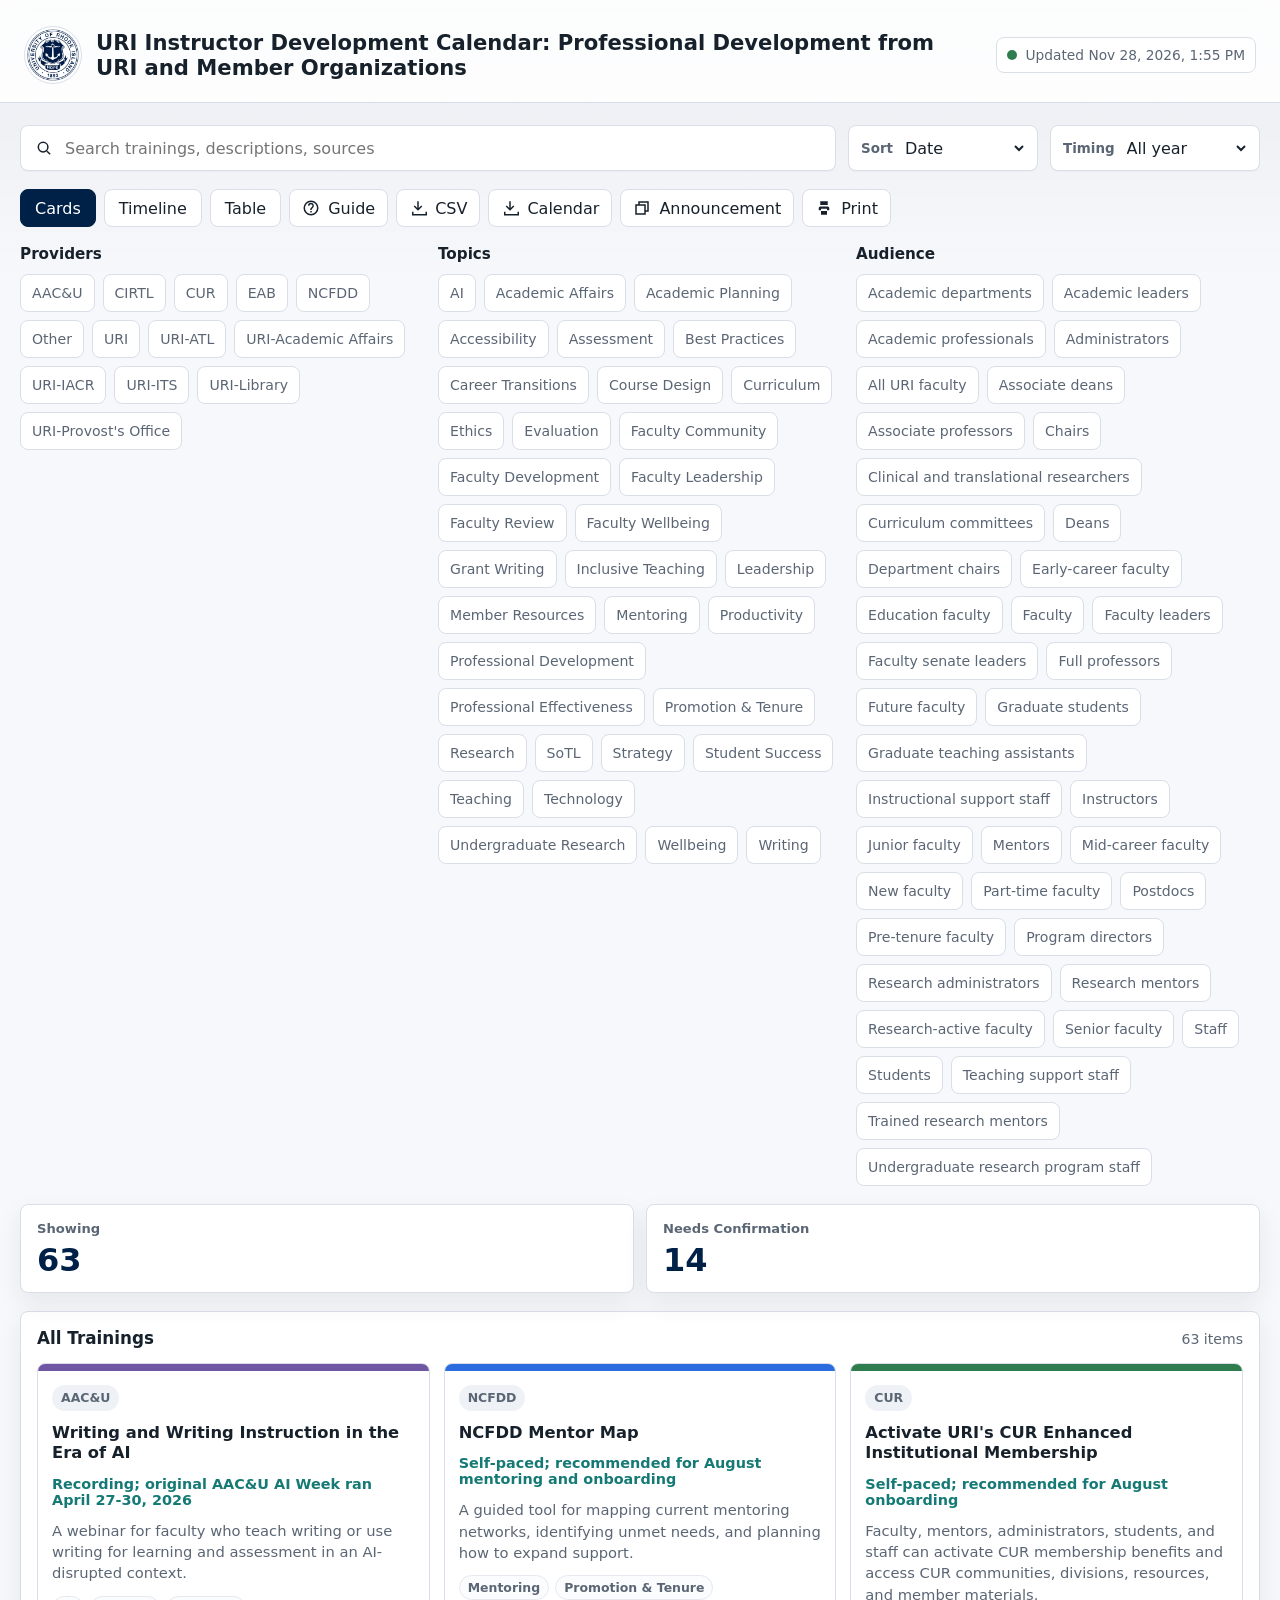
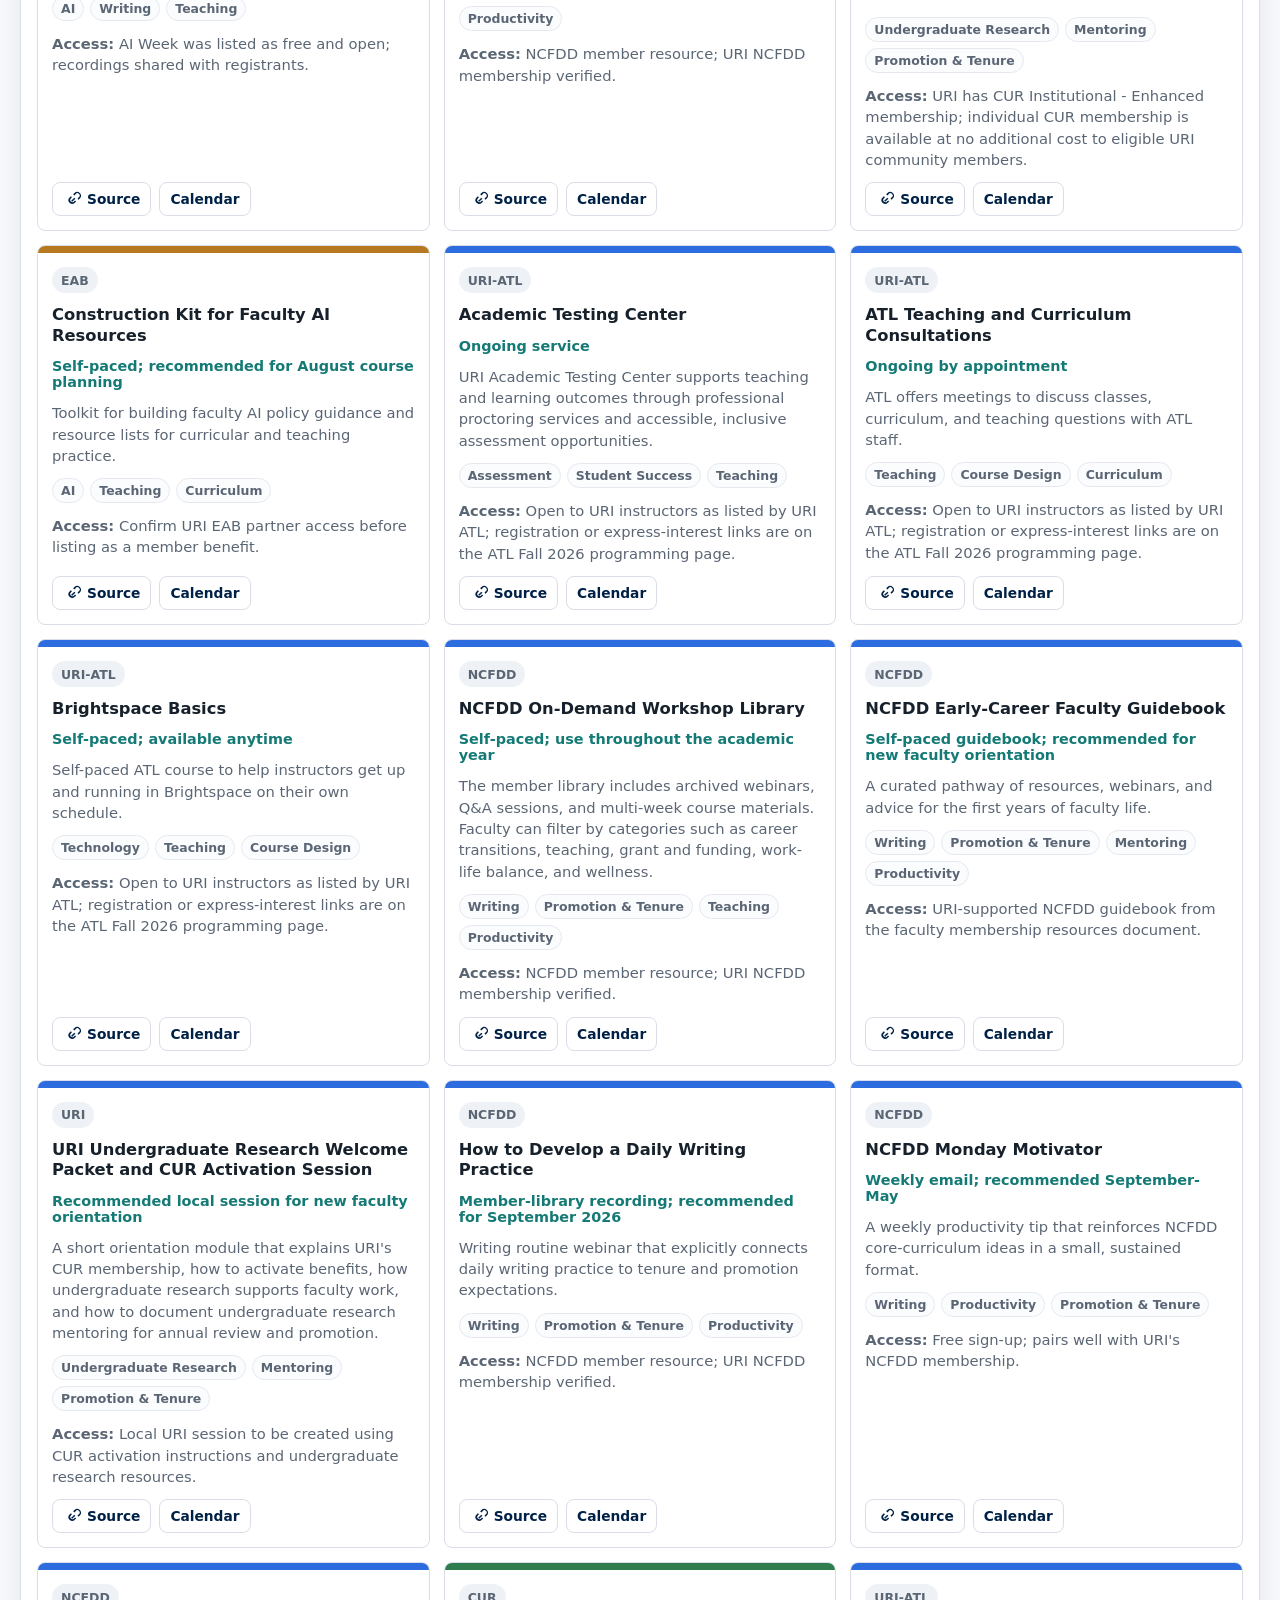
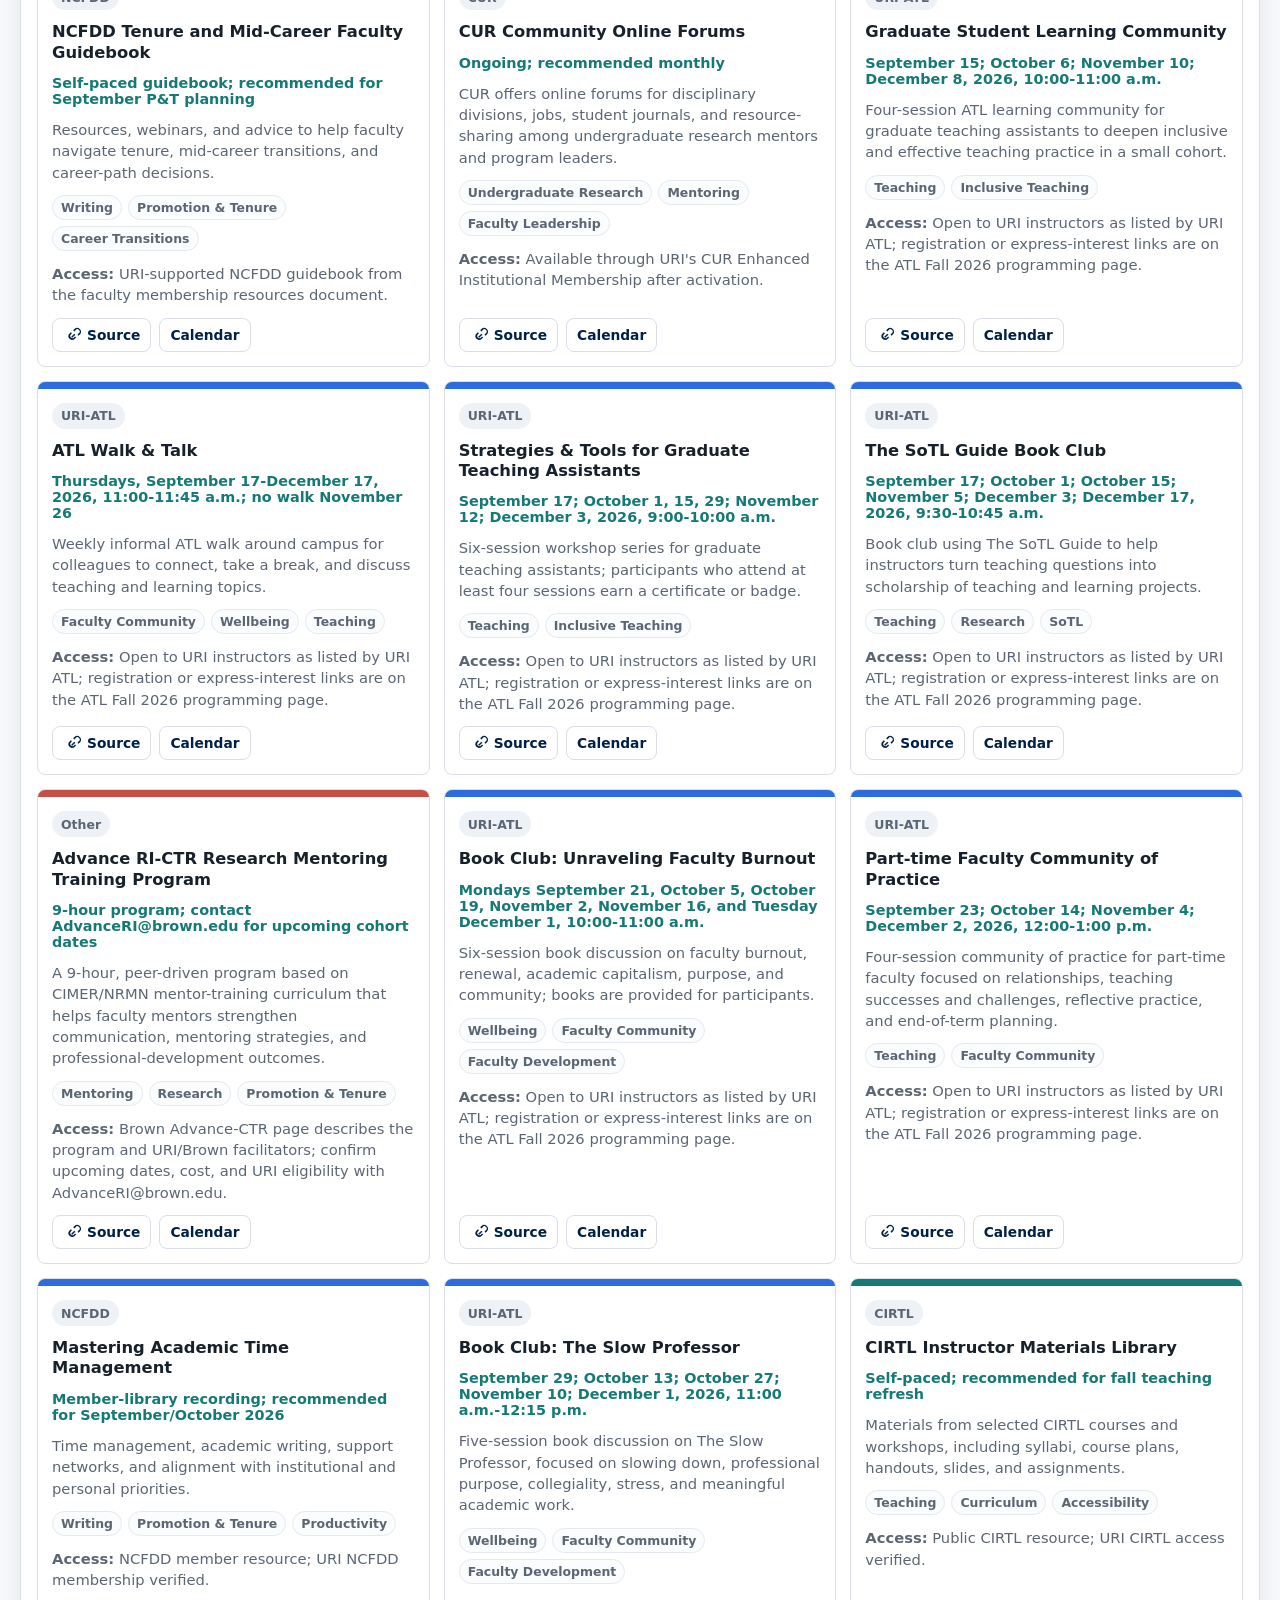
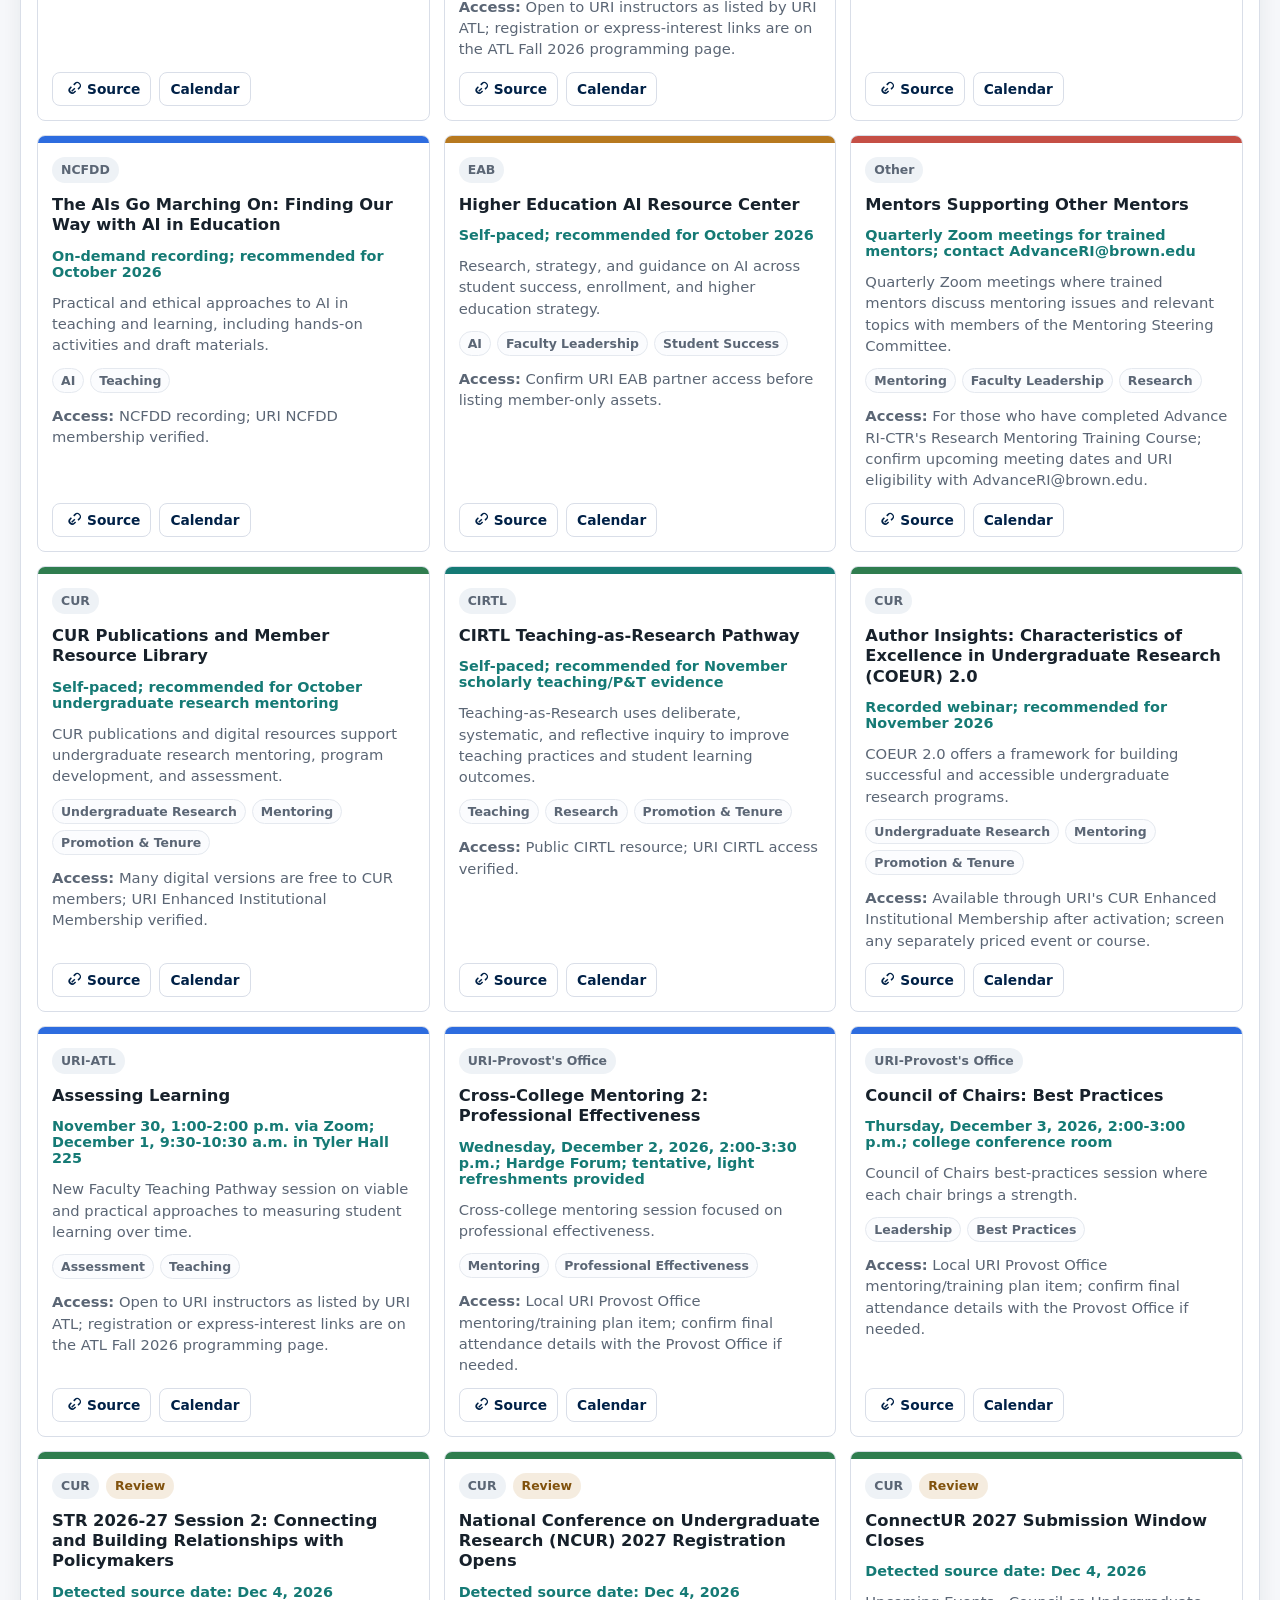
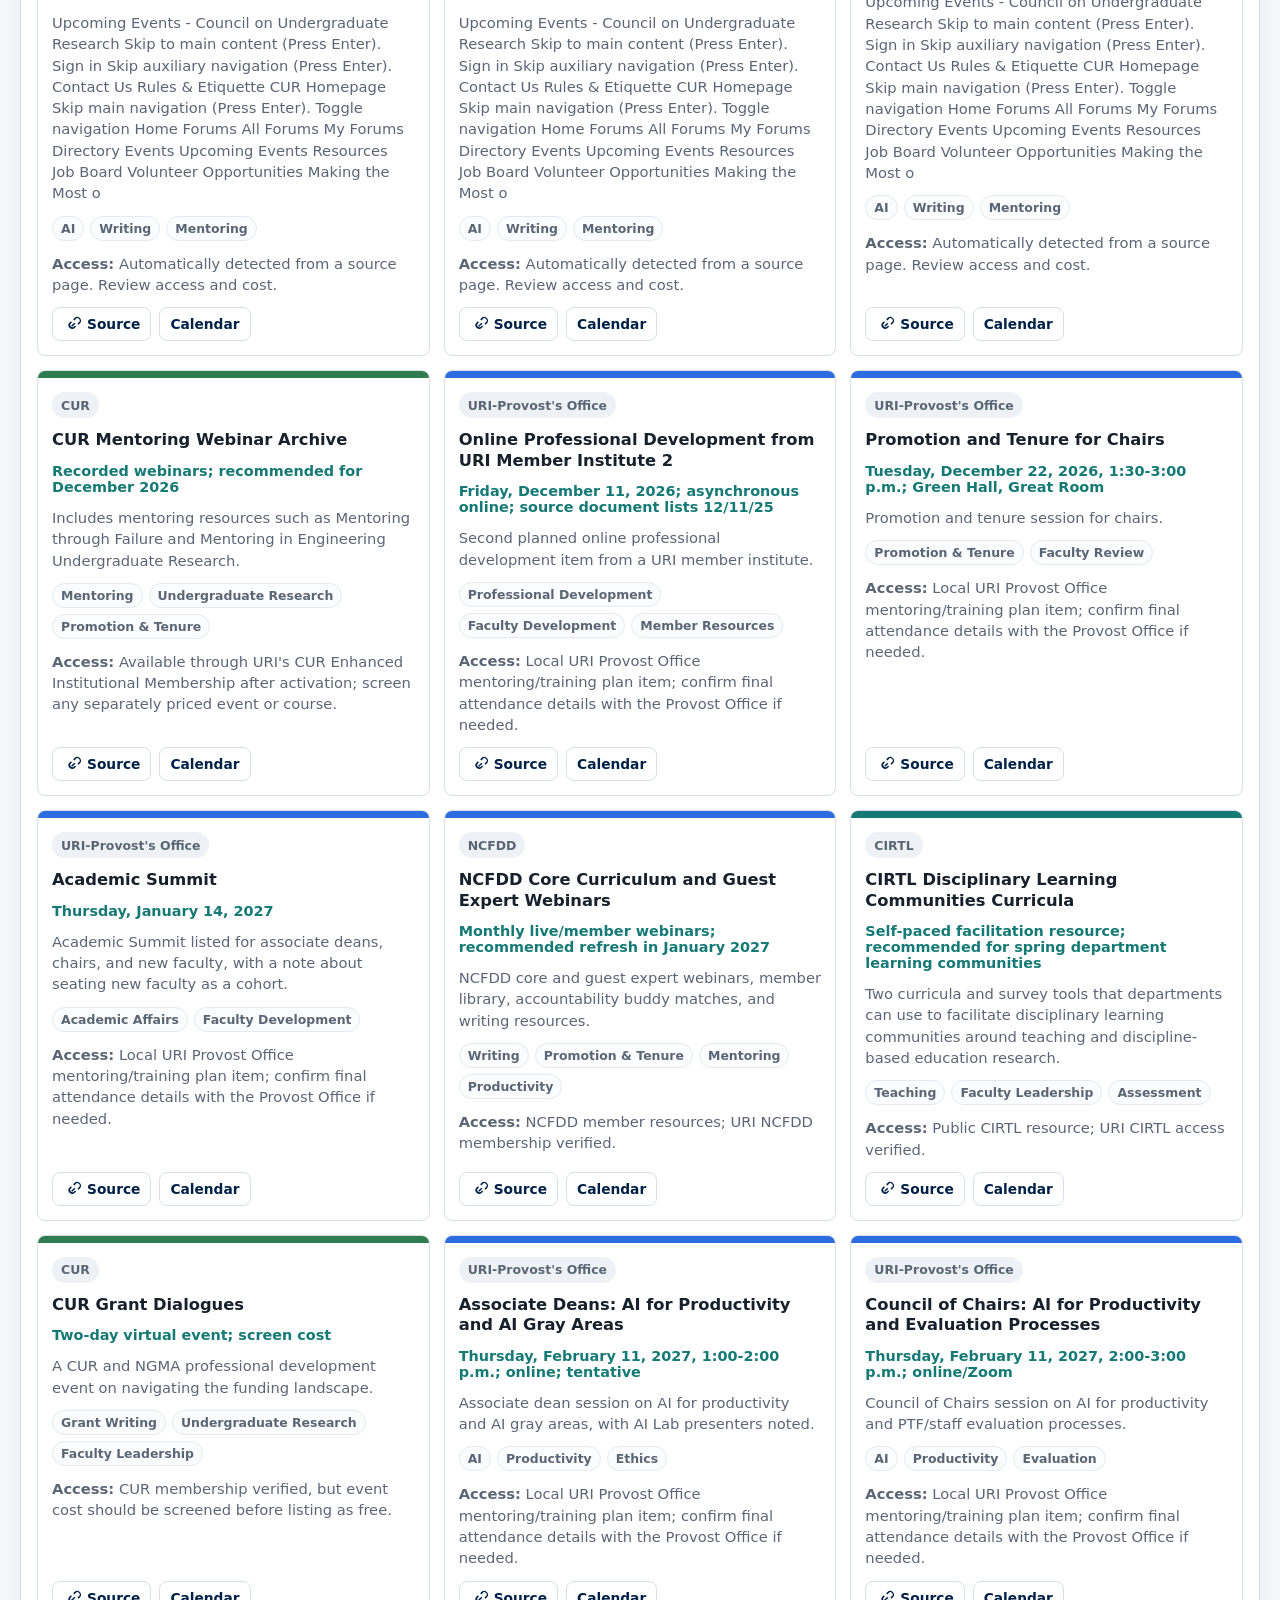
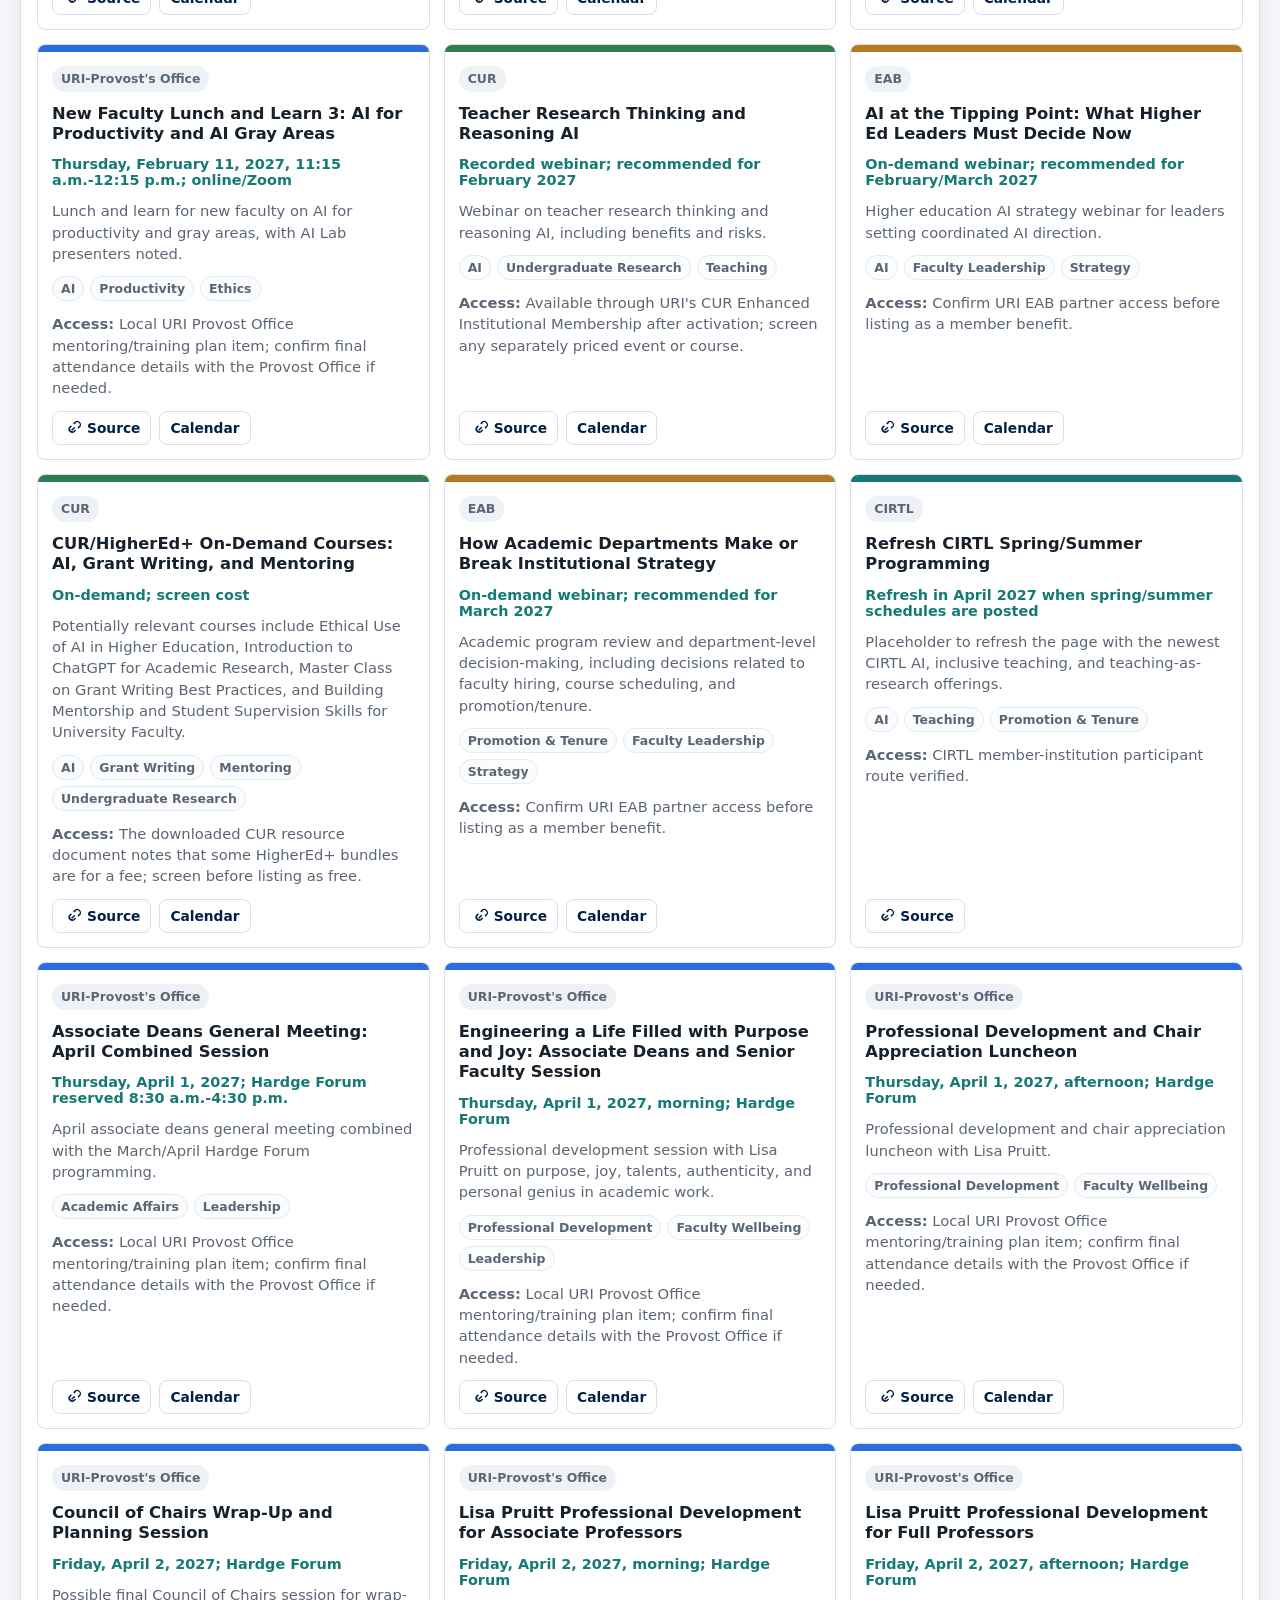
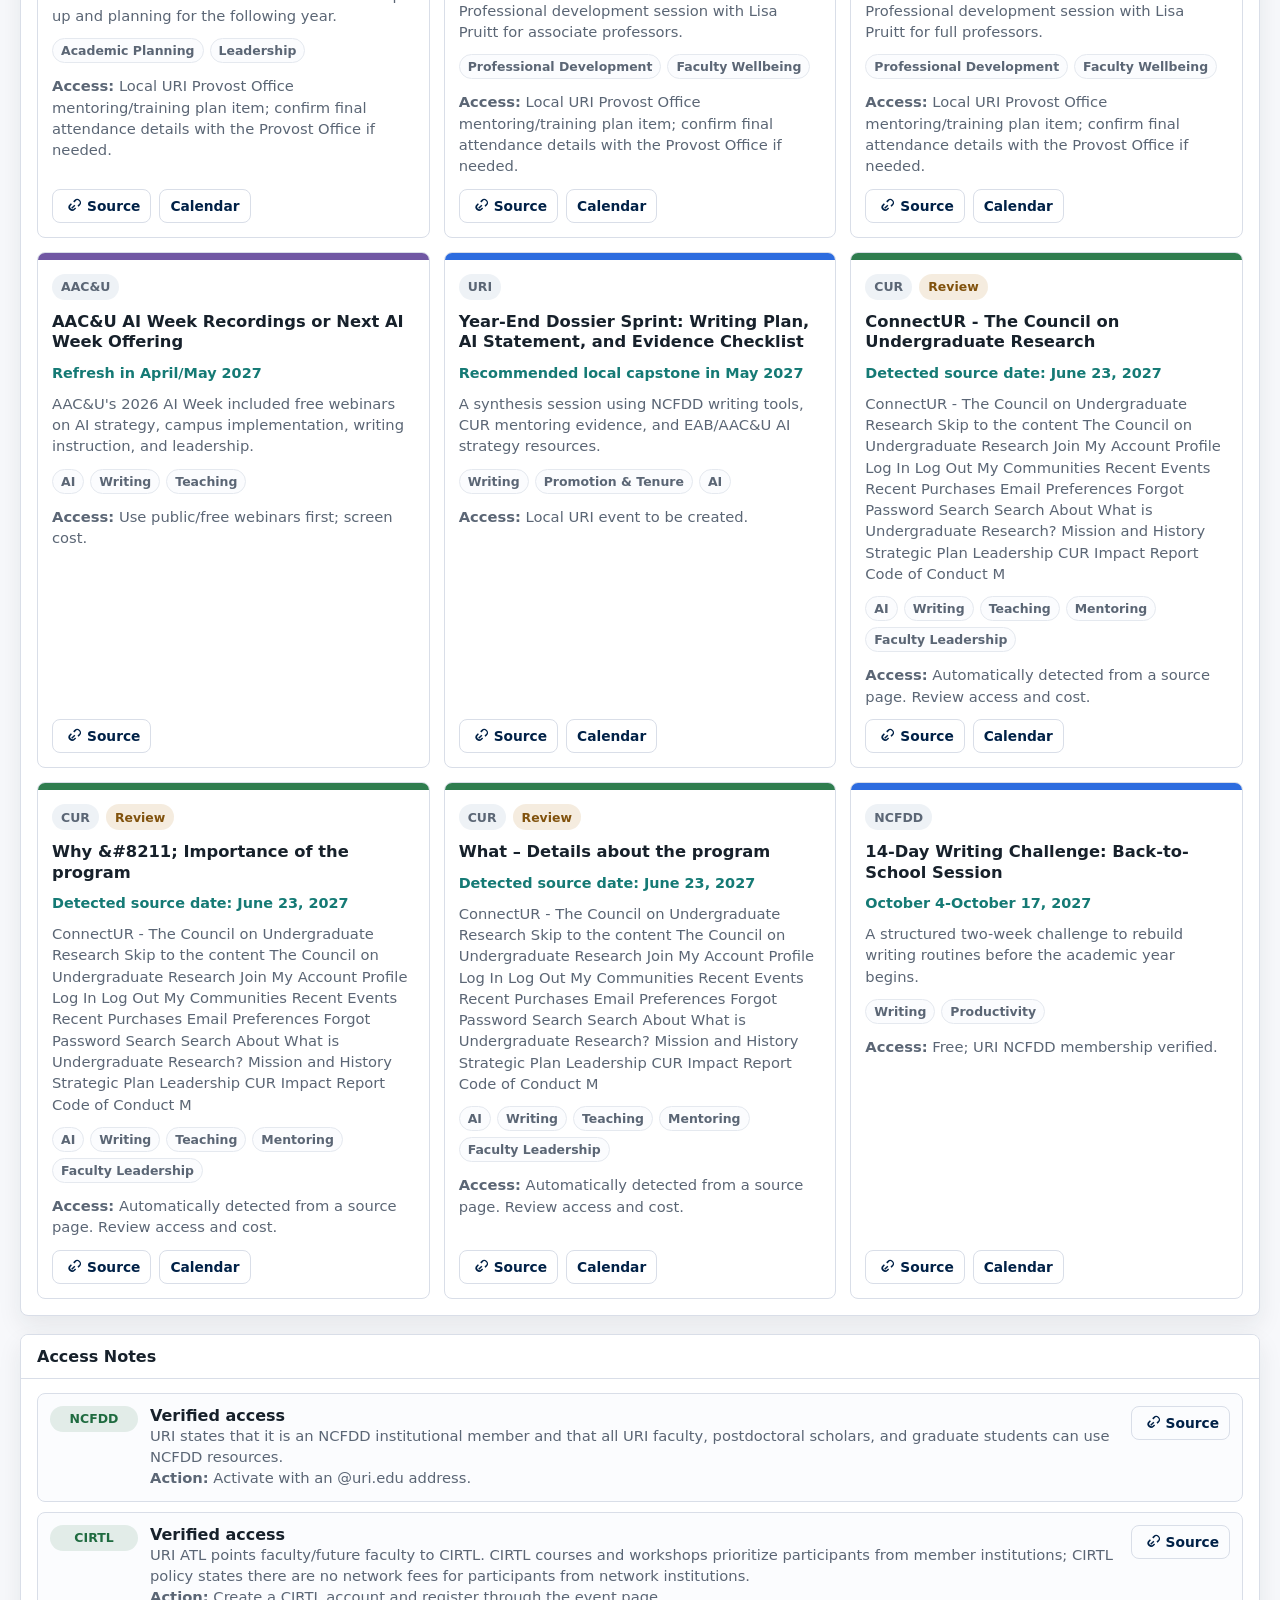
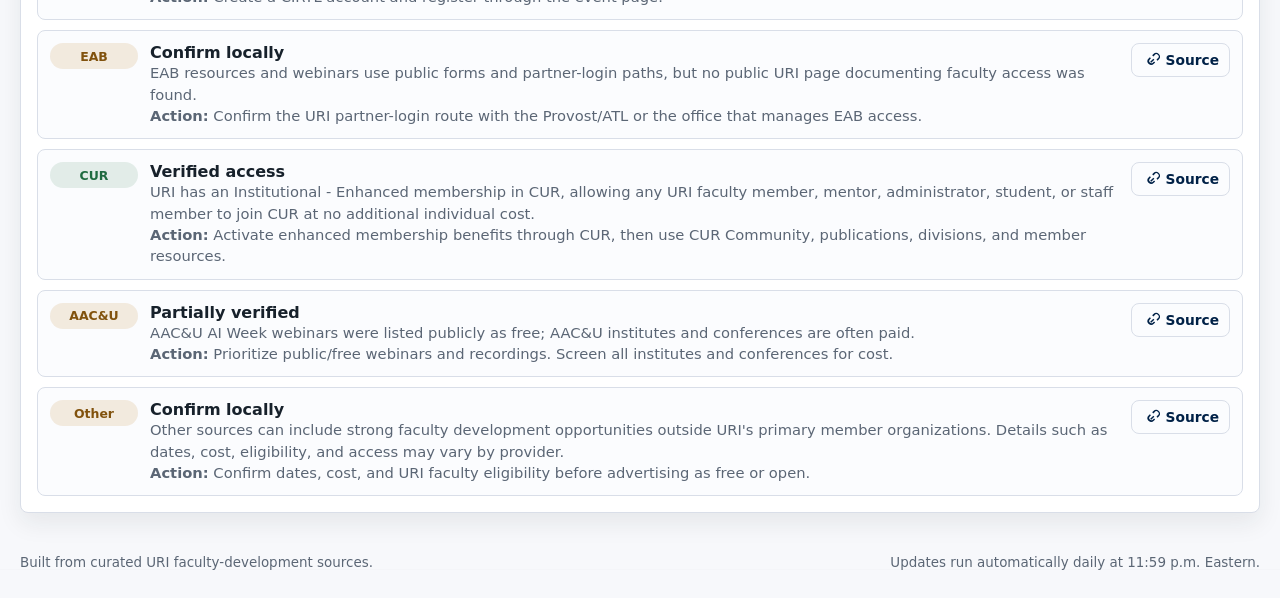
<file: index.html>
<!doctype html>
<html lang="en">
  <head>
    <meta charset="utf-8">
    <meta name="viewport" content="width=device-width, initial-scale=1">
    <title>URI Instructor Development Calendar: Professional Development from URI and Member Organizations</title>
    <link rel="stylesheet" href="./styles.css">
  </head>
  <body>
    <svg aria-hidden="true" class="icon-sprite">
      <symbol id="icon-search" viewBox="0 0 24 24">
        <path d="M10.8 18.2a7.4 7.4 0 1 1 0-14.8 7.4 7.4 0 0 1 0 14.8Zm0-2a5.4 5.4 0 1 0 0-10.8 5.4 5.4 0 0 0 0 10.8Zm10.1 3.5-1.4 1.4-4.2-4.2 1.4-1.4 4.2 4.2Z"/>
      </symbol>
      <symbol id="icon-refresh" viewBox="0 0 24 24">
        <path d="M17.8 6.2A8 8 0 0 0 4.1 11H2a10 10 0 0 1 16.4-7.7L21 1.9V8h-6.1l2.9-1.8ZM6.2 17.8A8 8 0 0 0 19.9 13H22A10 10 0 0 1 5.6 20.7L3 22.1V16h6.1l-2.9 1.8Z"/>
      </symbol>
      <symbol id="icon-download" viewBox="0 0 24 24">
        <path d="M11 3h2v9l3.3-3.3 1.4 1.4L12 15.8 6.3 10.1l1.4-1.4L11 12V3Zm-7 14h2v3h16v-3h2v5H4v-5Z"/>
      </symbol>
      <symbol id="icon-print" viewBox="0 0 24 24">
        <path d="M7 3h10v5H7V3Zm-2 9a2 2 0 0 1 2-2h10a2 2 0 0 1 2 2v3h-3v-2H8v2H5v-3Zm3 4h8v5H8v-5Z"/>
      </symbol>
      <symbol id="icon-link" viewBox="0 0 24 24">
        <path d="M8.8 17.2a5 5 0 0 1 0-7.1l1.7-1.7 1.4 1.4-1.7 1.7a3 3 0 0 0 4.2 4.2l1.7-1.7 1.4 1.4-1.7 1.7a5 5 0 0 1-7 0Zm2.1-2.8 4.2-4.2 1.4 1.4-4.2 4.2-1.4-1.4Zm2.7-8.6 1.7-1.7a5 5 0 1 1 7.1 7.1l-1.7 1.7-1.4-1.4 1.7-1.7a3 3 0 1 0-4.2-4.2l-1.7 1.7-1.5-1.5Z"/>
      </symbol>
      <symbol id="icon-copy" viewBox="0 0 24 24">
        <path d="M7 7V3h14v14h-4v4H3V7h4Zm2 0h8v8h2V5H9v2Zm-4 2v10h10V9H5Z"/>
      </symbol>
      <symbol id="icon-help" viewBox="0 0 24 24">
        <path d="M11 18h2v-2h-2v2Zm1-16a10 10 0 1 0 0 20 10 10 0 0 0 0-20Zm0 18a8 8 0 1 1 0-16 8 8 0 0 1 0 16Zm0-15a4 4 0 0 0-4 4h2a2 2 0 1 1 3.2 1.6c-1.4 1-2.2 1.9-2.2 3.4v.5h2V14c0-.8.4-1.2 1.4-1.9A4 4 0 0 0 12 5Z"/>
      </symbol>
    </svg>

    <header class="topbar">
      <div class="brand-block">
        <div class="seal-mark" aria-hidden="true">
          <img src="./assets/uri-seal-web.png" alt="">
        </div>
        <div>
          <h1>URI Instructor Development Calendar: Professional Development from URI and Member Organizations</h1>
        </div>
      </div>
      <div class="status-block" id="statusBlock">
        <span class="status-dot" id="statusDot"></span>
        <span id="lastUpdatedText">Loading data...</span>
      </div>
    </header>

    <main>
      <section class="toolbar" aria-label="Training filters">
        <label class="search-box has-tooltip" data-tooltip="Search by training title, provider, topic, description, access note, or source.">
          <svg class="button-icon" aria-hidden="true"><use href="#icon-search"></use></svg>
          <input id="searchInput" type="search" placeholder="Search trainings, descriptions, sources">
        </label>
        <label class="select-wrap has-tooltip" data-tooltip="Change the order of the currently visible trainings.">
          <span>Sort</span>
          <select id="sortSelect">
            <option value="date">Date</option>
            <option value="provider">Provider</option>
            <option value="priority">Priority</option>
          </select>
        </label>
        <label class="select-wrap has-tooltip" data-tooltip="Filter by the part of the year when a training is most useful.">
          <span>Timing</span>
          <select id="timeSelect">
            <option value="all">All year</option>
            <option value="upcoming">Upcoming dated items</option>
            <option value="summer">Summer 2026</option>
            <option value="fall">Fall 2026</option>
            <option value="spring">Spring 2027</option>
          </select>
        </label>
      </section>

      <section class="quick-actions" aria-label="Page actions">
        <button id="viewCards" class="mode-button active has-tooltip" type="button" aria-pressed="true" data-tooltip="Browse full training cards with dates, access notes, topics, and source links.">Cards</button>
        <button id="viewTimeline" class="mode-button has-tooltip" type="button" aria-pressed="false" data-tooltip="Group visible trainings by month.">Timeline</button>
        <button id="viewTable" class="mode-button has-tooltip" type="button" aria-pressed="false" data-tooltip="See a compact spreadsheet-style version of the visible list.">Table</button>
        <button id="guideButton" class="icon-button has-tooltip" type="button" aria-expanded="false" aria-controls="guidePanel" data-tooltip="Open a short guide to the filters, buttons, and list categories.">
          <svg class="button-icon" aria-hidden="true"><use href="#icon-help"></use></svg>
          Guide
        </button>
        <button id="csvButton" class="icon-button has-tooltip" type="button" data-tooltip="Download the currently visible list as a CSV file.">
          <svg class="button-icon" aria-hidden="true"><use href="#icon-download"></use></svg>
          CSV
        </button>
        <button id="icsButton" class="icon-button has-tooltip" type="button" data-tooltip="Download dated visible items as an .ics calendar file.">
          <svg class="button-icon" aria-hidden="true"><use href="#icon-download"></use></svg>
          Calendar
        </button>
        <button id="copyButton" class="icon-button has-tooltip" type="button" data-tooltip="Copy short announcement text for the currently featured items.">
          <svg class="button-icon" aria-hidden="true"><use href="#icon-copy"></use></svg>
          Announcement
        </button>
        <button id="printButton" class="icon-button has-tooltip" type="button" data-tooltip="Open a print-friendly version of the current page.">
          <svg class="button-icon" aria-hidden="true"><use href="#icon-print"></use></svg>
          Print
        </button>
      </section>

      <section id="guidePanel" class="guide-panel" aria-label="Button guide" hidden>
        <div class="guide-head">
          <h2>Button Guide</h2>
          <button id="guideClose" class="mode-button" type="button">Close</button>
        </div>
        <div class="guide-grid">
          <article>
            <h3>Filters</h3>
            <p><strong>Search</strong> narrows by title, provider, topic, description, access note, or source.</p>
            <p><strong>Sort</strong> orders by date, provider, or priority.</p>
            <p><strong>Timing</strong> limits the list to all year, upcoming, summer, fall, or spring.</p>
          </article>
          <article>
            <h3>Views and Exports</h3>
            <p><strong>Cards</strong> is the full browsing view and moves the card results to the top of the viewport.</p>
            <p><strong>Timeline</strong> groups items by month and moves the timeline results to the top of the viewport.</p>
            <p><strong>Table</strong> is a compact list for scanning and moves the table results to the top of the viewport.</p>
            <p><strong>CSV</strong>, <strong>Calendar</strong>, <strong>Announcement</strong>, and <strong>Print</strong> export the current filtered list.</p>
          </article>
          <article>
            <h3>Audience Chips</h3>
            <p><strong>Audience chips</strong> show only trainings for selected career stages or roles.</p>
            <p>Use them to scan programming for groups such as new faculty, chairs, associate professors, graduate students, or instructors.</p>
          </article>
          <article>
            <h3>Provider, Topic, and Audience Chips</h3>
            <p><strong>Provider chips</strong> show only trainings from selected organizations or categories such as Other.</p>
            <p><strong>Topic chips</strong> show only selected themes such as AI, Writing, Promotion & Tenure, Teaching, or Mentoring.</p>
            <p><strong>Audience chips</strong> show only selected career stages, faculty roles, or learner groups.</p>
            <p><strong>Source</strong> links open the provider or evidence page for a card or access note.</p>
          </article>
        </div>
      </section>

      <section class="chips-area" aria-label="Provider, topic, and audience filters">
        <div>
          <h2>Providers</h2>
          <div id="providerChips" class="chip-row"></div>
        </div>
        <div>
          <h2>Topics</h2>
          <div id="topicChips" class="chip-row"></div>
        </div>
        <div>
          <h2>Audience</h2>
          <div id="audienceChips" class="chip-row"></div>
        </div>
      </section>

      <section class="metrics-grid" aria-label="Summary metrics">
        <article class="metric-tile">
          <span class="metric-label">Showing</span>
          <strong id="metricShowing">0</strong>
        </article>
        <article class="metric-tile">
          <span class="metric-label">Needs Confirmation</span>
          <strong id="metricConfirm">0</strong>
        </article>
      </section>

      <section class="results-shell" aria-label="Training results">
        <div class="results-head">
          <h2 id="resultsTitle">Recommended Trainings</h2>
          <span id="resultsCount"></span>
        </div>
        <div id="emptyState" class="empty-state" hidden>No trainings match the current filters.</div>
        <div id="cardsView" class="cards-grid"></div>
        <div id="timelineView" class="timeline-view" hidden></div>
        <div id="tableView" class="table-view" hidden></div>
      </section>

      <section class="access-panel" aria-label="Access notes">
        <button class="section-toggle" id="accessToggle" type="button">Access Notes</button>
        <div id="accessNotes" class="access-notes open"></div>
      </section>
    </main>

    <footer class="site-footer">
      <span>Built from curated URI faculty-development sources.</span>
      <span id="serverStatus">Updates run automatically daily at 11:59 p.m. Eastern.</span>
    </footer>

    <script src="./app.js" type="module"></script>
  </body>
</html>
</file>
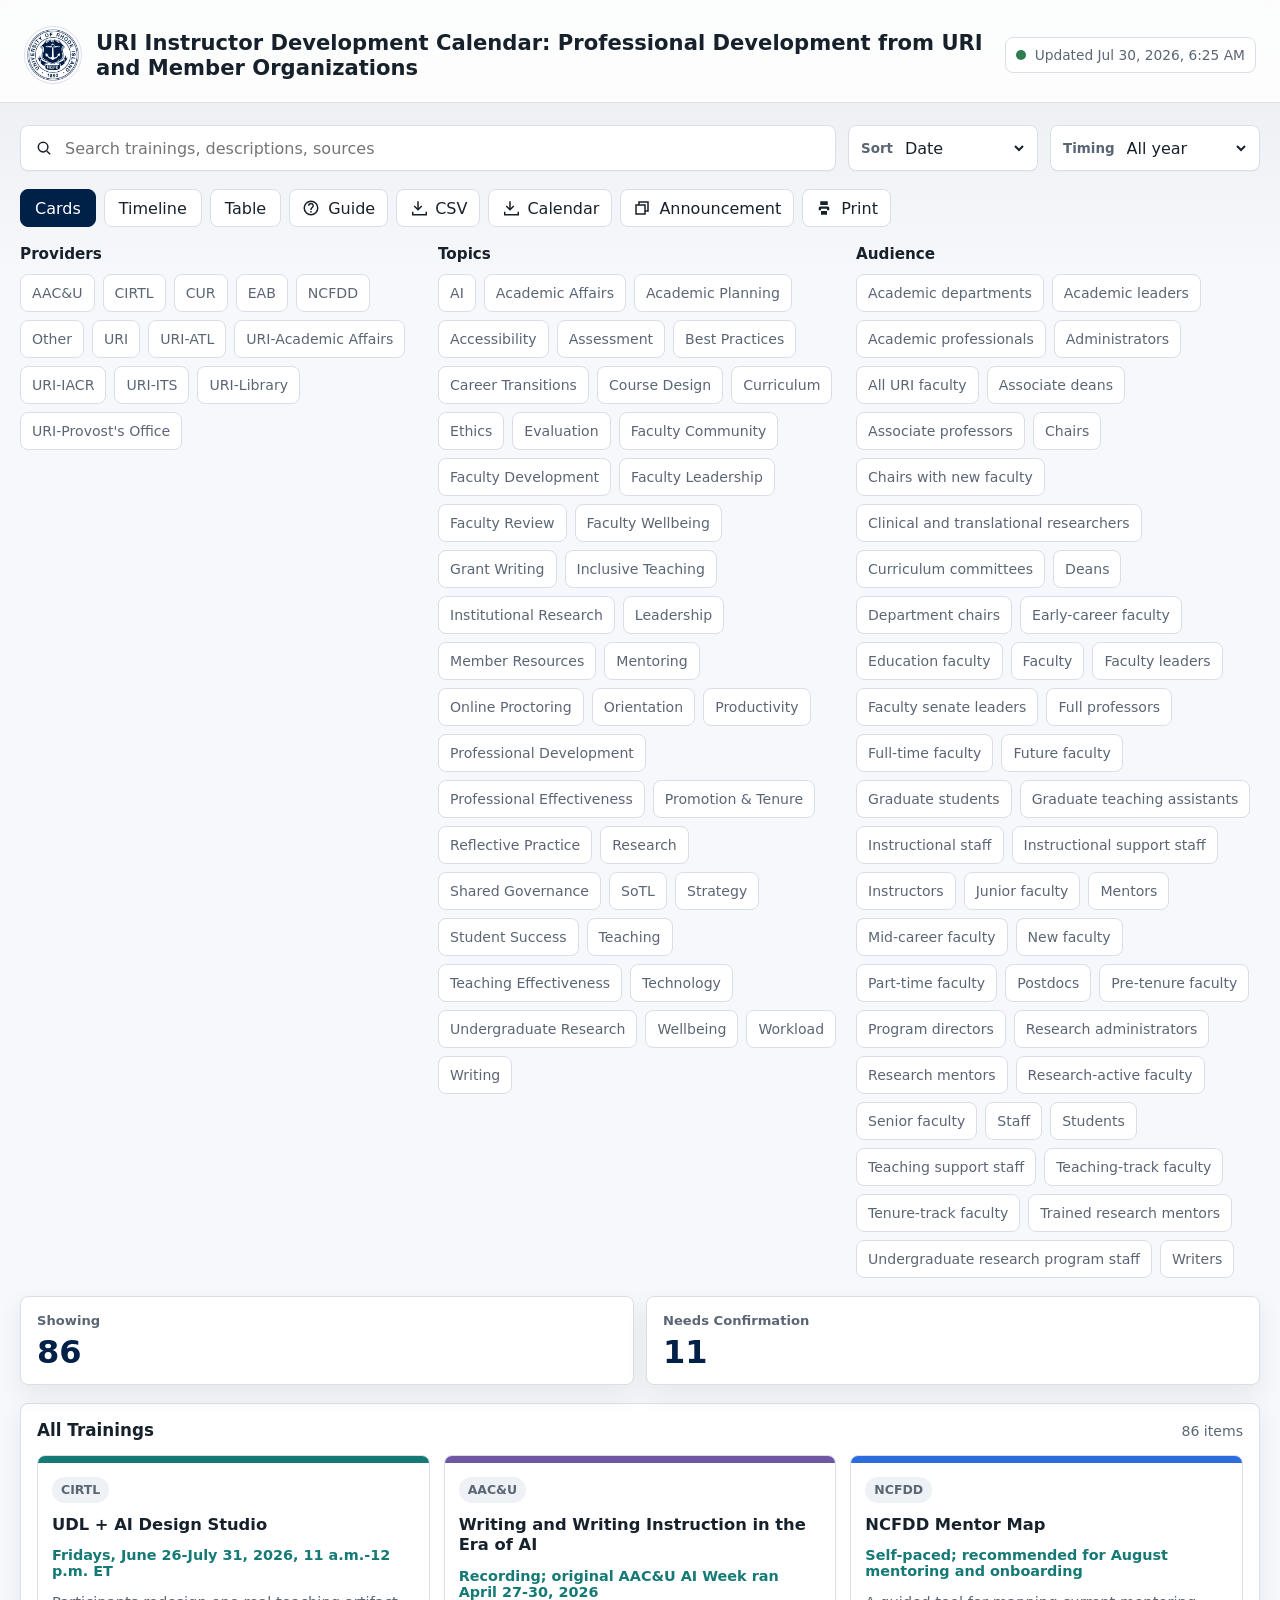
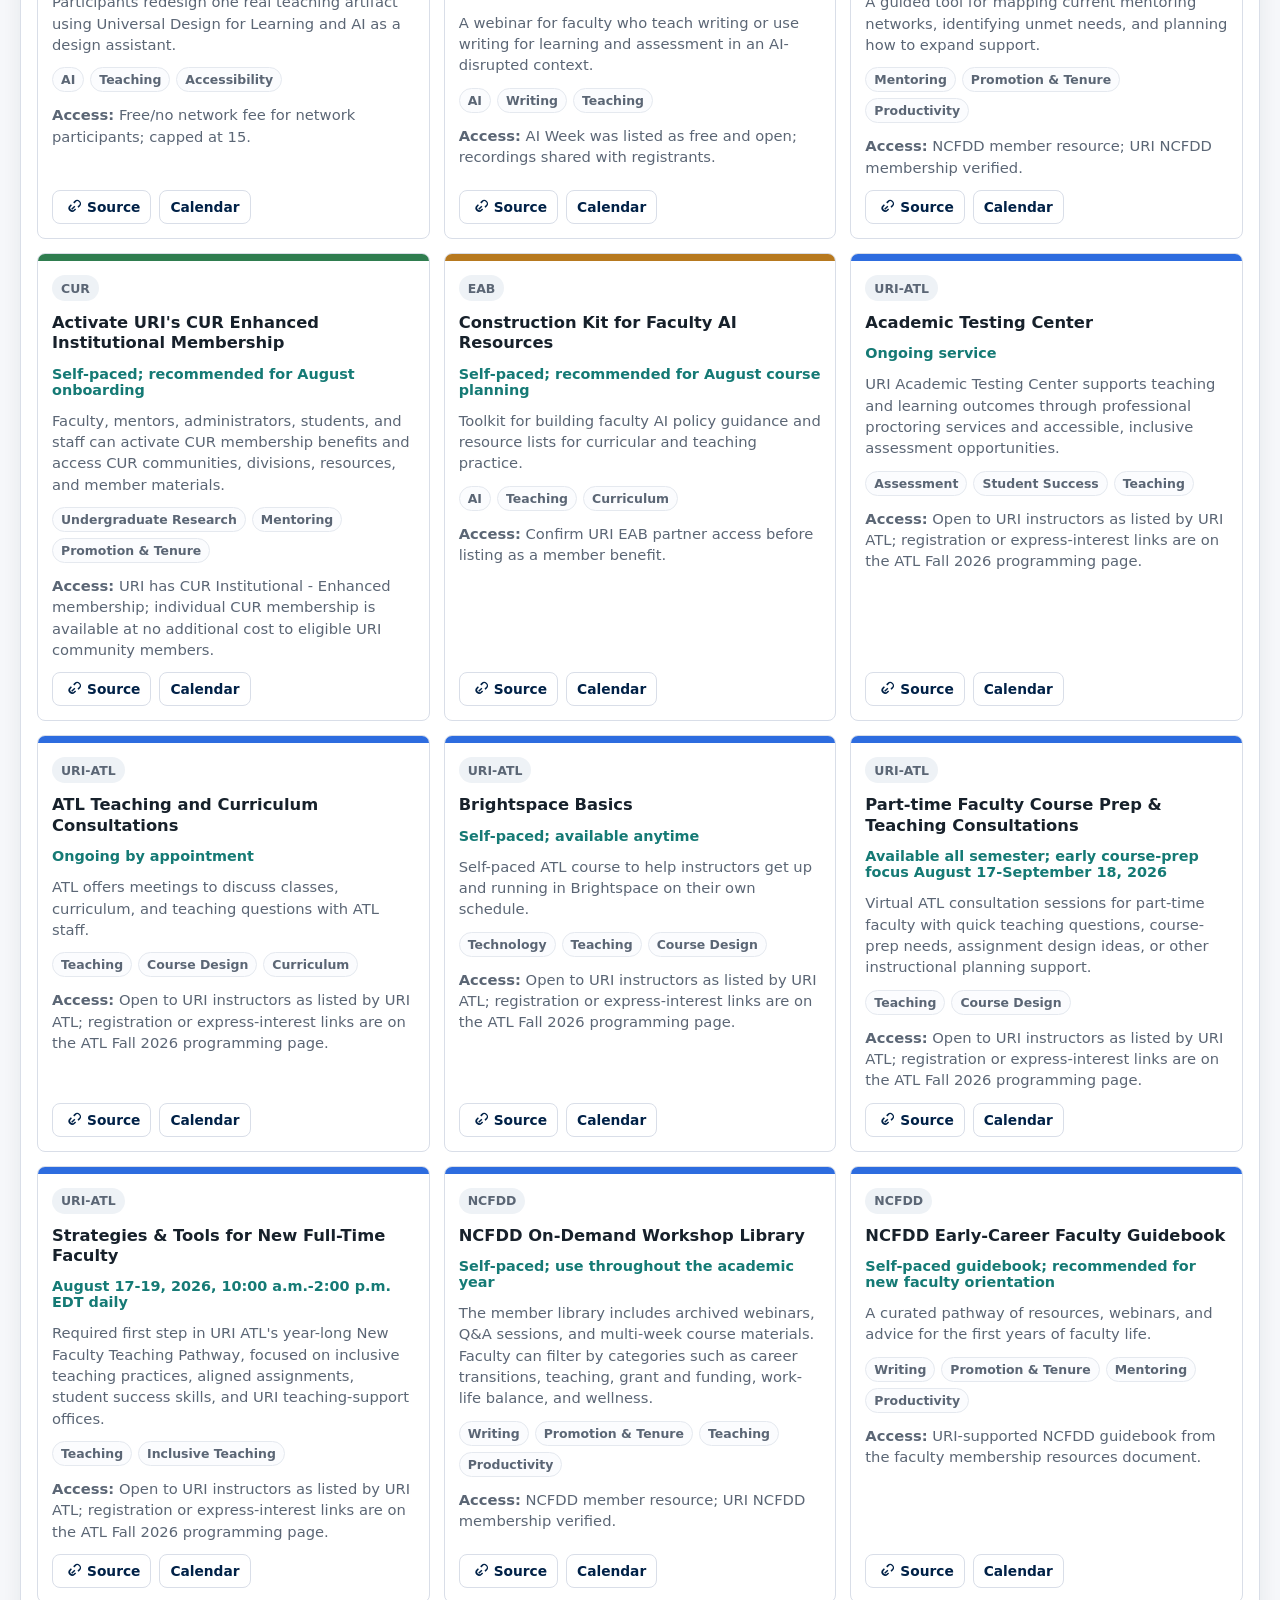
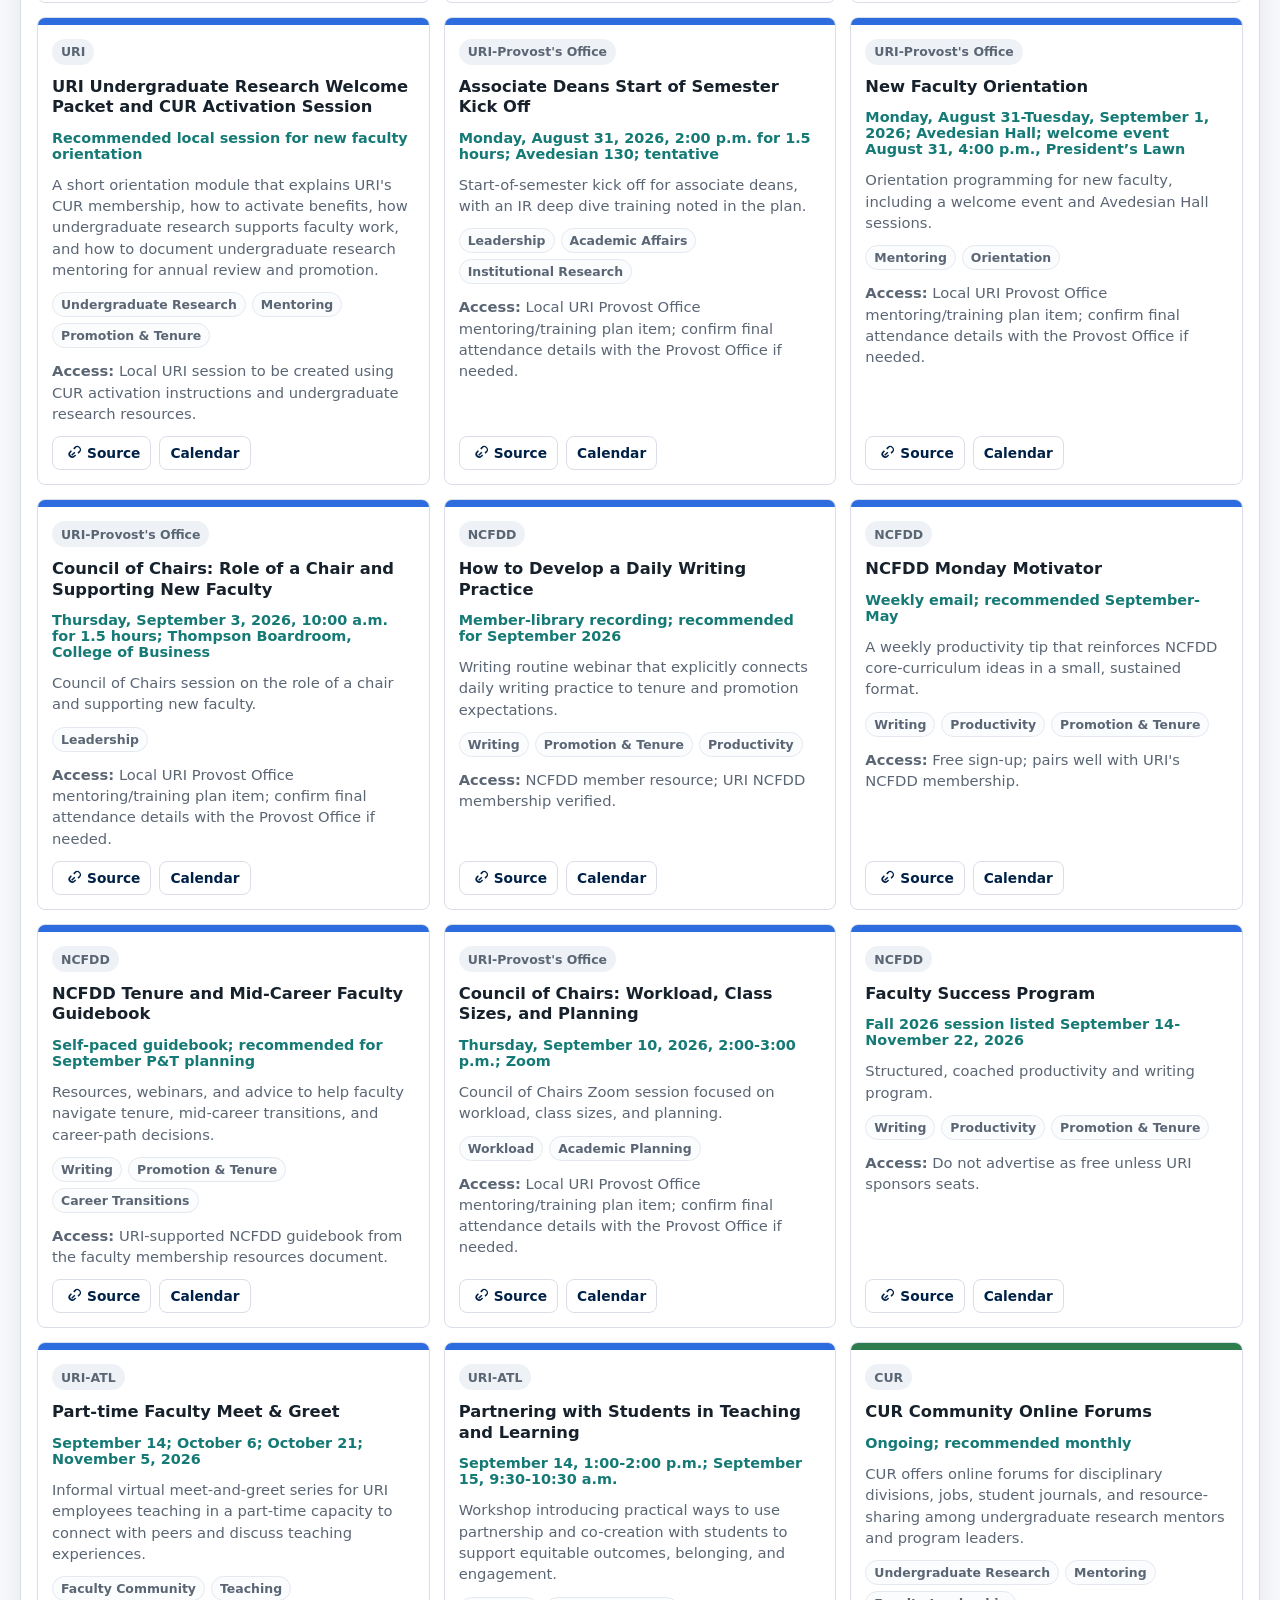
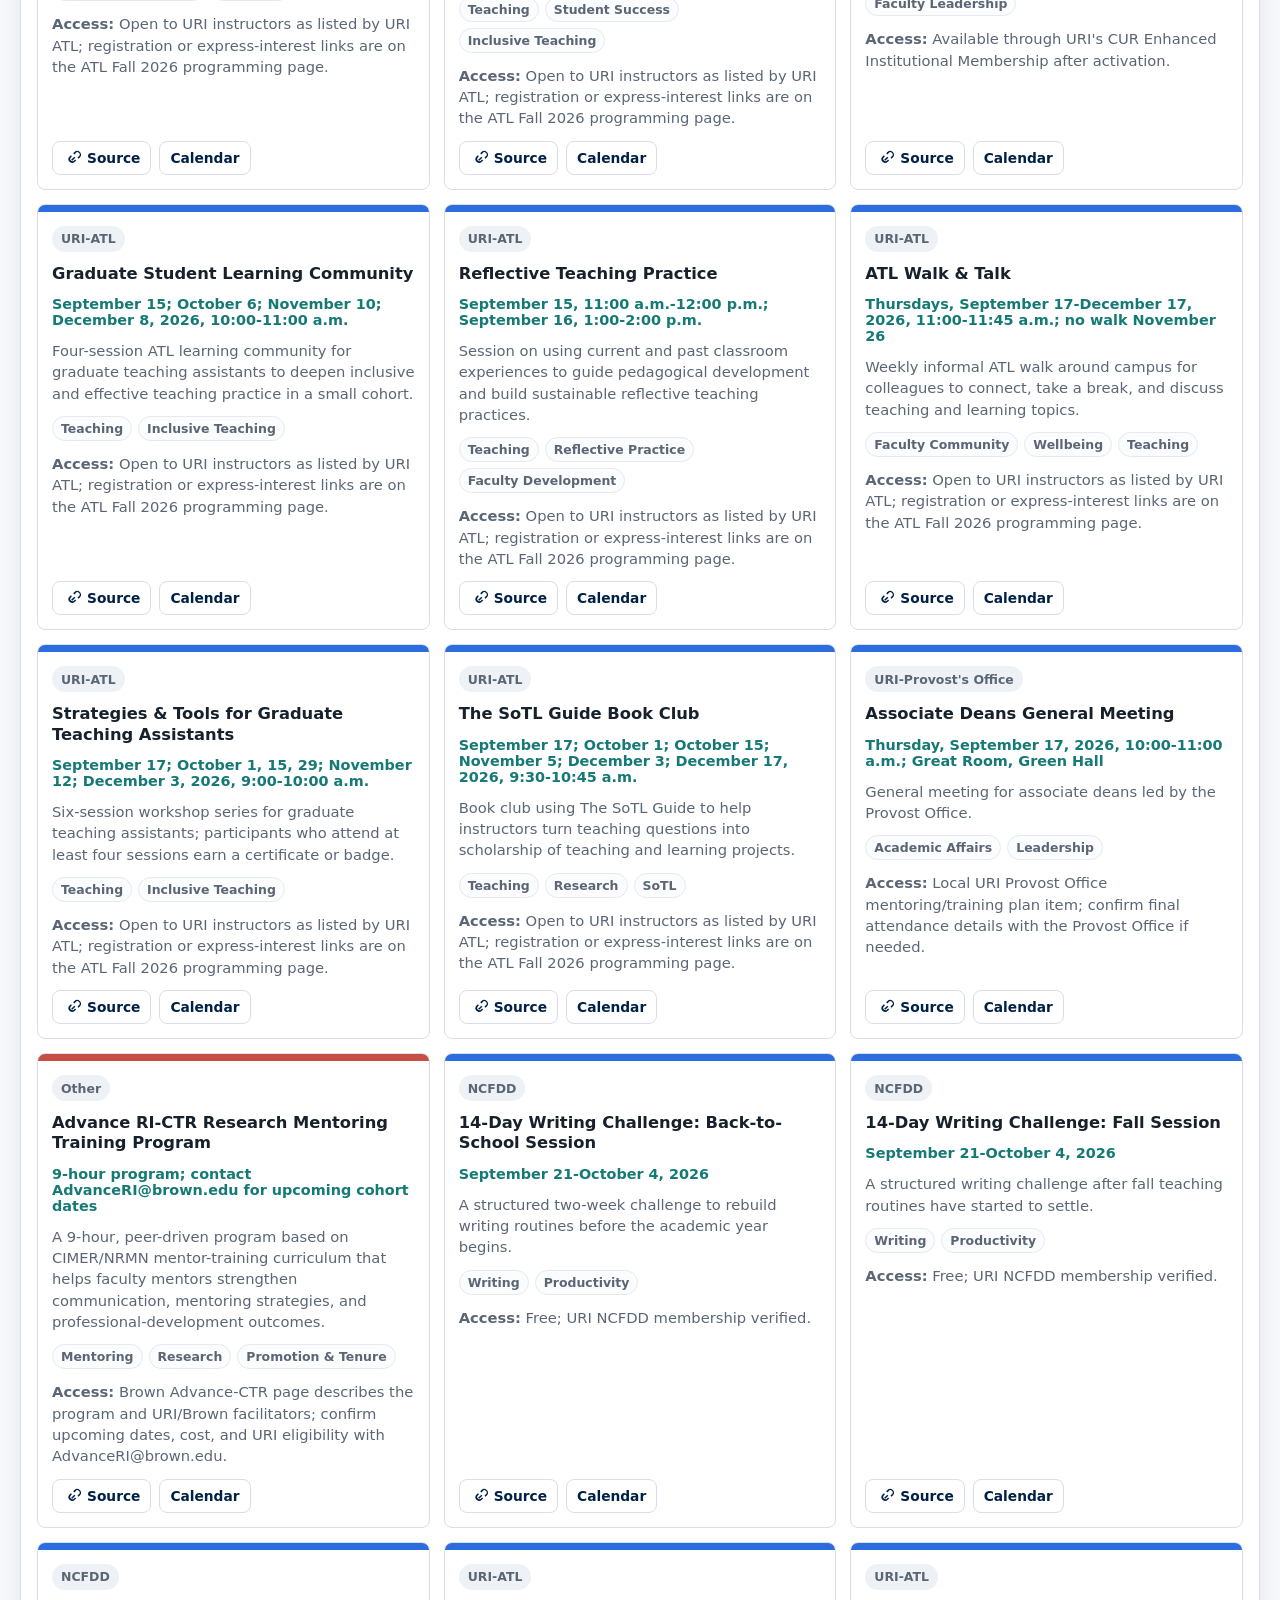
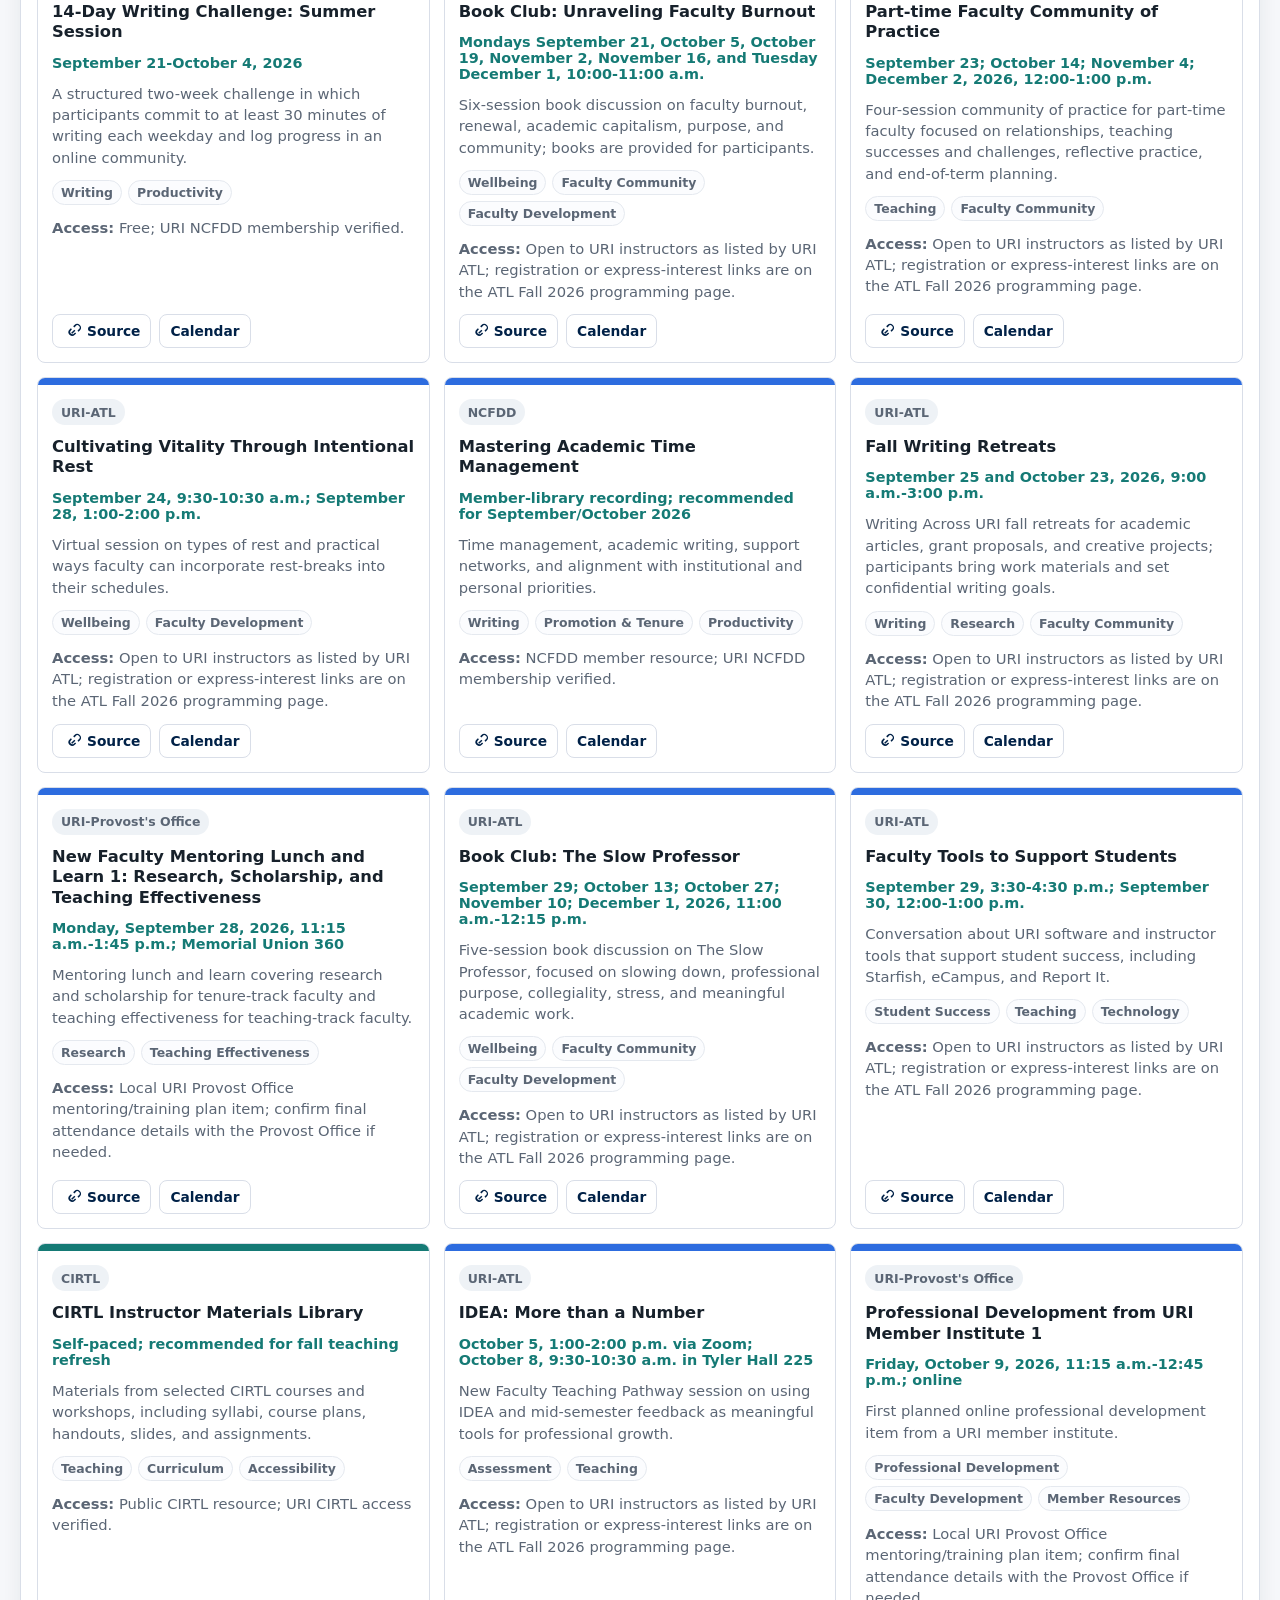
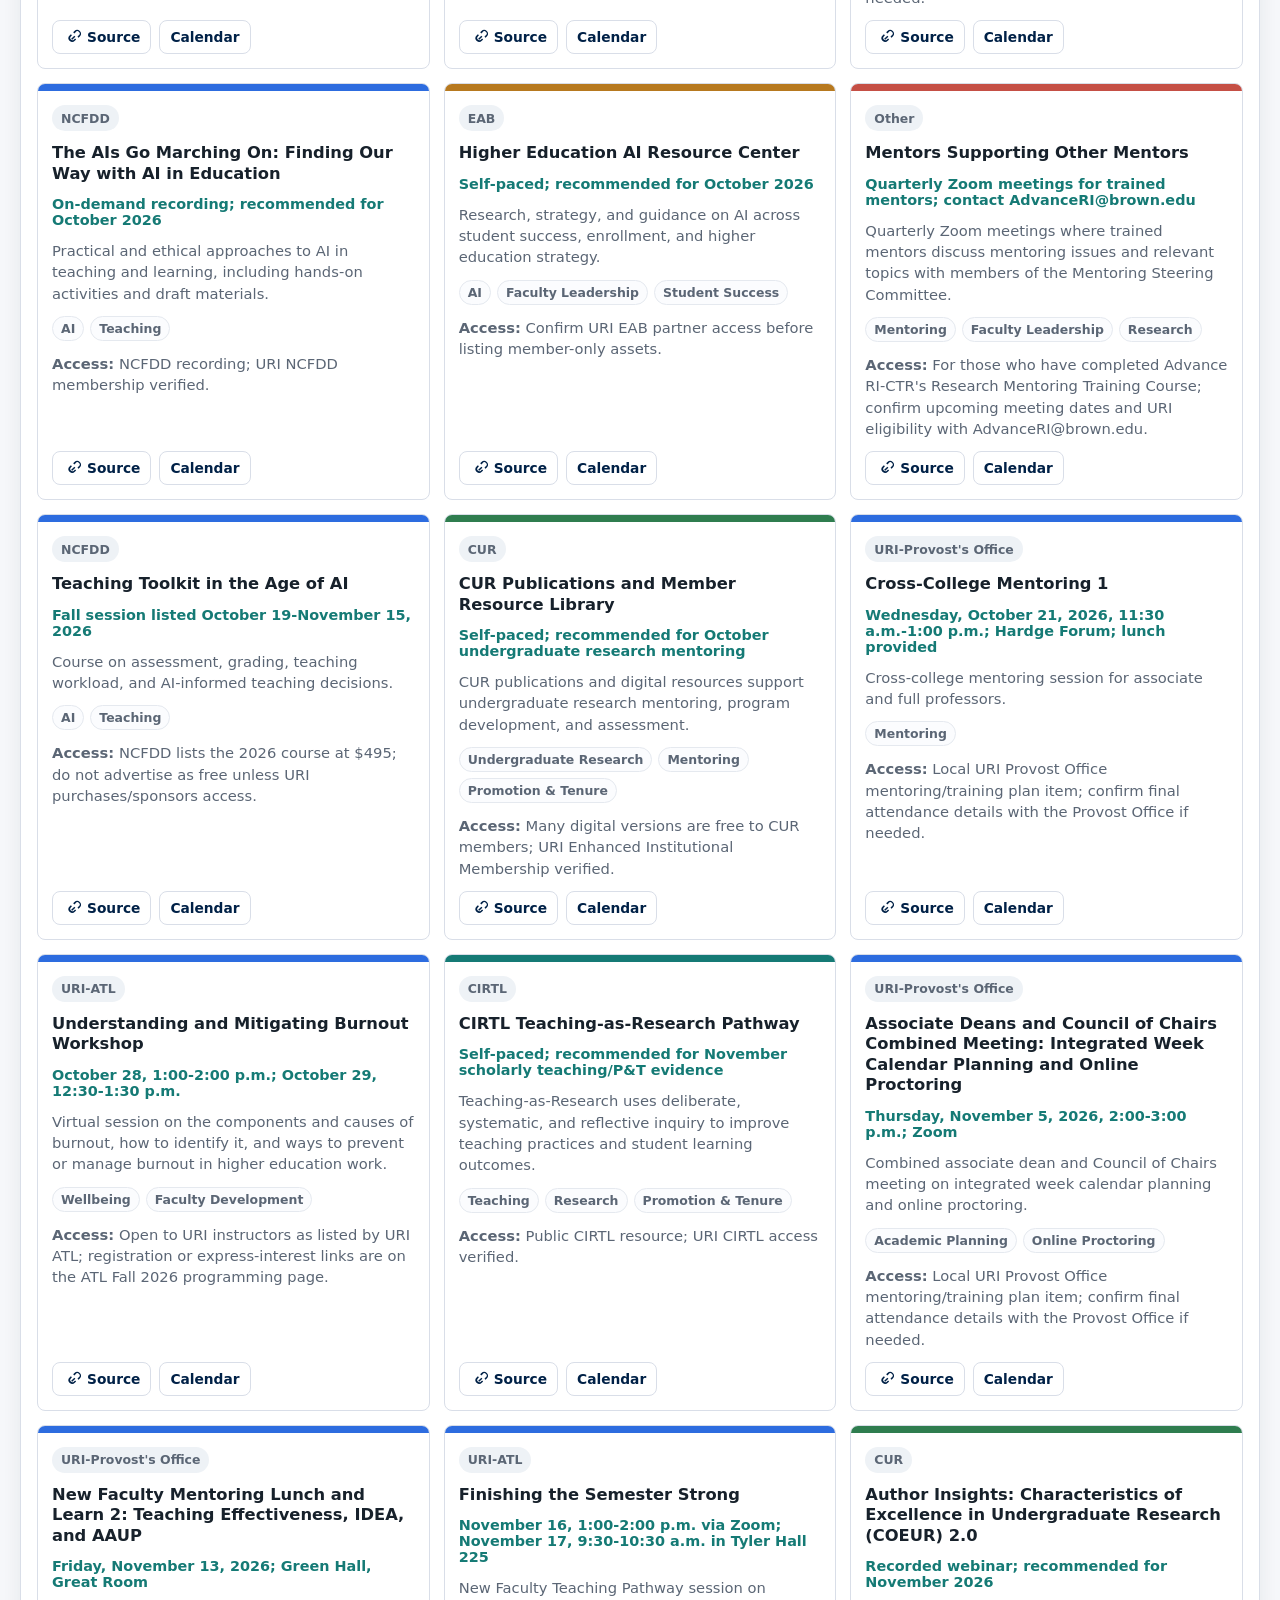
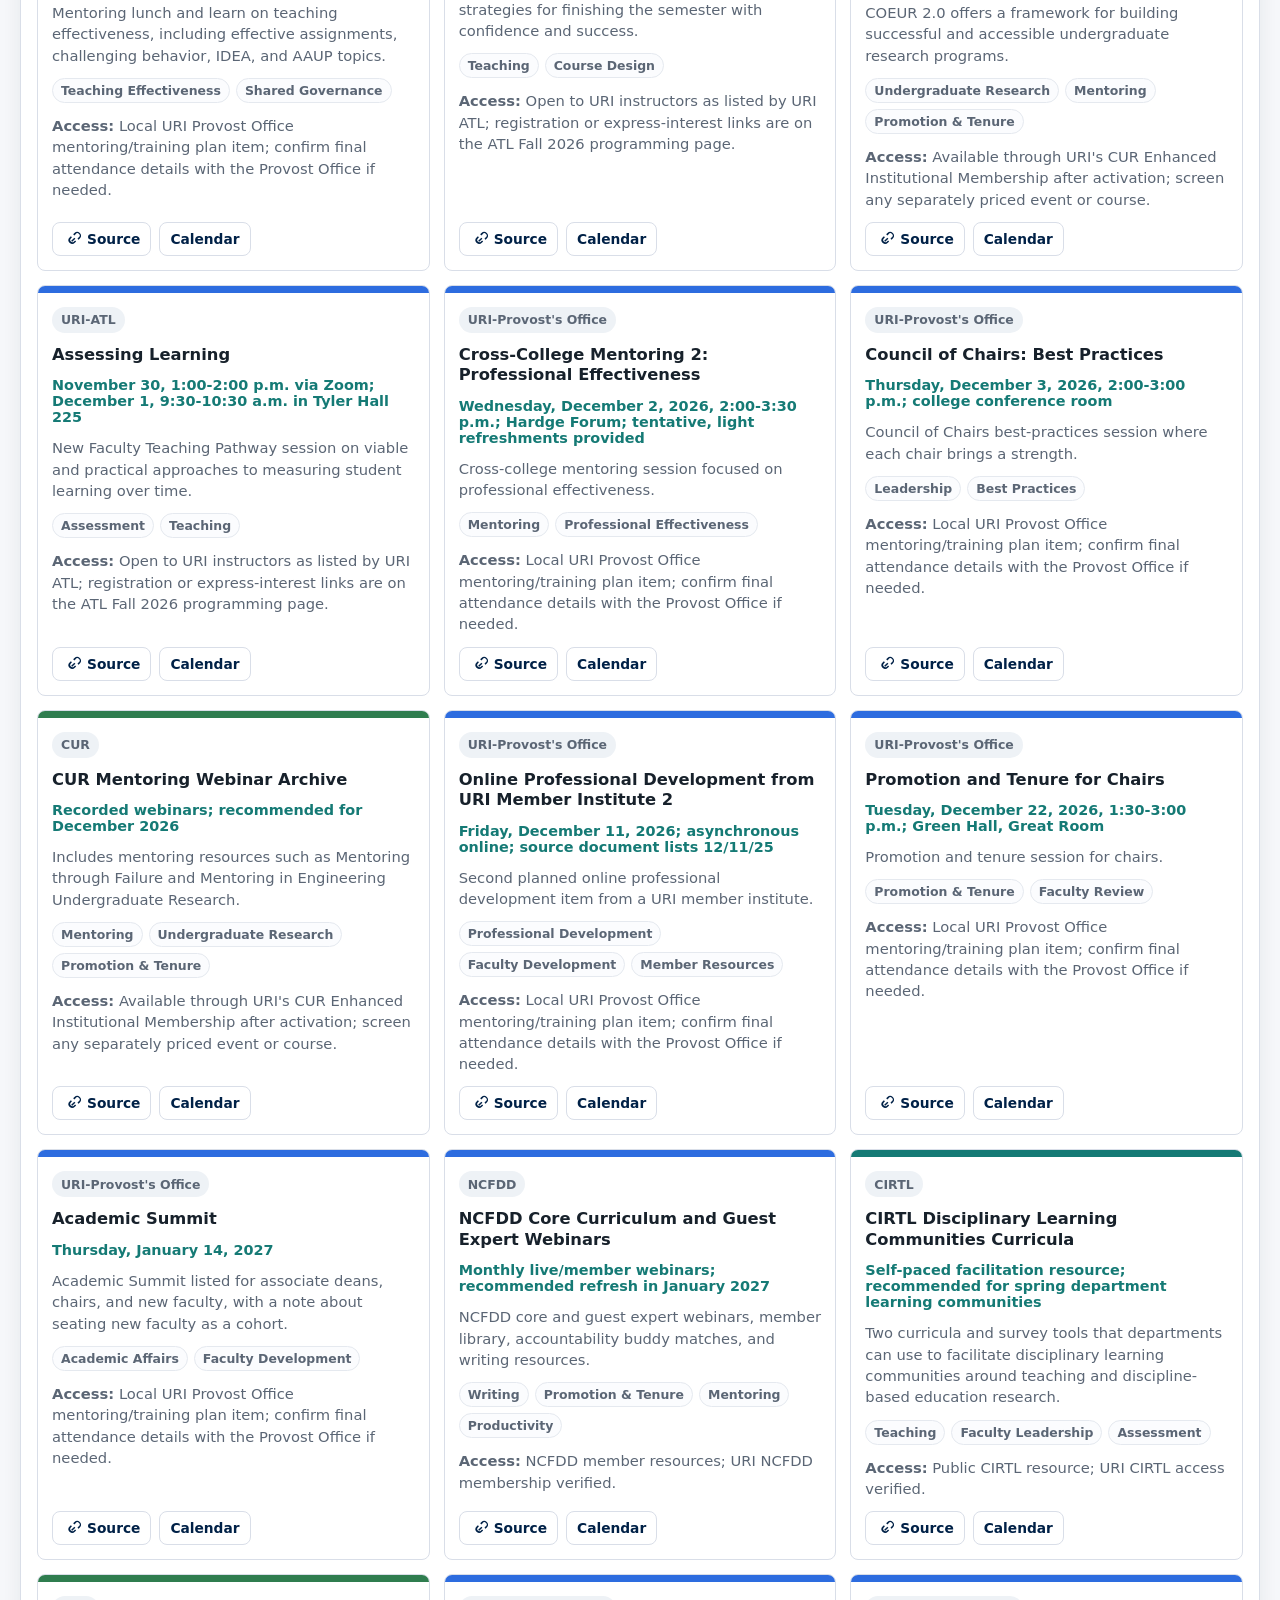
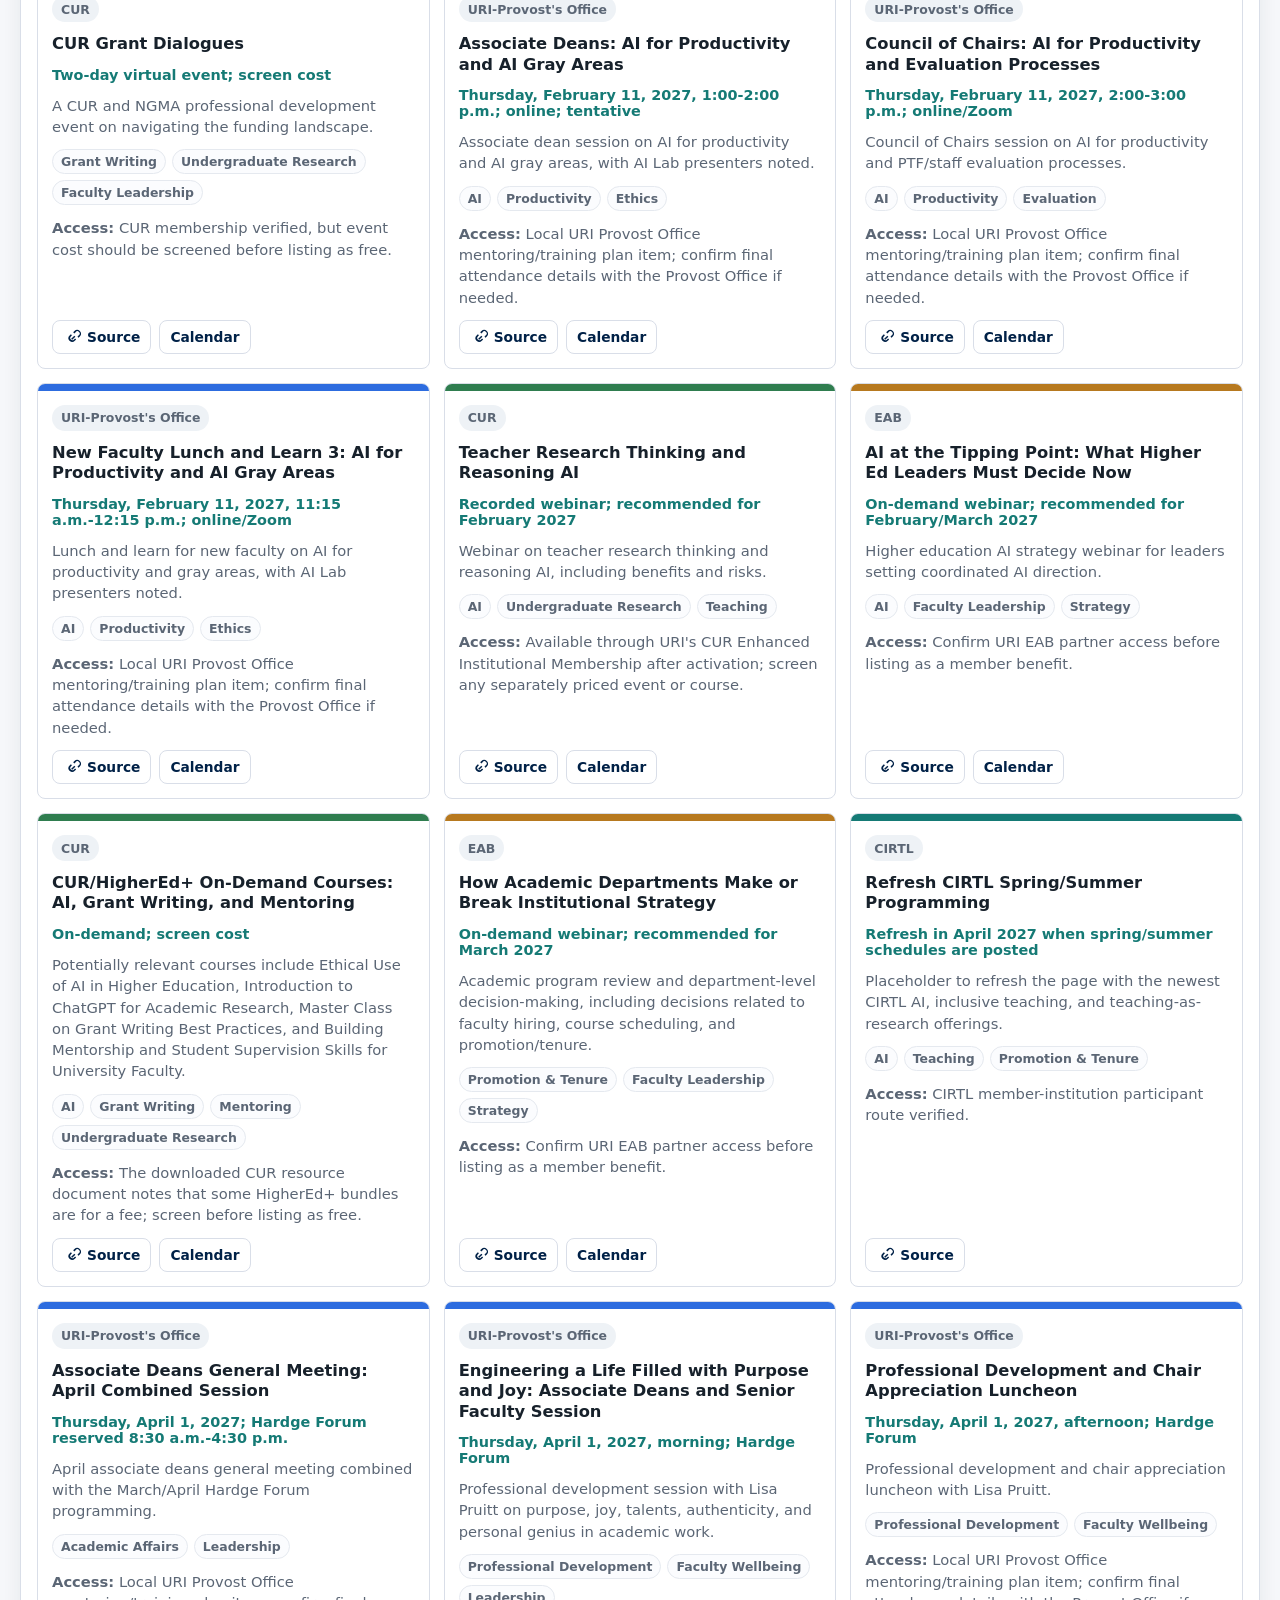
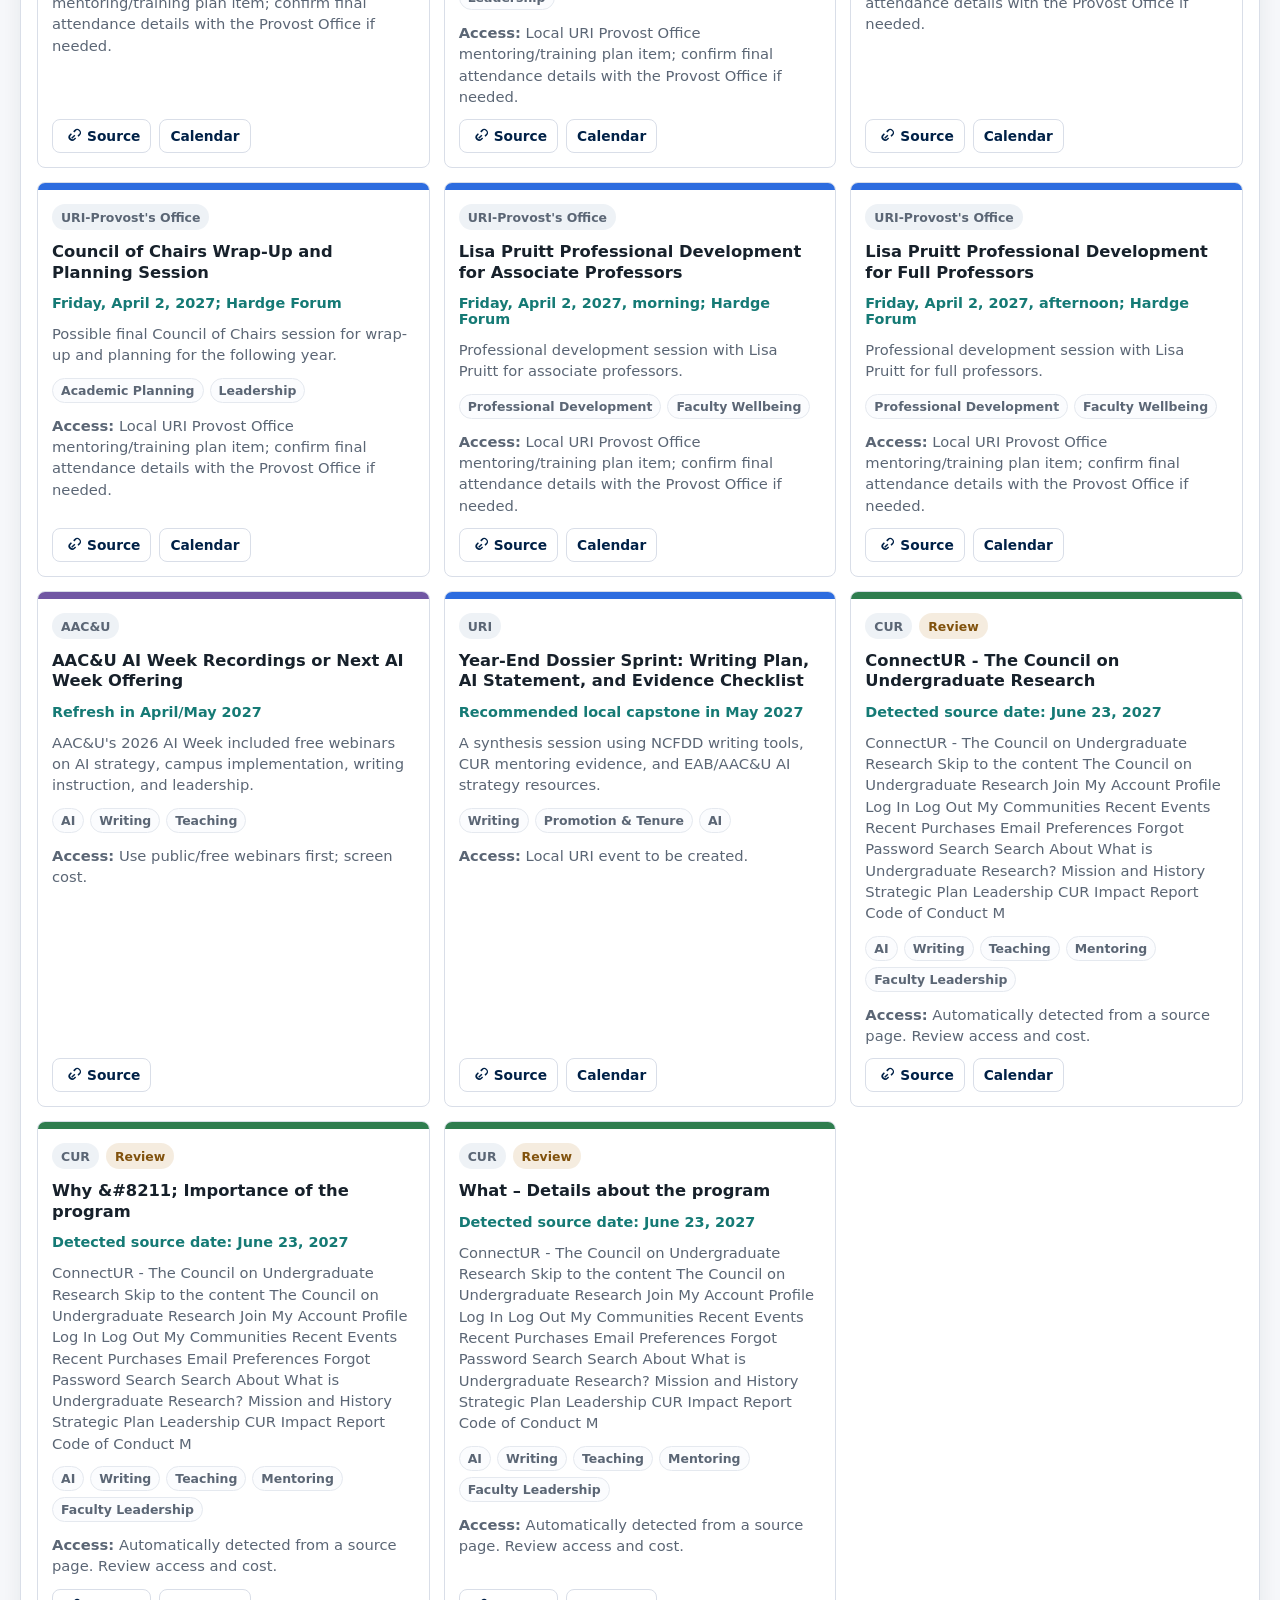
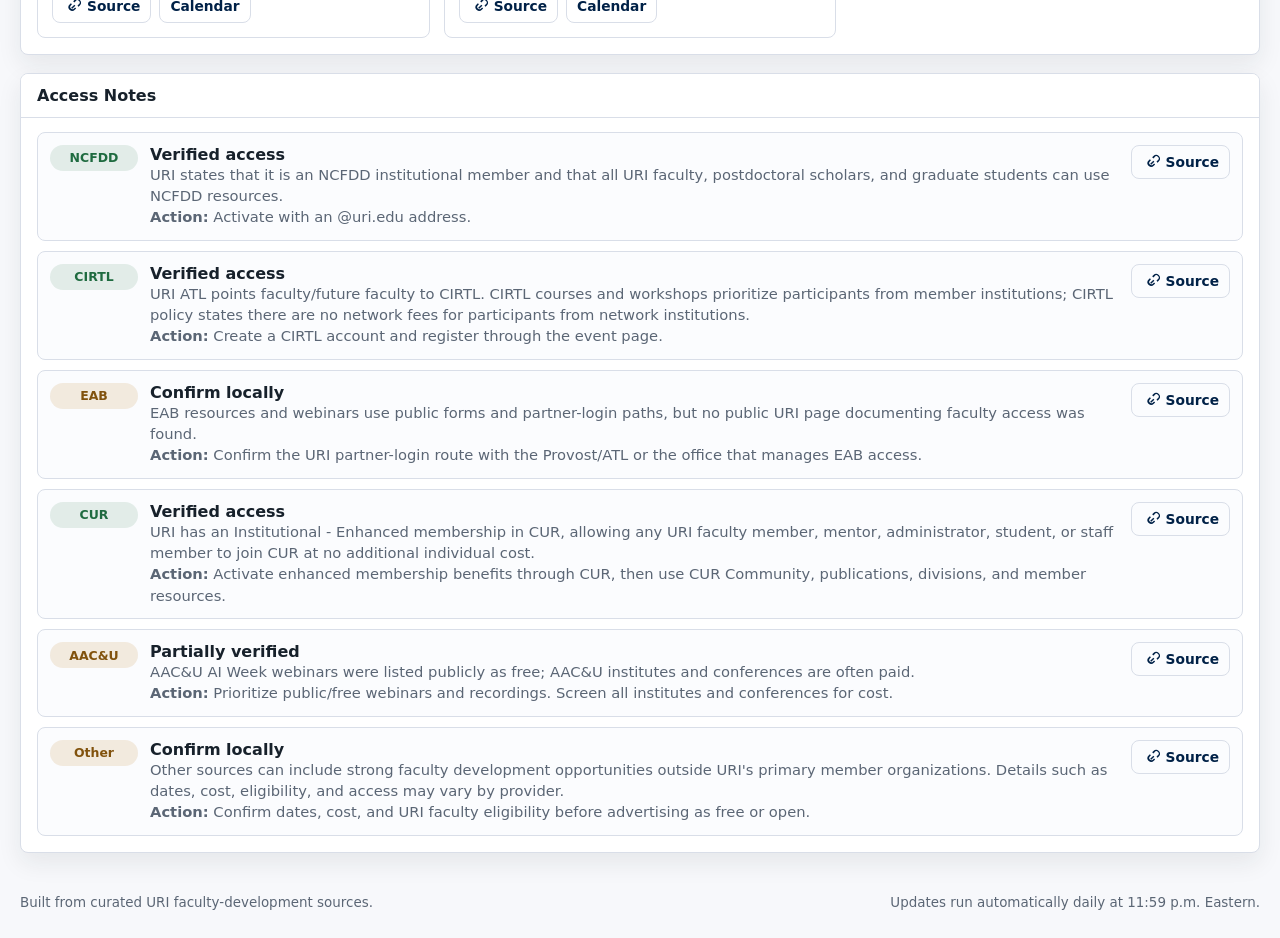
<file: codex-source/faculty-training-spfx-dropin/calendar-preview.html>
<!doctype html>
<html lang="en">
  <head>
    <meta charset="utf-8">
    <meta name="viewport" content="width=device-width, initial-scale=1">
    <title>URI Instructor Development Calendar: Professional Development from URI and Member Organizations</title>
    <style>
:root {
  --ink: #17212b;
  --muted: #5b6675;
  --paper: #f7f8fb;
  --panel: #ffffff;
  --line: #d9dee8;
  --navy: #002147;
  --blue: #2d6cdf;
  --teal: #157a75;
  --gold: #b7791f;
  --coral: #c54f45;
  --green: #2f7d4f;
  --violet: #7057a3;
  --shadow: 0 10px 24px rgba(23, 33, 43, 0.08);
  font-family: Inter, ui-sans-serif, system-ui, -apple-system, BlinkMacSystemFont, "Segoe UI", sans-serif;
}

* {
  box-sizing: border-box;
}

html {
  min-height: 100%;
  background: var(--paper);
  color: var(--ink);
}

body {
  min-height: 100%;
  margin: 0;
  background:
    linear-gradient(180deg, rgba(0, 33, 71, 0.06) 0, rgba(247, 248, 251, 0) 280px),
    var(--paper);
}

button,
input,
select {
  font: inherit;
}

button {
  border: 0;
}

a {
  color: var(--blue);
}

.icon-sprite {
  display: none;
}

.button-icon {
  width: 18px;
  height: 18px;
  flex: 0 0 18px;
  fill: currentColor;
}

.topbar {
  display: flex;
  align-items: center;
  justify-content: space-between;
  gap: 20px;
  padding: 26px max(24px, calc((100vw - 1240px) / 2)) 18px;
  background: rgba(255, 255, 255, 0.86);
  border-bottom: 1px solid var(--line);
  position: sticky;
  top: 0;
  z-index: 20;
  backdrop-filter: blur(12px);
}

.brand-block {
  display: flex;
  align-items: center;
  min-width: 0;
  gap: 14px;
}

.seal-mark {
  display: grid;
  place-items: center;
  width: 58px;
  height: 58px;
  flex: 0 0 58px;
  border-radius: 50%;
  background: #fff;
  border: 1px solid var(--line);
  overflow: hidden;
}

.seal-mark img {
  display: block;
  width: 52px;
  height: 52px;
  object-fit: contain;
}

.eyebrow {
  margin: 0 0 2px;
  color: var(--teal);
  font-size: 0.82rem;
  font-weight: 700;
  text-transform: uppercase;
}

h1,
h2,
h3,
p {
  margin-top: 0;
}

h1 {
  margin-bottom: 0;
  font-size: 1.32rem;
  line-height: 1.2;
  font-weight: 780;
}

h2 {
  margin-bottom: 10px;
  font-size: 0.95rem;
  line-height: 1.25;
}

.status-block {
  display: inline-flex;
  align-items: center;
  gap: 9px;
  min-height: 36px;
  padding: 7px 10px;
  border: 1px solid var(--line);
  border-radius: 8px;
  background: #fff;
  color: var(--muted);
  font-size: 0.86rem;
  white-space: nowrap;
}

.status-dot {
  width: 10px;
  height: 10px;
  border-radius: 50%;
  background: var(--gold);
}

.status-dot.ready {
  background: var(--green);
}

.status-dot.error {
  background: var(--coral);
}

main {
  width: min(1240px, calc(100% - 40px));
  margin: 22px auto 42px;
}

.toolbar,
.quick-actions,
.chips-area,
.metrics-grid,
.guide-panel,
.access-panel,
.results-shell {
  margin-bottom: 18px;
}

.toolbar {
  display: grid;
  grid-template-columns: minmax(260px, 1fr) 190px 210px;
  align-items: stretch;
  gap: 12px;
}

.search-box,
.select-wrap,
.toggle-control {
  min-height: 46px;
  border: 1px solid var(--line);
  border-radius: 8px;
  background: var(--panel);
  box-shadow: 0 1px 0 rgba(23, 33, 43, 0.03);
}

.search-box {
  display: flex;
  align-items: center;
  gap: 10px;
  padding: 0 14px;
}

.search-box input {
  width: 100%;
  min-width: 0;
  border: 0;
  outline: none;
  background: transparent;
  color: var(--ink);
}

.select-wrap {
  display: grid;
  grid-template-columns: auto 1fr;
  align-items: center;
  gap: 8px;
  padding: 0 10px 0 12px;
}

.select-wrap span,
.toggle-control span {
  color: var(--muted);
  font-size: 0.84rem;
  font-weight: 650;
}

.select-wrap select {
  width: 100%;
  min-width: 0;
  border: 0;
  outline: none;
  color: var(--ink);
  background: transparent;
}

.toggle-control {
  display: inline-flex;
  align-items: center;
  gap: 10px;
  padding: 0 13px;
}

.toggle-control input {
  width: 18px;
  height: 18px;
  accent-color: var(--teal);
}

.quick-actions {
  display: flex;
  flex-wrap: wrap;
  gap: 8px;
}

.mode-button,
.icon-button,
.chip,
.section-toggle {
  min-height: 38px;
  border: 1px solid var(--line);
  border-radius: 8px;
  background: #fff;
  color: var(--ink);
  cursor: pointer;
  transition: border-color 120ms ease, background 120ms ease, color 120ms ease;
}

.mode-button {
  padding: 0 14px;
}

.icon-button {
  display: inline-flex;
  align-items: center;
  gap: 8px;
  padding: 0 12px;
}

.mode-button:hover,
.icon-button:hover,
.chip:hover,
.section-toggle:hover {
  border-color: #9aa7b8;
}

.mode-button.active,
.chip.active {
  background: var(--navy);
  border-color: var(--navy);
  color: #fff;
}

.has-tooltip {
  position: relative;
}

.has-tooltip::after {
  content: attr(data-tooltip);
  position: absolute;
  left: 50%;
  bottom: calc(100% + 9px);
  width: max-content;
  max-width: 280px;
  min-height: 28px;
  padding: 8px 10px;
  border-radius: 8px;
  background: var(--ink);
  color: #fff;
  font-size: 0.78rem;
  line-height: 1.35;
  font-weight: 600;
  white-space: normal;
  box-shadow: 0 8px 22px rgba(23, 33, 43, 0.2);
  opacity: 0;
  pointer-events: none;
  transform: translate(-50%, 4px);
  transition: opacity 120ms ease, transform 120ms ease;
  z-index: 40;
}

.has-tooltip::before {
  content: "";
  position: absolute;
  left: 50%;
  bottom: calc(100% + 3px);
  border: 6px solid transparent;
  border-top-color: var(--ink);
  opacity: 0;
  pointer-events: none;
  transform: translateX(-50%);
  transition: opacity 120ms ease;
  z-index: 40;
}

.has-tooltip:hover::after,
.has-tooltip:hover::before,
.has-tooltip:focus::after,
.has-tooltip:focus::before,
.has-tooltip:focus-within::after,
.has-tooltip:focus-within::before {
  opacity: 1;
}

.has-tooltip:hover::after,
.has-tooltip:focus::after,
.has-tooltip:focus-within::after {
  transform: translate(-50%, 0);
}

.icon-button:disabled {
  cursor: not-allowed;
  opacity: 0.58;
}

.chips-area {
  display: grid;
  grid-template-columns: repeat(3, minmax(0, 1fr));
  gap: 14px;
}

.chip-row {
  display: flex;
  flex-wrap: wrap;
  gap: 8px;
}

.chip {
  padding: 0 11px;
  color: var(--muted);
  font-size: 0.88rem;
}

.metrics-grid {
  display: grid;
  grid-template-columns: repeat(2, minmax(0, 1fr));
  gap: 12px;
}

.metric-tile {
  min-height: 86px;
  padding: 16px;
  border: 1px solid var(--line);
  border-radius: 8px;
  background: var(--panel);
  box-shadow: var(--shadow);
}

.metric-label {
  display: block;
  color: var(--muted);
  font-size: 0.82rem;
  font-weight: 700;
  margin-bottom: 8px;
}

.metric-tile strong {
  display: block;
  font-size: 2rem;
  line-height: 1;
  color: var(--navy);
}

.access-panel,
.results-shell {
  border: 1px solid var(--line);
  border-radius: 8px;
  background: var(--panel);
  box-shadow: var(--shadow);
}

.guide-panel {
  border: 1px solid var(--line);
  border-radius: 8px;
  background: var(--panel);
  box-shadow: var(--shadow);
  overflow: hidden;
}

.guide-head {
  display: flex;
  align-items: center;
  justify-content: space-between;
  gap: 12px;
  min-height: 54px;
  padding: 12px 16px;
  border-bottom: 1px solid var(--line);
}

.guide-head h2 {
  margin-bottom: 0;
}

.guide-grid {
  display: grid;
  grid-template-columns: repeat(4, minmax(0, 1fr));
}

.guide-grid article {
  padding: 16px;
  border-right: 1px solid var(--line);
}

.guide-grid article:last-child {
  border-right: 0;
}

.guide-grid h3 {
  margin: 0 0 10px;
  font-size: 0.95rem;
  color: var(--navy);
}

.guide-grid p {
  margin: 0 0 9px;
  color: var(--muted);
  font-size: 0.88rem;
  line-height: 1.45;
}

.guide-grid p:last-child {
  margin-bottom: 0;
}

.access-panel {
  overflow: hidden;
}

.section-toggle {
  width: 100%;
  border: 0;
  border-bottom: 1px solid var(--line);
  border-radius: 0;
  padding: 12px 16px;
  text-align: left;
  font-weight: 780;
}

.access-notes {
  display: none;
  padding: 14px 16px 16px;
}

.access-notes.open {
  display: grid;
  gap: 10px;
}

.access-note {
  display: grid;
  grid-template-columns: 88px 1fr auto;
  gap: 12px;
  align-items: start;
  padding: 12px;
  border: 1px solid var(--line);
  border-radius: 8px;
  background: #fbfcfe;
}

.badge {
  display: inline-flex;
  align-items: center;
  justify-content: center;
  min-height: 26px;
  padding: 3px 9px;
  border-radius: 999px;
  background: #eef2f6;
  color: var(--muted);
  font-size: 0.78rem;
  font-weight: 760;
}

.badge.verified,
.badge.free {
  background: rgba(47, 125, 79, 0.12);
  color: #1f6b40;
}

.badge.confirm,
.badge.partial {
  background: rgba(183, 121, 31, 0.14);
  color: #81520d;
}

.badge.paid,
.badge.hold {
  background: rgba(197, 79, 69, 0.12);
  color: #9d322b;
}

.results-shell {
  padding: 16px;
  scroll-margin-top: 96px;
}

.cards-grid[hidden],
.timeline-view[hidden],
.table-view[hidden] {
  display: none !important;
}

.results-head {
  display: flex;
  align-items: baseline;
  justify-content: space-between;
  gap: 12px;
  margin-bottom: 14px;
}

.results-head h2 {
  margin-bottom: 0;
  font-size: 1.05rem;
}

#resultsCount {
  color: var(--muted);
  font-size: 0.88rem;
}

.cards-grid {
  display: grid;
  grid-template-columns: repeat(3, minmax(0, 1fr));
  gap: 14px;
  scroll-margin-top: 96px;
}

.training-card {
  display: flex;
  flex-direction: column;
  min-height: 338px;
  border: 1px solid var(--line);
  border-radius: 8px;
  background: #fff;
  overflow: visible;
}

.training-top {
  min-height: 7px;
  background: var(--blue);
  border-radius: 8px 8px 0 0;
}

.training-top.provider-CIRTL {
  background: var(--teal);
}

.training-top.provider-EAB {
  background: var(--gold);
}

.training-top.provider-CUR {
  background: var(--green);
}

.training-top.provider-AACU {
  background: var(--violet);
}

.training-top.provider-Other {
  background: var(--coral);
}

.training-body {
  display: flex;
  flex-direction: column;
  gap: 12px;
  height: 100%;
  padding: 14px;
}

.card-meta {
  display: flex;
  flex-wrap: wrap;
  gap: 7px;
}

.badge-tooltip {
  cursor: help;
  outline: none;
}

.badge-tooltip:focus {
  box-shadow: 0 0 0 2px #fff, 0 0 0 4px rgba(45, 108, 223, 0.55);
}

.training-card h3 {
  margin: 0;
  font-size: 1.02rem;
  line-height: 1.25;
}

.date-line {
  margin: 0;
  color: var(--teal);
  font-size: 0.9rem;
  font-weight: 740;
}

.description {
  margin: 0;
  color: var(--muted);
  line-height: 1.45;
  font-size: 0.92rem;
}

.topic-list {
  display: flex;
  flex-wrap: wrap;
  gap: 6px;
}

.topic-pill {
  padding: 4px 8px;
  border: 1px solid #e5e9ef;
  border-radius: 999px;
  color: var(--muted);
  font-size: 0.78rem;
  font-weight: 700;
  background: #fbfcfe;
}

.card-actions {
  display: flex;
  gap: 8px;
  margin-top: auto;
  flex-wrap: wrap;
}

.text-link {
  display: inline-flex;
  align-items: center;
  gap: 6px;
  min-height: 34px;
  padding: 0 10px;
  border-radius: 8px;
  border: 1px solid var(--line);
  color: var(--navy);
  text-decoration: none;
  font-size: 0.86rem;
  font-weight: 720;
}

.text-link:hover {
  border-color: #9aa7b8;
}

.timeline-view {
  display: grid;
  gap: 18px;
  scroll-margin-top: 96px;
}

.month-group {
  display: grid;
  grid-template-columns: 112px 1fr;
  gap: 16px;
}

.month-label {
  color: var(--navy);
  font-weight: 800;
}

.timeline-list {
  display: grid;
  gap: 10px;
  padding-left: 16px;
  border-left: 3px solid #e4e9f0;
}

.timeline-item {
  position: relative;
  padding: 12px;
  border: 1px solid var(--line);
  border-radius: 8px;
  background: #fff;
}

.timeline-item::before {
  content: "";
  position: absolute;
  left: -24px;
  top: 16px;
  width: 12px;
  height: 12px;
  border-radius: 50%;
  background: var(--teal);
  border: 3px solid #fff;
  box-shadow: 0 0 0 1px var(--line);
}

.timeline-item h3 {
  margin: 0 0 5px;
  font-size: 0.98rem;
}

.timeline-actions {
  display: flex;
  flex-wrap: wrap;
  gap: 8px;
  margin-top: 10px;
}

.table-view {
  overflow-x: auto;
  scroll-margin-top: 96px;
}

table {
  width: 100%;
  min-width: 900px;
  border-collapse: collapse;
}

th,
td {
  padding: 11px 10px;
  border-bottom: 1px solid var(--line);
  text-align: left;
  vertical-align: top;
  font-size: 0.9rem;
}

th {
  color: var(--muted);
  font-size: 0.78rem;
  text-transform: uppercase;
}

.empty-state {
  padding: 28px;
  border: 1px dashed var(--line);
  border-radius: 8px;
  color: var(--muted);
  text-align: center;
}

.site-footer {
  display: flex;
  flex-wrap: wrap;
  justify-content: space-between;
  gap: 10px;
  width: min(1240px, calc(100% - 40px));
  margin: 0 auto 28px;
  color: var(--muted);
  font-size: 0.84rem;
}

@media (max-width: 980px) {
  .topbar {
    align-items: flex-start;
    flex-direction: column;
  }

  .toolbar,
  .chips-area,
  .metrics-grid,
  .guide-grid,
  .cards-grid {
    grid-template-columns: 1fr 1fr;
  }

  .toolbar .search-box {
    grid-column: 1 / -1;
  }

  .guide-grid article:nth-child(2) {
    border-right: 0;
  }

  .guide-grid article:nth-child(-n + 2) {
    border-bottom: 1px solid var(--line);
  }
}

@media (max-width: 680px) {
  main,
  .site-footer {
    width: min(100% - 24px, 1240px);
  }

  .topbar {
    padding: 18px 12px;
  }

  h1 {
    font-size: 1.08rem;
  }

  .toolbar,
  .chips-area,
  .metrics-grid,
  .guide-grid,
  .cards-grid {
    grid-template-columns: 1fr;
  }

  .quick-actions {
    display: grid;
    grid-template-columns: 1fr 1fr;
  }

  .mode-button,
  .icon-button {
    justify-content: center;
  }

  .access-note {
    grid-template-columns: 1fr;
  }

  .guide-grid article,
  .guide-grid article:nth-child(2) {
    border-right: 0;
    border-bottom: 1px solid var(--line);
  }

  .guide-grid article:last-child {
    border-bottom: 0;
  }

  .has-tooltip::after,
  .has-tooltip::before {
    display: none;
  }

  .month-group {
    grid-template-columns: 1fr;
    gap: 8px;
  }
}

@media print {
  .toolbar,
  .quick-actions,
  .chips-area,
  .guide-panel,
  .access-panel,
  .site-footer {
    display: none;
  }

  .topbar {
    position: static;
  }

  body {
    background: #fff;
  }

  .cards-grid {
    grid-template-columns: 1fr 1fr;
  }

  .training-card,
  .results-shell {
    box-shadow: none;
  }
}

html, body {
  overflow-x: hidden;
}
    </style>
  </head>
  <body>

    <svg aria-hidden="true" class="icon-sprite">
      <symbol id="icon-search" viewBox="0 0 24 24">
        <path d="M10.8 18.2a7.4 7.4 0 1 1 0-14.8 7.4 7.4 0 0 1 0 14.8Zm0-2a5.4 5.4 0 1 0 0-10.8 5.4 5.4 0 0 0 0 10.8Zm10.1 3.5-1.4 1.4-4.2-4.2 1.4-1.4 4.2 4.2Z"/>
      </symbol>
      <symbol id="icon-refresh" viewBox="0 0 24 24">
        <path d="M17.8 6.2A8 8 0 0 0 4.1 11H2a10 10 0 0 1 16.4-7.7L21 1.9V8h-6.1l2.9-1.8ZM6.2 17.8A8 8 0 0 0 19.9 13H22A10 10 0 0 1 5.6 20.7L3 22.1V16h6.1l-2.9 1.8Z"/>
      </symbol>
      <symbol id="icon-download" viewBox="0 0 24 24">
        <path d="M11 3h2v9l3.3-3.3 1.4 1.4L12 15.8 6.3 10.1l1.4-1.4L11 12V3Zm-7 14h2v3h16v-3h2v5H4v-5Z"/>
      </symbol>
      <symbol id="icon-print" viewBox="0 0 24 24">
        <path d="M7 3h10v5H7V3Zm-2 9a2 2 0 0 1 2-2h10a2 2 0 0 1 2 2v3h-3v-2H8v2H5v-3Zm3 4h8v5H8v-5Z"/>
      </symbol>
      <symbol id="icon-link" viewBox="0 0 24 24">
        <path d="M8.8 17.2a5 5 0 0 1 0-7.1l1.7-1.7 1.4 1.4-1.7 1.7a3 3 0 0 0 4.2 4.2l1.7-1.7 1.4 1.4-1.7 1.7a5 5 0 0 1-7 0Zm2.1-2.8 4.2-4.2 1.4 1.4-4.2 4.2-1.4-1.4Zm2.7-8.6 1.7-1.7a5 5 0 1 1 7.1 7.1l-1.7 1.7-1.4-1.4 1.7-1.7a3 3 0 1 0-4.2-4.2l-1.7 1.7-1.5-1.5Z"/>
      </symbol>
      <symbol id="icon-copy" viewBox="0 0 24 24">
        <path d="M7 7V3h14v14h-4v4H3V7h4Zm2 0h8v8h2V5H9v2Zm-4 2v10h10V9H5Z"/>
      </symbol>
      <symbol id="icon-help" viewBox="0 0 24 24">
        <path d="M11 18h2v-2h-2v2Zm1-16a10 10 0 1 0 0 20 10 10 0 0 0 0-20Zm0 18a8 8 0 1 1 0-16 8 8 0 0 1 0 16Zm0-15a4 4 0 0 0-4 4h2a2 2 0 1 1 3.2 1.6c-1.4 1-2.2 1.9-2.2 3.4v.5h2V14c0-.8.4-1.2 1.4-1.9A4 4 0 0 0 12 5Z"/>
      </symbol>
    </svg>

    <header class="topbar">
      <div class="brand-block">
        <div class="seal-mark" aria-hidden="true">
          <img src="[data-uri]" alt="">
        </div>
        <div>
          <h1>URI Instructor Development Calendar: Professional Development from URI and Member Organizations</h1>
        </div>
      </div>
      <div class="status-block" id="statusBlock">
        <span class="status-dot" id="statusDot"></span>
        <span id="lastUpdatedText">Loading data...</span>
      </div>
    </header>

    <main>
      <section class="toolbar" aria-label="Training filters">
        <label class="search-box has-tooltip" data-tooltip="Search by training title, provider, topic, description, access note, or source.">
          <svg class="button-icon" aria-hidden="true"><use href="#icon-search"></use></svg>
          <input id="searchInput" type="search" placeholder="Search trainings, descriptions, sources">
        </label>
        <label class="select-wrap has-tooltip" data-tooltip="Change the order of the currently visible trainings.">
          <span>Sort</span>
          <select id="sortSelect">
            <option value="date">Date</option>
            <option value="provider">Provider</option>
            <option value="priority">Priority</option>
          </select>
        </label>
        <label class="select-wrap has-tooltip" data-tooltip="Filter by the part of the year when a training is most useful.">
          <span>Timing</span>
          <select id="timeSelect">
            <option value="all">All year</option>
            <option value="upcoming">Upcoming dated items</option>
            <option value="summer">Summer 2026</option>
            <option value="fall">Fall 2026</option>
            <option value="spring">Spring 2027</option>
          </select>
        </label>
      </section>

      <section class="quick-actions" aria-label="Page actions">
        <button id="viewCards" class="mode-button active has-tooltip" type="button" aria-pressed="true" data-tooltip="Browse full training cards with dates, access notes, topics, and source links.">Cards</button>
        <button id="viewTimeline" class="mode-button has-tooltip" type="button" aria-pressed="false" data-tooltip="Group visible trainings by month.">Timeline</button>
        <button id="viewTable" class="mode-button has-tooltip" type="button" aria-pressed="false" data-tooltip="See a compact spreadsheet-style version of the visible list.">Table</button>
        <button id="guideButton" class="icon-button has-tooltip" type="button" aria-expanded="false" aria-controls="guidePanel" data-tooltip="Open a short guide to the filters, buttons, and list categories.">
          <svg class="button-icon" aria-hidden="true"><use href="#icon-help"></use></svg>
          Guide
        </button>
        <button id="csvButton" class="icon-button has-tooltip" type="button" data-tooltip="Download the currently visible list as a CSV file.">
          <svg class="button-icon" aria-hidden="true"><use href="#icon-download"></use></svg>
          CSV
        </button>
        <button id="icsButton" class="icon-button has-tooltip" type="button" data-tooltip="Download dated visible items as an .ics calendar file.">
          <svg class="button-icon" aria-hidden="true"><use href="#icon-download"></use></svg>
          Calendar
        </button>
        <button id="copyButton" class="icon-button has-tooltip" type="button" data-tooltip="Copy short announcement text for the currently featured items.">
          <svg class="button-icon" aria-hidden="true"><use href="#icon-copy"></use></svg>
          Announcement
        </button>
        <button id="printButton" class="icon-button has-tooltip" type="button" data-tooltip="Open a print-friendly version of the current page.">
          <svg class="button-icon" aria-hidden="true"><use href="#icon-print"></use></svg>
          Print
        </button>
      </section>

      <section id="guidePanel" class="guide-panel" aria-label="Button guide" hidden>
        <div class="guide-head">
          <h2>Button Guide</h2>
          <button id="guideClose" class="mode-button" type="button">Close</button>
        </div>
        <div class="guide-grid">
          <article>
            <h3>Filters</h3>
            <p><strong>Search</strong> narrows by title, provider, topic, description, access note, or source.</p>
            <p><strong>Sort</strong> orders by date, provider, or priority.</p>
            <p><strong>Timing</strong> limits the list to all year, upcoming, summer, fall, or spring.</p>
          </article>
          <article>
            <h3>Views and Exports</h3>
            <p><strong>Cards</strong> is the full browsing view and moves the card results to the top of the viewport.</p>
            <p><strong>Timeline</strong> groups items by month and moves the timeline results to the top of the viewport.</p>
            <p><strong>Table</strong> is a compact list for scanning and moves the table results to the top of the viewport.</p>
            <p><strong>CSV</strong>, <strong>Calendar</strong>, <strong>Announcement</strong>, and <strong>Print</strong> export the current filtered list.</p>
          </article>
          <article>
            <h3>Audience Chips</h3>
            <p><strong>Audience chips</strong> show only trainings for selected career stages or roles.</p>
            <p>Use them to scan programming for groups such as new faculty, chairs, associate professors, graduate students, or instructors.</p>
          </article>
          <article>
            <h3>Provider, Topic, and Audience Chips</h3>
            <p><strong>Provider chips</strong> show only trainings from selected organizations or categories such as Other.</p>
            <p><strong>Topic chips</strong> show only selected themes such as AI, Writing, Promotion & Tenure, Teaching, or Mentoring.</p>
            <p><strong>Audience chips</strong> show only selected career stages, faculty roles, or learner groups.</p>
            <p><strong>Source</strong> links open the provider or evidence page for a card or access note.</p>
          </article>
        </div>
      </section>

      <section class="chips-area" aria-label="Provider, topic, and audience filters">
        <div>
          <h2>Providers</h2>
          <div id="providerChips" class="chip-row"></div>
        </div>
        <div>
          <h2>Topics</h2>
          <div id="topicChips" class="chip-row"></div>
        </div>
        <div>
          <h2>Audience</h2>
          <div id="audienceChips" class="chip-row"></div>
        </div>
      </section>

      <section class="metrics-grid" aria-label="Summary metrics">
        <article class="metric-tile">
          <span class="metric-label">Showing</span>
          <strong id="metricShowing">0</strong>
        </article>
        <article class="metric-tile">
          <span class="metric-label">Needs Confirmation</span>
          <strong id="metricConfirm">0</strong>
        </article>
      </section>

      <section class="results-shell" aria-label="Training results">
        <div class="results-head">
          <h2 id="resultsTitle">Recommended Trainings</h2>
          <span id="resultsCount"></span>
        </div>
        <div id="emptyState" class="empty-state" hidden>No trainings match the current filters.</div>
        <div id="cardsView" class="cards-grid"></div>
        <div id="timelineView" class="timeline-view" hidden></div>
        <div id="tableView" class="table-view" hidden></div>
      </section>

      <section class="access-panel" aria-label="Access notes">
        <button class="section-toggle" id="accessToggle" type="button">Access Notes</button>
        <div id="accessNotes" class="access-notes open"></div>
      </section>
    </main>

    <footer class="site-footer">
      <span>Built from curated URI faculty-development sources.</span>
      <span id="serverStatus">Updates run automatically daily at 11:59 p.m. Eastern.</span>
    </footer>

<script>
window.URI_TRAINING_DATA = {
  "meta": {
    "title": "URI Instructor Development Calendar: Professional Development from URI and Member Organizations",
    "subtitle": "Available professional development from URI's member organizations",
    "lastUpdated": "2026-07-30T06:25:39.153Z",
    "dataVersion": 1,
    "notes": [
      "The three starter DOCX files were imported locally on June 2, 2026.",
      "The internal training grid labeled DO NOT USE was used only for planning signals such as audience, timing, and topic gaps; its internal presenter and logistics details were not published.",
      "NCFDD, CIRTL, and CUR access were verified from URI or user-provided membership documentation. EAB and AAC&U access notes still need local confirmation for member-only or paid items.",
      "URI ATL Fall 2026 programming was added from the public ATL page on July 27, 2026.",
      "URI Provost Office mentoring/training plan events were added from the uploaded 2026 plan on July 27, 2026.",
      "Audience chips replaced List chips on July 27, 2026; audience/career-stage duplicates were removed from topic labels."
    ],
    "nextUpdateRecommended": "2026-08-06T06:25:39.153Z",
    "sourceSnapshots": [
      {
        "key": "uri_atl_fall_2026",
        "provider": "URI-ATL",
        "label": "URI ATL Fall 2026 programming",
        "url": "https://web.uri.edu/atl/fall-2026-atl-programming/",
        "lastFetched": "2026-07-30T06:25:39.153Z",
        "status": "ok",
        "keywordsFound": [
          "Teaching",
          "New Faculty",
          "Graduate teaching assistants",
          "Part-time faculty",
          "Writing",
          "Burnout"
        ],
        "detectedDates": [
          {
            "label": "May 18, 2026",
            "iso": "2026-05-18"
          }
        ],
        "title": "Fall 2026 ATL Programming",
        "snippet": "Fall 2026 ATL Programming &#8211; Office for the Advancement of Teaching and Learning Skip to content Search Search the URI website University of Rhode Island You Future Students Students Faculty Staff Parents and Families Alumni Community Office for the Advancement of Teaching and Learning URI Office for the Advancement of Teaching and Learning Home About t"
      },
      {
        "key": "uri_ncfdd",
        "provider": "NCFDD",
        "label": "URI NCFDD membership page",
        "url": "https://web.uri.edu/diversity/training/national-center-for-faculty-development-diversity-ncfdd/",
        "lastFetched": "2026-07-30T06:25:39.153Z",
        "status": "ok",
        "keywordsFound": [],
        "detectedDates": [],
        "title": "National Center for Faculty Development & Diversity (NCFDD)",
        "snippet": "National Center for Faculty Development & Diversity (NCFDD) &#8211; Community, Equity and Diversity Skip to content Search Search the URI website University of Rhode Island You Future Students Students Faculty Staff Parents and Families Alumni Community Community, Equity and Diversity Facebook Instagram X URI Community, Equity and Diversity Training National"
      },
      {
        "key": "ncfdd_writing_challenge",
        "provider": "NCFDD",
        "label": "NCFDD 14-Day Writing Challenge",
        "url": "https://www.ncfdd.org/programs/14-day-writing-challenge/",
        "lastFetched": "2026-07-30T06:25:39.153Z",
        "status": "ok",
        "keywordsFound": [
          "14-Day Writing Challenge",
          "Session"
        ],
        "detectedDates": [
          {
            "label": "October 4, 2026",
            "iso": "2026-10-04"
          }
        ],
        "title": "14-Day Writing Challenge",
        "snippet": "14-Day Writing Challenge - NCFDD Skip to content Member Sign In Become a Member Menu Menu Why NCFDD Solutions Solutions for Administrators Solutions for Faculty Solutions for Graduate Students Faculty Wellbeing Faculty Mentoring Faculty Productivity Faculty Retention Faculty Development Grant Funding Institutional Success Offerings Programs Faculty Success P"
      },
      {
        "key": "ncfdd_events",
        "provider": "NCFDD",
        "label": "NCFDD events and webinar archive",
        "url": "https://www.ncfdd.org/category/events-and-webinars/",
        "lastFetched": "2026-07-30T06:25:39.153Z",
        "status": "ok",
        "keywordsFound": [
          "AI",
          "Writing",
          "Tenure"
        ],
        "detectedDates": [
          {
            "label": "July 15, 2026",
            "iso": "2026-07-15"
          },
          {
            "label": "July 10, 2026",
            "iso": "2026-07-10"
          },
          {
            "label": "June 16, 2026",
            "iso": "2026-06-16"
          },
          {
            "label": "June 3, 2026",
            "iso": "2026-06-03"
          },
          {
            "label": "July 9, 2026",
            "iso": "2026-07-09"
          },
          {
            "label": "May 14, 2026",
            "iso": "2026-05-14"
          },
          {
            "label": "May 12, 2026",
            "iso": "2026-05-12"
          },
          {
            "label": "April 24, 2026",
            "iso": "2026-04-24"
          }
        ],
        "title": "Events and Webinars Archives",
        "snippet": "ductivity Faculty Retention Faculty Development Grant Funding Institutional Success Offerings Programs Faculty Success Program Department Chair Success Program Post-Tenure Pathfinders Courses Building Your Publishing Pipeline Teaching Toolkit in the Age of AI Rethinking Your Research Funding Course 14-Day Writing Challenge Dissertation Success Curriculum Wor"
      },
      {
        "key": "uri_cirtl",
        "provider": "CIRTL",
        "label": "URI ATL CIRTL page",
        "url": "https://web.uri.edu/atl/graduate-students/",
        "lastFetched": "2026-07-30T06:25:39.153Z",
        "status": "ok",
        "keywordsFound": [],
        "detectedDates": [],
        "title": "Graduate Students",
        "snippet": "Graduate Students &#8211; Office for the Advancement of Teaching and Learning Skip to content Search Search the URI website University of Rhode Island You Future Students Students Faculty Staff Parents and Families Alumni Community Office for the Advancement of Teaching and Learning URI Office for the Advancement of Teaching and Learning Graduate Students Ho"
      },
      {
        "key": "cirtl_upcoming",
        "provider": "CIRTL",
        "label": "CIRTL upcoming events and courses",
        "url": "https://cirtl.net/events/",
        "lastFetched": "2026-07-30T06:25:39.153Z",
        "status": "ok",
        "keywordsFound": [
          "AI",
          "teaching",
          "career"
        ],
        "detectedDates": [
          {
            "label": "January 25, 2021",
            "iso": "2021-01-25"
          },
          {
            "label": "March 29, 2021",
            "iso": "2021-03-29"
          },
          {
            "label": "August 1, 2025",
            "iso": "2025-08-01"
          },
          {
            "label": "August 1, 2027",
            "iso": "2027-08-01"
          }
        ],
        "title": "Events",
        "snippet": "Events from January 25, 2021 &#8211; March 29, 2021 &#8211; CIRTL Network Skip to main content CIRTL Central Team Log In Calendar Contact Us About About CIRTL Why CIRTL Values Core Ideas Learning Goals Achievement Levels News Contact Us The CIRTL Network Institutions Leadership CIRTL Central Alumni Network Events &#038; Courses Upcoming Past How to Attend CI"
      },
      {
        "key": "cirtl_summer_2026",
        "provider": "CIRTL",
        "label": "CIRTL Summer 2026 programming",
        "url": "https://cirtl.net/summer-2026-cirtl-network-programming/",
        "lastFetched": "2026-07-30T06:25:39.153Z",
        "status": "ok",
        "keywordsFound": [
          "AI",
          "Teaching-as-Research",
          "UDL"
        ],
        "detectedDates": [
          {
            "label": "April 24, 2026",
            "iso": "2026-04-24"
          },
          {
            "label": "June 29, 2025",
            "iso": "2025-06-29"
          },
          {
            "label": "October 4, 2023",
            "iso": "2023-10-04"
          },
          {
            "label": "June 7, 2024",
            "iso": "2024-06-07"
          }
        ],
        "title": "Summer 2026 CIRTL Network Programming",
        "snippet": "Summer 2026 CIRTL Network Programming &#8211; CIRTL Network Skip to main content CIRTL Central Team Log In Calendar Contact Us About About CIRTL Why CIRTL Values Core Ideas Learning Goals Achievement Levels News Contact Us The CIRTL Network Institutions Leadership CIRTL Central Alumni Network Events &#038; Courses Upcoming Past How to Attend CIRTL Network Tr"
      },
      {
        "key": "eab_ai_center",
        "provider": "EAB",
        "label": "EAB Higher Education AI Resource Center",
        "url": "https://eab.com/resources/resource-center/higher-education-ai-resource-center/",
        "lastFetched": "2026-07-30T06:25:39.153Z",
        "status": "ok",
        "keywordsFound": [
          "AI",
          "faculty",
          "student success"
        ],
        "detectedDates": [],
        "title": "Higher Education AI Resource Center | EAB",
        "snippet": "Higher Education AI Resource Center | EAB Skip navigation EAB Logo Navigate to the EAB Homepage Navigate to EAB home Menu Close Solutions By Focus Area Marketing and Enrollment Graduate Marketing and Enrollment Student Success and Retention Data and Analytics Advancement Research and Advisory By Institution Type Colleges and Universities Community Colleges G"
      },
      {
        "key": "eab_ai_toolkit",
        "provider": "EAB",
        "label": "EAB Construction Kit for Faculty AI Resources",
        "url": "https://eab.com/resources/tool/construction-kit-faculty-ai-resources/",
        "lastFetched": "2026-07-30T06:25:39.153Z",
        "status": "ok",
        "keywordsFound": [
          "AI",
          "Faculty Engagement"
        ],
        "detectedDates": [],
        "title": "Construction Kit for Faculty AI Resources | EAB",
        "snippet": "Construction Kit for Faculty AI Resources | EAB Skip navigation EAB Logo Navigate to the EAB Homepage Navigate to EAB home Menu Close Solutions By Focus Area Marketing and Enrollment Graduate Marketing and Enrollment Student Success and Retention Data and Analytics Advancement Research and Advisory By Institution Type Colleges and Universities Community Coll"
      },
      {
        "key": "cur_calendar",
        "provider": "CUR",
        "label": "CUR Community event calendar",
        "url": "https://community.cur.org/events/calendar",
        "lastFetched": "2026-07-30T06:25:39.153Z",
        "status": "ok",
        "keywordsFound": [
          "AI",
          "Mentor",
          "Undergraduate Research"
        ],
        "detectedDates": [
          {
            "label": "Nov 13, 2026",
            "iso": "2026-11-13"
          }
        ],
        "title": "Upcoming Events",
        "snippet": "Upcoming Events - Council on Undergraduate Research Skip to main content (Press Enter). Sign in Skip auxiliary navigation (Press Enter). Contact Us Rules & Etiquette CUR Homepage Skip main navigation (Press Enter). Toggle navigation Home Forums All Forums My Forums Directory Events Upcoming Events Resources Job Board Volunteer Opportunities Making the Most o"
      },
      {
        "key": "cur_coeur",
        "provider": "CUR",
        "label": "CUR COEUR 2.0",
        "url": "https://www.cur.org/resources-publications/coeur-2-0/",
        "lastFetched": "2026-07-30T06:25:39.153Z",
        "status": "ok",
        "keywordsFound": [
          "COEUR",
          "Undergraduate Research"
        ],
        "detectedDates": [
          {
            "label": "December 5, 2024",
            "iso": "2024-12-05"
          }
        ],
        "title": "Characteristics of Excellence in Undergraduate Research 2.0 - The Council on Undergraduate Research",
        "snippet": "n Undergraduate Research 2.0 Integrating and Scaffolding Research into Undergraduate Curricula Job Board Student Resources Mentor Resources COEUR COEUR Overview Campus Mission and Culture Administrative Support Research Infrastructure Professional Development Opportunities Recognition External Funding Dissemination Student-Centered Issues Curriculum Summer R"
      },
      {
        "key": "cur_mentoring",
        "provider": "CUR",
        "label": "CUR mentoring insight page",
        "url": "https://www.cur.org/insights/mentoring/",
        "lastFetched": "2026-07-30T06:25:39.153Z",
        "status": "ok",
        "keywordsFound": [
          "Mentoring"
        ],
        "detectedDates": [],
        "title": "Mentoring in Engineering Undergraduate Research - The Council on Undergraduate Research",
        "snippet": "Mentoring in Engineering Undergraduate Research - The Council on Undergraduate Research Skip to the content The Council on Undergraduate Research Join My Account Profile Log In Log Out My Communities Recent Events Recent Purchases Email Preferences Forgot Password Search Search About What is Undergraduate Research? Mission and History Strategic Plan Leadersh"
      },
      {
        "key": "aacu_ai_week",
        "provider": "AAC&U",
        "label": "AAC&U AI Week listing",
        "url": "https://hawksites.newpaltz.edu/fdc/2026/04/21/aac-apr-27-30/",
        "lastFetched": "2026-07-30T06:25:39.153Z",
        "status": "ok",
        "keywordsFound": [
          "AI"
        ],
        "detectedDates": [
          {
            "label": "Apr 21, 2026",
            "iso": "2026-04-21"
          }
        ],
        "title": "AAC&#038;U Webinars: Explore AI’s Impact on Higher Education During AI Week; Apr. 27–30",
        "snippet": "AAC&#038;U Webinars: Explore AI’s Impact on Higher Education During AI Week; Apr. 27–30 &#8211; Faculty Development Center Log In Search Skip to content Search About FDC Advisory Board Mission and Vision Events FDC event recordings Calendar of Events Faculty Life Work Resources Academic Resources SUNY Policies & Handbooks Faculty Groups LinkedIn Learning Pat"
      },
      {
        "key": "cur_activation",
        "provider": "CUR",
        "label": "CUR Enhanced Membership activation",
        "url": "https://www.cur.org/membership-community/membership/activate-enhanced-membership-benefits/",
        "lastFetched": "2026-07-30T06:25:39.153Z",
        "status": "ok",
        "keywordsFound": [],
        "detectedDates": [],
        "title": "Activate Enhanced Membership Benefits - The Council on Undergraduate Research",
        "snippet": "Activate Enhanced Membership Benefits - The Council on Undergraduate Research Skip to the content The Council on Undergraduate Research Join My Account Profile Log In Log Out My Communities Recent Events Recent Purchases Email Preferences Forgot Password Search Search About What is Undergraduate Research? Mission and History Strategic Plan Leadership CUR Imp"
      },
      {
        "key": "cur_connectur",
        "provider": "CUR",
        "label": "CUR ConnectUR",
        "url": "https://www.cur.org/events-services/connectur/",
        "lastFetched": "2026-07-30T06:25:39.153Z",
        "status": "ok",
        "keywordsFound": [
          "ConnectUR",
          "undergraduate research",
          "conference"
        ],
        "detectedDates": [
          {
            "label": "June 23, 2027",
            "iso": "2027-06-23"
          },
          {
            "label": "June 30, 2027",
            "iso": "2027-06-30"
          },
          {
            "label": "November 4, 2026",
            "iso": "2026-11-04"
          },
          {
            "label": "January 15, 2027",
            "iso": "2027-01-15"
          },
          {
            "label": "March 11, 2027",
            "iso": "2027-03-11"
          },
          {
            "label": "June 4, 2027",
            "iso": "2027-06-04"
          },
          {
            "label": "June 18, 2027",
            "iso": "2027-06-18"
          },
          {
            "label": "September 15, 2026",
            "iso": "2026-09-15"
          }
        ],
        "title": "ConnectUR - The Council on Undergraduate Research",
        "snippet": "ConnectUR - The Council on Undergraduate Research Skip to the content The Council on Undergraduate Research Join My Account Profile Log In Log Out My Communities Recent Events Recent Purchases Email Preferences Forgot Password Search Search About What is Undergraduate Research? Mission and History Strategic Plan Leadership CUR Impact Report Code of Conduct M"
      },
      {
        "key": "cur_dialogues",
        "provider": "CUR",
        "label": "CUR Grant Dialogues",
        "url": "https://www.cur.org/events-services/dialogues/",
        "lastFetched": "2026-07-30T06:25:39.153Z",
        "status": "ok",
        "keywordsFound": [
          "Grant Dialogues",
          "funding",
          "professional development"
        ],
        "detectedDates": [
          {
            "label": "October 13, 2026",
            "iso": "2026-10-13"
          },
          {
            "label": "December 11, 2026",
            "iso": "2026-12-11"
          },
          {
            "label": "December 12, 2026",
            "iso": "2026-12-12"
          },
          {
            "label": "February 8, 2027",
            "iso": "2027-02-08"
          },
          {
            "label": "July 31, 2026",
            "iso": "2026-07-31"
          }
        ],
        "title": "Grant Dialogues - The Council on Undergraduate Research",
        "snippet": "Grant Dialogues - The Council on Undergraduate Research Skip to the content The Council on Undergraduate Research Join My Account Profile Log In Log Out My Communities Recent Events Recent Purchases Email Preferences Forgot Password Search Search About What is Undergraduate Research? Mission and History Strategic Plan Leadership CUR Impact Report Code of Con"
      },
      {
        "key": "cur_on_demand",
        "provider": "CUR",
        "label": "CUR on-demand learning courses",
        "url": "https://www.cur.org/events-services/on-demand-learning-courses/",
        "lastFetched": "2026-07-30T06:25:39.153Z",
        "status": "ok",
        "keywordsFound": [
          "AI"
        ],
        "detectedDates": [],
        "title": "On-Demand Learning Courses - The Council on Undergraduate Research",
        "snippet": "to the content The Council on Undergraduate Research Join My Account Profile Log In Log Out My Communities Recent Events Recent Purchases Email Preferences Forgot Password Search Search About What is Undergraduate Research? Mission and History Strategic Plan Leadership CUR Impact Report Code of Conduct Membership + Community Membership Divisions Member Direc"
      },
      {
        "key": "cirtl_instructor_materials",
        "provider": "CIRTL",
        "label": "CIRTL Instructor Materials",
        "url": "https://cirtl.net/instructor-materials/",
        "lastFetched": "2026-07-30T06:25:39.153Z",
        "status": "ok",
        "keywordsFound": [
          "Instructor Materials",
          "Teaching"
        ],
        "detectedDates": [],
        "title": "Instructor Materials",
        "snippet": "Instructor Materials &#8211; CIRTL Network Skip to main content CIRTL Central Team Log In Calendar Contact Us About About CIRTL Why CIRTL Values Core Ideas Learning Goals Achievement Levels News Contact Us The CIRTL Network Institutions Leadership CIRTL Central Alumni Network Events &#038; Courses Upcoming Past How to Attend CIRTL Network Transcripts Members"
      },
      {
        "key": "cirtl_teaching_as_research",
        "provider": "CIRTL",
        "label": "CIRTL Teaching-as-Research",
        "url": "https://cirtl.net/teaching-as-research/",
        "lastFetched": "2026-07-30T06:25:39.153Z",
        "status": "ok",
        "keywordsFound": [
          "Teaching-as-Research"
        ],
        "detectedDates": [],
        "title": "Teaching-as-Research",
        "snippet": "Teaching-as-Research &#8211; CIRTL Network Skip to main content CIRTL Central Team Log In Calendar Contact Us About About CIRTL Why CIRTL Values Core Ideas Learning Goals Achievement Levels News Contact Us The CIRTL Network Institutions Leadership CIRTL Central Alumni Network Events &#038; Courses Upcoming Past How to Attend CIRTL Network Transcripts Members"
      },
      {
        "key": "cirtl_disciplinary_learning_communities",
        "provider": "CIRTL",
        "label": "CIRTL Disciplinary Learning Communities",
        "url": "https://cirtl.net/disciplinary-learning-communities/",
        "lastFetched": "2026-07-30T06:25:39.153Z",
        "status": "ok",
        "keywordsFound": [
          "Disciplinary Learning Communities",
          "curricula"
        ],
        "detectedDates": [],
        "title": "Disciplinary Learning Communities",
        "snippet": "Disciplinary Learning Communities &#8211; CIRTL Network Skip to main content CIRTL Central Team Log In Calendar Contact Us About About CIRTL Why CIRTL Values Core Ideas Learning Goals Achievement Levels News Contact Us The CIRTL Network Institutions Leadership CIRTL Central Alumni Network Events &#038; Courses Upcoming Past How to Attend CIRTL Network Transc"
      },
      {
        "key": "brown_advance_research_mentoring",
        "provider": "Other",
        "label": "Brown Advance-CTR Research Mentoring Training Programs",
        "url": "https://advancectr.brown.edu/events-training/research-mentoring-training-programs",
        "lastFetched": "2026-07-30T06:25:39.153Z",
        "status": "ok",
        "keywordsFound": [
          "Research Mentoring Training",
          "Mentors Supporting Other Mentors",
          "CIMER",
          "NRMN",
          "professional development"
        ],
        "detectedDates": [],
        "title": "Research Mentoring Training Programs",
        "snippet": "Research Mentoring Training Programs | Advance-CTR | Medical School | Brown University Skip to Main Content Brown University Advance-CTR Secondary Navigation Navigation Give Now Search Menu Site Navigation Home About Us Our Cores Leadership Advisory Committees Cite Advance-CTR News Contact Us Media Kit Research Services Our Service Policy Biostatistics & Res"
      }
    ],
    "updateSummary": {
      "checkedSources": 21,
      "successfulSources": 21,
      "detectedItems": 3,
      "addedDiscoveries": 3,
      "prunedPastEvents": 0,
      "updatedKnownItems": 52
    },
    "documentImports": [
      {
        "title": "Faculty Membership Resources.docx",
        "use": "Added NCFDD and CIRTL member resources and self-paced faculty development options."
      },
      {
        "title": "Assoc Dean, Chairs and New Faculty Training Grid DO NOT USE.docx",
        "use": "Used only to improve yearlong timing and audience alignment."
      },
      {
        "title": "System for sharing key CUR and other UR resources.docx",
        "use": "Verified URI CUR Enhanced Institutional Membership and added CUR activation, community, publication, and undergraduate research resources."
      },
      {
        "title": "Copy of Provost Office Faculty Mentoring Plan 2026.docx",
        "use": "Added dated Provost Office mentoring, chairs, associate dean, new faculty, and senior faculty development events."
      }
    ],
    "removedBrokenSourceLinks": {
      "checkedAt": "2026-06-02T15:46:43.059Z",
      "removed": [
        {
          "id": "ace-eab-equity-minded-pt",
          "title": "An Equity-Minded Approach to Faculty Tenure and Promotion",
          "sourceUrl": "https://www.acenet.edu/Events/Pages/Equity-Minded-Faculty-Tenure.aspx"
        },
        {
          "id": "ncfdd-department-chair-success-program-hold",
          "title": "Department Chair Success Program",
          "sourceUrl": "https://drive.google.com/file/d/18NHUX8V3R_qLhSdShjJIat55ObCicxSL/view?usp=sharing"
        }
      ]
    },
    "removedNoisyDetections": {
      "checkedAt": "2026-06-02T15:47:07.202Z",
      "removed": [
        "ConnectUR 2026 Onsite-Only or Bundle Registration Deadline",
        "ConnectUR 2026 Online-Only Registration Deadline",
        "ConnectUR 2026 Online"
      ]
    }
  },
  "accessNotes": [
    {
      "provider": "NCFDD",
      "status": "verified",
      "summary": "URI states that it is an NCFDD institutional member and that all URI faculty, postdoctoral scholars, and graduate students can use NCFDD resources.",
      "action": "Activate with an @uri.edu address.",
      "url": "https://web.uri.edu/diversity/training/national-center-for-faculty-development-diversity-ncfdd/"
    },
    {
      "provider": "CIRTL",
      "status": "verified",
      "summary": "URI ATL points faculty/future faculty to CIRTL. CIRTL courses and workshops prioritize participants from member institutions; CIRTL policy states there are no network fees for participants from network institutions.",
      "action": "Create a CIRTL account and register through the event page.",
      "url": "https://cirtl.net/how-to-attend/"
    },
    {
      "provider": "EAB",
      "status": "confirm",
      "summary": "EAB resources and webinars use public forms and partner-login paths, but no public URI page documenting faculty access was found.",
      "action": "Confirm the URI partner-login route with the Provost/ATL or the office that manages EAB access.",
      "url": "https://eab.com/resources/resource-center/higher-education-ai-resource-center/"
    },
    {
      "provider": "CUR",
      "status": "verified",
      "summary": "URI has an Institutional - Enhanced membership in CUR, allowing any URI faculty member, mentor, administrator, student, or staff member to join CUR at no additional individual cost.",
      "action": "Activate enhanced membership benefits through CUR, then use CUR Community, publications, divisions, and member resources.",
      "url": "https://www.cur.org/membership-community/membership/activate-enhanced-membership-benefits/"
    },
    {
      "provider": "AAC&U",
      "status": "partial",
      "summary": "AAC&U AI Week webinars were listed publicly as free; AAC&U institutes and conferences are often paid.",
      "action": "Prioritize public/free webinars and recordings. Screen all institutes and conferences for cost.",
      "url": "https://hawksites.newpaltz.edu/fdc/2026/04/21/aac-apr-27-30/"
    },
    {
      "provider": "Other",
      "status": "confirm",
      "summary": "Other sources can include strong faculty development opportunities outside URI's primary member organizations. Details such as dates, cost, eligibility, and access may vary by provider.",
      "action": "Confirm dates, cost, and URI faculty eligibility before advertising as free or open.",
      "url": "https://advancectr.brown.edu/events-training/research-mentoring-training-programs"
    }
  ],
  "trainings": [
    {
      "id": "cirtl-udl-ai-design-studio-2026",
      "title": "UDL + AI Design Studio",
      "provider": "CIRTL",
      "status": "recommended",
      "priority": "advertise-now",
      "startDate": "2026-06-26",
      "endDate": "2026-07-31",
      "dateLabel": "Fridays, June 26-July 31, 2026, 11 a.m.-12 p.m. ET",
      "datePrecision": "exact",
      "format": "6-week live short course",
      "topics": [
        "AI",
        "Teaching",
        "Accessibility"
      ],
      "audience": [
        "Faculty",
        "Postdocs",
        "Graduate students",
        "Future faculty"
      ],
      "access": "Free/no network fee for network participants; capped at 15.",
      "accessStatus": "verified",
      "costStatus": "free-or-member",
      "description": "Participants redesign one real teaching artifact using Universal Design for Learning and AI as a design assistant.",
      "whyInclude": "Applied, artifact-producing course that can support course revision and teaching evidence for review files.",
      "sourceUrl": "https://cirtl.net/event/udl-ai-design-studio/2026-06-26/",
      "lastVerified": "2026-07-30"
    },
    {
      "id": "aacu-writing-ai-week-recording-2026",
      "title": "Writing and Writing Instruction in the Era of AI",
      "provider": "AAC&U",
      "status": "recommended",
      "priority": "advertise-now",
      "startDate": "2026-07-15",
      "endDate": "2026-07-15",
      "dateLabel": "Recording; original AAC&U AI Week ran April 27-30, 2026",
      "datePrecision": "recommended-window",
      "format": "Webinar recording",
      "topics": [
        "AI",
        "Writing",
        "Teaching"
      ],
      "audience": [
        "Faculty",
        "Academic leaders",
        "Instructional support staff"
      ],
      "access": "AI Week was listed as free and open; recordings shared with registrants.",
      "accessStatus": "partial",
      "costStatus": "free-or-member",
      "description": "A webinar for faculty who teach writing or use writing for learning and assessment in an AI-disrupted context.",
      "whyInclude": "Directly connects two priority themes: writing pedagogy and generative AI.",
      "sourceUrl": "https://hawksites.newpaltz.edu/fdc/2026/04/21/aac-apr-27-30/",
      "lastVerified": "2026-07-30"
    },
    {
      "id": "ncfdd-mentor-map",
      "title": "NCFDD Mentor Map",
      "provider": "NCFDD",
      "status": "recommended",
      "priority": "advertise-now",
      "startDate": "2026-08-01",
      "endDate": "2026-08-01",
      "dateLabel": "Self-paced; recommended for August mentoring and onboarding",
      "datePrecision": "recommended-window",
      "format": "Self-paced planning tool",
      "topics": [
        "Mentoring",
        "Promotion & Tenure",
        "Productivity"
      ],
      "audience": [
        "Faculty",
        "New faculty",
        "Mentors",
        "Chairs"
      ],
      "access": "NCFDD member resource; URI NCFDD membership verified.",
      "accessStatus": "verified",
      "costStatus": "free-or-member",
      "description": "A guided tool for mapping current mentoring networks, identifying unmet needs, and planning how to expand support.",
      "whyInclude": "Strong August/onboarding resource because it helps faculty build mentoring networks before annual review and promotion pressures accumulate.",
      "sourceUrl": "https://members.ncfdd.org/ncfddmentormap",
      "lastVerified": "2026-06-02"
    },
    {
      "id": "ncfdd-writing-challenge-august-2026",
      "title": "14-Day Writing Challenge: Back-to-School Session",
      "provider": "NCFDD",
      "status": "recommended",
      "priority": "advertise-now",
      "startDate": "2026-09-21",
      "endDate": "2026-10-04",
      "dateLabel": "September 21-October 4, 2026",
      "datePrecision": "exact",
      "format": "Asynchronous writing accountability challenge",
      "topics": [
        "Writing",
        "Productivity"
      ],
      "audience": [
        "Faculty",
        "Postdocs",
        "Graduate students"
      ],
      "access": "Free; URI NCFDD membership verified.",
      "accessStatus": "verified",
      "costStatus": "free-or-member",
      "description": "A structured two-week challenge to rebuild writing routines before the academic year begins.",
      "whyInclude": "Well-timed pre-semester writing reset.",
      "sourceUrl": "https://www.ncfdd.org/programs/14-day-writing-challenge/",
      "lastVerified": "2026-07-30"
    },
    {
      "id": "cur-enhanced-membership-activation",
      "title": "Activate URI's CUR Enhanced Institutional Membership",
      "provider": "CUR",
      "status": "recommended",
      "priority": "advertise-now",
      "startDate": "2026-08-10",
      "endDate": "2026-08-10",
      "dateLabel": "Self-paced; recommended for August onboarding",
      "datePrecision": "recommended-window",
      "format": "Membership activation and orientation",
      "topics": [
        "Undergraduate Research",
        "Mentoring",
        "Promotion & Tenure"
      ],
      "audience": [
        "Faculty",
        "Mentors",
        "Administrators",
        "Staff",
        "Students"
      ],
      "access": "URI has CUR Institutional - Enhanced membership; individual CUR membership is available at no additional cost to eligible URI community members.",
      "accessStatus": "verified",
      "costStatus": "free-or-member",
      "description": "Faculty, mentors, administrators, students, and staff can activate CUR membership benefits and access CUR communities, divisions, resources, and member materials.",
      "whyInclude": "This should be the first CUR item promoted so faculty can unlock the rest of the CUR resources.",
      "sourceUrl": "https://www.cur.org/membership-community/membership/activate-enhanced-membership-benefits/",
      "lastVerified": "2026-07-30"
    },
    {
      "id": "eab-construction-kit-faculty-ai-resources",
      "title": "Construction Kit for Faculty AI Resources",
      "provider": "EAB",
      "status": "recommended",
      "priority": "advertise-now",
      "startDate": "2026-08-15",
      "endDate": "2026-08-15",
      "dateLabel": "Self-paced; recommended for August course planning",
      "datePrecision": "recommended-window",
      "format": "Toolkit",
      "topics": [
        "AI",
        "Teaching",
        "Curriculum"
      ],
      "audience": [
        "Faculty",
        "Chairs",
        "Academic leaders",
        "Instructional support staff"
      ],
      "access": "Confirm URI EAB partner access before listing as a member benefit.",
      "accessStatus": "confirm",
      "costStatus": "membership-confirmation-needed",
      "description": "Toolkit for building faculty AI policy guidance and resource lists for curricular and teaching practice.",
      "whyInclude": "Useful for departments that need a practical AI resource list before fall syllabi are finalized.",
      "sourceUrl": "https://eab.com/resources/tool/construction-kit-faculty-ai-resources/",
      "lastVerified": "2026-07-30"
    },
    {
      "provider": "URI-ATL",
      "status": "recommended",
      "priority": "local",
      "access": "Open to URI instructors as listed by URI ATL; registration or express-interest links are on the ATL Fall 2026 programming page.",
      "accessStatus": "verified",
      "costStatus": "free-or-member",
      "sourceUrl": "https://web.uri.edu/atl/fall-2026-atl-programming/",
      "lastVerified": "2026-07-30",
      "id": "uri-atl-academic-testing-center-ongoing",
      "title": "Academic Testing Center",
      "startDate": "2026-08-17",
      "endDate": "2026-12-17",
      "dateLabel": "Ongoing service",
      "datePrecision": "ongoing",
      "format": "URI teaching and assessment service",
      "topics": [
        "Assessment",
        "Student Success",
        "Teaching"
      ],
      "audience": [
        "Faculty",
        "Instructors",
        "Academic departments"
      ],
      "description": "URI Academic Testing Center supports teaching and learning outcomes through professional proctoring services and accessible, inclusive assessment opportunities.",
      "whyInclude": "Relevant local assessment support service for faculty and departments."
    },
    {
      "provider": "URI-ATL",
      "status": "recommended",
      "priority": "local",
      "access": "Open to URI instructors as listed by URI ATL; registration or express-interest links are on the ATL Fall 2026 programming page.",
      "accessStatus": "verified",
      "costStatus": "free-or-member",
      "sourceUrl": "https://web.uri.edu/atl/fall-2026-atl-programming/",
      "lastVerified": "2026-07-30",
      "id": "uri-atl-consultations-ongoing",
      "title": "ATL Teaching and Curriculum Consultations",
      "startDate": "2026-08-17",
      "endDate": "2026-12-17",
      "dateLabel": "Ongoing by appointment",
      "datePrecision": "ongoing",
      "format": "Consultation appointment",
      "topics": [
        "Teaching",
        "Course Design",
        "Curriculum"
      ],
      "audience": [
        "Faculty",
        "Instructors",
        "Graduate teaching assistants"
      ],
      "description": "ATL offers meetings to discuss classes, curriculum, and teaching questions with ATL staff.",
      "whyInclude": "Always-relevant local support route for individual teaching and curriculum needs."
    },
    {
      "provider": "URI-ATL",
      "status": "recommended",
      "priority": "local",
      "access": "Open to URI instructors as listed by URI ATL; registration or express-interest links are on the ATL Fall 2026 programming page.",
      "accessStatus": "verified",
      "costStatus": "free-or-member",
      "sourceUrl": "https://web.uri.edu/atl/fall-2026-atl-programming/",
      "lastVerified": "2026-07-30",
      "id": "uri-atl-brightspace-basics-ongoing",
      "title": "Brightspace Basics",
      "startDate": "2026-08-17",
      "endDate": "2026-12-17",
      "dateLabel": "Self-paced; available anytime",
      "datePrecision": "ongoing",
      "format": "Self-paced Brightspace course",
      "topics": [
        "Technology",
        "Teaching",
        "Course Design"
      ],
      "audience": [
        "Faculty",
        "Instructors",
        "Graduate teaching assistants"
      ],
      "description": "Self-paced ATL course to help instructors get up and running in Brightspace on their own schedule.",
      "whyInclude": "Useful local technology onboarding resource for instructors."
    },
    {
      "provider": "URI-ATL",
      "status": "recommended",
      "priority": "local",
      "access": "Open to URI instructors as listed by URI ATL; registration or express-interest links are on the ATL Fall 2026 programming page.",
      "accessStatus": "verified",
      "costStatus": "free-or-member",
      "sourceUrl": "https://web.uri.edu/atl/fall-2026-atl-programming/",
      "lastVerified": "2026-07-30",
      "id": "uri-atl-ptf-course-prep-consultations-2026",
      "title": "Part-time Faculty Course Prep & Teaching Consultations",
      "startDate": "2026-08-17",
      "endDate": "2026-09-18",
      "dateLabel": "Available all semester; early course-prep focus August 17-September 18, 2026",
      "datePrecision": "exact",
      "format": "Virtual consultation sessions",
      "topics": [
        "Teaching",
        "Course Design"
      ],
      "audience": [
        "Part-time faculty",
        "Instructors"
      ],
      "description": "Virtual ATL consultation sessions for part-time faculty with quick teaching questions, course-prep needs, assignment design ideas, or other instructional planning support.",
      "whyInclude": "Immediate local support for part-time instructors preparing fall courses."
    },
    {
      "provider": "URI-ATL",
      "status": "recommended",
      "priority": "local",
      "access": "Open to URI instructors as listed by URI ATL; registration or express-interest links are on the ATL Fall 2026 programming page.",
      "accessStatus": "verified",
      "costStatus": "free-or-member",
      "sourceUrl": "https://web.uri.edu/atl/fall-2026-atl-programming/",
      "lastVerified": "2026-07-30",
      "id": "uri-atl-strategies-tools-new-faculty-2026",
      "title": "Strategies & Tools for New Full-Time Faculty",
      "startDate": "2026-08-17",
      "endDate": "2026-08-19",
      "dateLabel": "August 17-19, 2026, 10:00 a.m.-2:00 p.m. EDT daily",
      "datePrecision": "exact",
      "format": "Zoom and Brightspace program",
      "topics": [
        "Teaching",
        "Inclusive Teaching"
      ],
      "audience": [
        "New faculty",
        "Full-time faculty"
      ],
      "description": "Required first step in URI ATL's year-long New Faculty Teaching Pathway, focused on inclusive teaching practices, aligned assignments, student success skills, and URI teaching-support offices.",
      "whyInclude": "High-priority local onboarding program for new full-time faculty."
    },
    {
      "id": "ncfdd-member-library-on-demand",
      "title": "NCFDD On-Demand Workshop Library",
      "provider": "NCFDD",
      "status": "recommended",
      "priority": "advertise-now",
      "startDate": "2026-08-20",
      "endDate": "2026-08-20",
      "dateLabel": "Self-paced; use throughout the academic year",
      "datePrecision": "recommended-window",
      "format": "On-demand webinar and course library",
      "topics": [
        "Writing",
        "Promotion & Tenure",
        "Teaching",
        "Productivity"
      ],
      "audience": [
        "Faculty",
        "Postdocs",
        "Graduate students",
        "Chairs"
      ],
      "access": "NCFDD member resource; URI NCFDD membership verified.",
      "accessStatus": "verified",
      "costStatus": "free-or-member",
      "description": "The member library includes archived webinars, Q&A sessions, and multi-week course materials. Faculty can filter by categories such as career transitions, teaching, grant and funding, work-life balance, and wellness.",
      "whyInclude": "Best flexible option for faculty who cannot attend live workshops and need just-in-time support.",
      "sourceUrl": "https://members.ncfdd.org/library?page=1",
      "lastVerified": "2026-06-02"
    },
    {
      "id": "ncfdd-early-career-guidebook",
      "title": "NCFDD Early-Career Faculty Guidebook",
      "provider": "NCFDD",
      "status": "recommended",
      "priority": "standard",
      "startDate": "2026-08-25",
      "endDate": "2026-08-25",
      "dateLabel": "Self-paced guidebook; recommended for new faculty orientation",
      "datePrecision": "recommended-window",
      "format": "Guidebook and curated resource pathway",
      "topics": [
        "Writing",
        "Promotion & Tenure",
        "Mentoring",
        "Productivity"
      ],
      "audience": [
        "New faculty",
        "Early-career faculty",
        "Mentors"
      ],
      "access": "URI-supported NCFDD guidebook from the faculty membership resources document.",
      "accessStatus": "verified",
      "costStatus": "free-or-member",
      "description": "A curated pathway of resources, webinars, and advice for the first years of faculty life.",
      "whyInclude": "Useful companion to orientation, mentoring, and first-year review conversations.",
      "sourceUrl": "https://drive.google.com/file/d/1tR0aI764TZfQ6N6yROp5lYch6BCXJSkh/view?usp=sharing",
      "lastVerified": "2026-06-02"
    },
    {
      "id": "uri-cur-ur-welcome-packet-session",
      "title": "URI Undergraduate Research Welcome Packet and CUR Activation Session",
      "provider": "URI",
      "status": "recommended",
      "priority": "local",
      "startDate": "2026-08-28",
      "endDate": "2026-08-28",
      "dateLabel": "Recommended local session for new faculty orientation",
      "datePrecision": "recommended-window",
      "format": "Local facilitated orientation module",
      "topics": [
        "Undergraduate Research",
        "Mentoring",
        "Promotion & Tenure"
      ],
      "audience": [
        "New faculty",
        "Mentors",
        "Chairs"
      ],
      "access": "Local URI session to be created using CUR activation instructions and undergraduate research resources.",
      "accessStatus": "local",
      "costStatus": "local",
      "description": "A short orientation module that explains URI's CUR membership, how to activate benefits, how undergraduate research supports faculty work, and how to document undergraduate research mentoring for annual review and promotion.",
      "whyInclude": "The CUR resource-system document specifically recommends a new-faculty welcome packet, activation instructions, inspiring UR examples, and guidance on noting UR activity for P&T.",
      "sourceUrl": "https://www.cur.org/membership-community/membership/activate-enhanced-membership-benefits/",
      "lastVerified": "2026-07-30"
    },
    {
      "provider": "URI-Provost's Office",
      "status": "recommended",
      "priority": "local",
      "access": "Local URI Provost Office mentoring/training plan item; confirm final attendance details with the Provost Office if needed.",
      "accessStatus": "local",
      "costStatus": "local",
      "sourceUrl": "./assets/provost-faculty-mentoring-plan-2026.docx",
      "lastVerified": "2026-07-27",
      "id": "uri-provost-associate-deans-semester-kickoff-2026",
      "title": "Associate Deans Start of Semester Kick Off",
      "startDate": "2026-08-31",
      "endDate": "2026-08-31",
      "dateLabel": "Monday, August 31, 2026, 2:00 p.m. for 1.5 hours; Avedesian 130; tentative",
      "datePrecision": "exact",
      "format": "In-person meeting/training",
      "topics": [
        "Leadership",
        "Academic Affairs",
        "Institutional Research"
      ],
      "audience": [
        "Associate deans"
      ],
      "description": "Start-of-semester kick off for associate deans, with an IR deep dive training noted in the plan.",
      "whyInclude": "Local leadership preparation for the beginning of the academic year."
    },
    {
      "provider": "URI-Provost's Office",
      "status": "recommended",
      "priority": "local",
      "access": "Local URI Provost Office mentoring/training plan item; confirm final attendance details with the Provost Office if needed.",
      "accessStatus": "local",
      "costStatus": "local",
      "sourceUrl": "./assets/provost-faculty-mentoring-plan-2026.docx",
      "lastVerified": "2026-07-27",
      "id": "uri-provost-new-faculty-orientation-2026",
      "title": "New Faculty Orientation",
      "startDate": "2026-08-31",
      "endDate": "2026-09-01",
      "dateLabel": "Monday, August 31-Tuesday, September 1, 2026; Avedesian Hall; welcome event August 31, 4:00 p.m., President’s Lawn",
      "datePrecision": "exact",
      "format": "In-person orientation",
      "topics": [
        "Mentoring",
        "Orientation"
      ],
      "audience": [
        "New faculty",
        "Junior faculty"
      ],
      "description": "Orientation programming for new faculty, including a welcome event and Avedesian Hall sessions.",
      "whyInclude": "Core onboarding event for new URI faculty and their first-year mentoring pathway."
    },
    {
      "provider": "URI-Provost's Office",
      "status": "recommended",
      "priority": "local",
      "access": "Local URI Provost Office mentoring/training plan item; confirm final attendance details with the Provost Office if needed.",
      "accessStatus": "local",
      "costStatus": "local",
      "sourceUrl": "./assets/provost-faculty-mentoring-plan-2026.docx",
      "lastVerified": "2026-07-27",
      "id": "uri-provost-council-chairs-role-support-new-faculty-2026",
      "title": "Council of Chairs: Role of a Chair and Supporting New Faculty",
      "startDate": "2026-09-03",
      "endDate": "2026-09-03",
      "dateLabel": "Thursday, September 3, 2026, 10:00 a.m. for 1.5 hours; Thompson Boardroom, College of Business",
      "datePrecision": "exact",
      "format": "In-person council meeting",
      "topics": [
        "Leadership"
      ],
      "audience": [
        "Department chairs",
        "Chairs with new faculty"
      ],
      "description": "Council of Chairs session on the role of a chair and supporting new faculty.",
      "whyInclude": "Supports department-level mentoring, supervision, and new faculty success."
    },
    {
      "id": "ncfdd-develop-daily-writing-practice-2026",
      "title": "How to Develop a Daily Writing Practice",
      "provider": "NCFDD",
      "status": "recommended",
      "priority": "standard",
      "startDate": "2026-09-05",
      "endDate": "2026-09-05",
      "dateLabel": "Member-library recording; recommended for September 2026",
      "datePrecision": "recommended-window",
      "format": "Member webinar recording",
      "topics": [
        "Writing",
        "Promotion & Tenure",
        "Productivity"
      ],
      "audience": [
        "Faculty",
        "Early-career faculty",
        "Postdocs"
      ],
      "access": "NCFDD member resource; URI NCFDD membership verified.",
      "accessStatus": "verified",
      "costStatus": "free-or-member",
      "description": "Writing routine webinar that explicitly connects daily writing practice to tenure and promotion expectations.",
      "whyInclude": "Good first-month-of-fall intervention for sustainable scholarly productivity.",
      "sourceUrl": "https://www.ncfdd.org/events/members-only-develop-daily-writing-practice/",
      "lastVerified": "2026-07-30"
    },
    {
      "id": "ncfdd-monday-motivator",
      "title": "NCFDD Monday Motivator",
      "provider": "NCFDD",
      "status": "recommended",
      "priority": "standard",
      "startDate": "2026-09-07",
      "endDate": "2027-05-31",
      "dateLabel": "Weekly email; recommended September-May",
      "datePrecision": "recommended-window",
      "format": "Weekly micro-learning email",
      "topics": [
        "Writing",
        "Productivity",
        "Promotion & Tenure"
      ],
      "audience": [
        "Faculty",
        "Postdocs",
        "Graduate students"
      ],
      "access": "Free sign-up; pairs well with URI's NCFDD membership.",
      "accessStatus": "verified",
      "costStatus": "free-or-member",
      "description": "A weekly productivity tip that reinforces NCFDD core-curriculum ideas in a small, sustained format.",
      "whyInclude": "Low-lift way to keep writing and productivity visible across the year.",
      "sourceUrl": "https://ncfdd.us14.list-manage.com/subscribe?u=2f3b48fce8d6584678db66b60&id=75f7937b49",
      "lastVerified": "2026-06-02"
    },
    {
      "id": "ncfdd-tenure-midcareer-guidebook",
      "title": "NCFDD Tenure and Mid-Career Faculty Guidebook",
      "provider": "NCFDD",
      "status": "recommended",
      "priority": "standard",
      "startDate": "2026-09-10",
      "endDate": "2026-09-10",
      "dateLabel": "Self-paced guidebook; recommended for September P&T planning",
      "datePrecision": "recommended-window",
      "format": "Guidebook and curated resource pathway",
      "topics": [
        "Writing",
        "Promotion & Tenure",
        "Career Transitions"
      ],
      "audience": [
        "Pre-tenure faculty",
        "Mid-career faculty",
        "Mentors",
        "Chairs"
      ],
      "access": "URI-supported NCFDD guidebook from the faculty membership resources document.",
      "accessStatus": "verified",
      "costStatus": "free-or-member",
      "description": "Resources, webinars, and advice to help faculty navigate tenure, mid-career transitions, and career-path decisions.",
      "whyInclude": "Directly supports promotion/tenure readiness and mid-career planning.",
      "sourceUrl": "https://drive.google.com/file/d/1ZLSaRbQ9dkst1bwMAV1IHWKk3Ad4PaZA/view?usp=sharing",
      "lastVerified": "2026-06-02"
    },
    {
      "provider": "URI-Provost's Office",
      "status": "recommended",
      "priority": "local",
      "access": "Local URI Provost Office mentoring/training plan item; confirm final attendance details with the Provost Office if needed.",
      "accessStatus": "local",
      "costStatus": "local",
      "sourceUrl": "./assets/provost-faculty-mentoring-plan-2026.docx",
      "lastVerified": "2026-07-27",
      "id": "uri-provost-council-chairs-workload-class-size-planning-2026",
      "title": "Council of Chairs: Workload, Class Sizes, and Planning",
      "startDate": "2026-09-10",
      "endDate": "2026-09-10",
      "dateLabel": "Thursday, September 10, 2026, 2:00-3:00 p.m.; Zoom",
      "datePrecision": "exact",
      "format": "Zoom council meeting",
      "topics": [
        "Workload",
        "Academic Planning"
      ],
      "audience": [
        "Department chairs"
      ],
      "description": "Council of Chairs Zoom session focused on workload, class sizes, and planning.",
      "whyInclude": "Timely planning session for chairs managing teaching capacity and faculty workload."
    },
    {
      "id": "ncfdd-faculty-success-program-hold",
      "title": "Faculty Success Program",
      "provider": "NCFDD",
      "status": "hold",
      "priority": "sponsor-only",
      "startDate": "2026-09-14",
      "endDate": "2026-11-22",
      "dateLabel": "Fall 2026 session listed September 14-November 22, 2026",
      "datePrecision": "exact",
      "format": "10-week coached program",
      "topics": [
        "Writing",
        "Productivity",
        "Promotion & Tenure"
      ],
      "audience": [
        "Faculty"
      ],
      "access": "Do not advertise as free unless URI sponsors seats.",
      "accessStatus": "paid",
      "costStatus": "paid-or-sponsor-needed",
      "description": "Structured, coached productivity and writing program.",
      "whyInclude": "Valuable but not part of the free/basic institutional membership list.",
      "sourceUrl": "https://www.ncfdd.org/programs/faculty-success-program/",
      "lastVerified": "2026-07-30"
    },
    {
      "provider": "URI-ATL",
      "status": "recommended",
      "priority": "local",
      "access": "Open to URI instructors as listed by URI ATL; registration or express-interest links are on the ATL Fall 2026 programming page.",
      "accessStatus": "verified",
      "costStatus": "free-or-member",
      "sourceUrl": "https://web.uri.edu/atl/fall-2026-atl-programming/",
      "lastVerified": "2026-07-30",
      "id": "uri-atl-ptf-meet-greet-2026",
      "title": "Part-time Faculty Meet & Greet",
      "startDate": "2026-09-14",
      "endDate": "2026-11-05",
      "dateLabel": "September 14; October 6; October 21; November 5, 2026",
      "datePrecision": "exact",
      "format": "Zoom community-building sessions",
      "topics": [
        "Faculty Community",
        "Teaching"
      ],
      "audience": [
        "Part-time faculty",
        "Instructional staff",
        "Instructors"
      ],
      "description": "Informal virtual meet-and-greet series for URI employees teaching in a part-time capacity to connect with peers and discuss teaching experiences.",
      "whyInclude": "Low-barrier local community-building for part-time faculty."
    },
    {
      "provider": "URI-ATL",
      "status": "recommended",
      "priority": "local",
      "access": "Open to URI instructors as listed by URI ATL; registration or express-interest links are on the ATL Fall 2026 programming page.",
      "accessStatus": "verified",
      "costStatus": "free-or-member",
      "sourceUrl": "https://web.uri.edu/atl/fall-2026-atl-programming/",
      "lastVerified": "2026-07-30",
      "id": "uri-atl-partnering-with-students-2026",
      "title": "Partnering with Students in Teaching and Learning",
      "startDate": "2026-09-14",
      "endDate": "2026-09-15",
      "dateLabel": "September 14, 1:00-2:00 p.m.; September 15, 9:30-10:30 a.m.",
      "datePrecision": "exact",
      "format": "Zoom workshop",
      "topics": [
        "Teaching",
        "Student Success",
        "Inclusive Teaching"
      ],
      "audience": [
        "Faculty",
        "Instructors"
      ],
      "description": "Workshop introducing practical ways to use partnership and co-creation with students to support equitable outcomes, belonging, and engagement.",
      "whyInclude": "Strong local teaching-improvement session with clear student-success alignment."
    },
    {
      "id": "cur-community-forums",
      "title": "CUR Community Online Forums",
      "provider": "CUR",
      "status": "recommended",
      "priority": "standard",
      "startDate": "2026-09-15",
      "endDate": "2027-05-31",
      "dateLabel": "Ongoing; recommended monthly",
      "datePrecision": "recommended-window",
      "format": "Online community forums",
      "topics": [
        "Undergraduate Research",
        "Mentoring",
        "Faculty Leadership"
      ],
      "audience": [
        "Faculty",
        "Mentors",
        "Program directors",
        "Administrators"
      ],
      "access": "Available through URI's CUR Enhanced Institutional Membership after activation.",
      "accessStatus": "verified",
      "costStatus": "free-or-member",
      "description": "CUR offers online forums for disciplinary divisions, jobs, student journals, and resource-sharing among undergraduate research mentors and program leaders.",
      "whyInclude": "A lightweight way for faculty to find discipline-specific undergraduate research mentoring examples and colleagues.",
      "sourceUrl": "https://community.cur.org/home",
      "lastVerified": "2026-07-30"
    },
    {
      "provider": "URI-ATL",
      "status": "recommended",
      "priority": "local",
      "access": "Open to URI instructors as listed by URI ATL; registration or express-interest links are on the ATL Fall 2026 programming page.",
      "accessStatus": "verified",
      "costStatus": "free-or-member",
      "sourceUrl": "https://web.uri.edu/atl/fall-2026-atl-programming/",
      "lastVerified": "2026-07-30",
      "id": "uri-atl-graduate-student-learning-community-2026",
      "title": "Graduate Student Learning Community",
      "startDate": "2026-09-15",
      "endDate": "2026-12-08",
      "dateLabel": "September 15; October 6; November 10; December 8, 2026, 10:00-11:00 a.m.",
      "datePrecision": "exact",
      "format": "In-person learning community, Tyler Hall 225",
      "topics": [
        "Teaching",
        "Inclusive Teaching"
      ],
      "audience": [
        "Graduate teaching assistants",
        "Graduate students"
      ],
      "description": "Four-session ATL learning community for graduate teaching assistants to deepen inclusive and effective teaching practice in a small cohort.",
      "whyInclude": "Important local pathway for GTA teaching development."
    },
    {
      "provider": "URI-ATL",
      "status": "recommended",
      "priority": "local",
      "access": "Open to URI instructors as listed by URI ATL; registration or express-interest links are on the ATL Fall 2026 programming page.",
      "accessStatus": "verified",
      "costStatus": "free-or-member",
      "sourceUrl": "https://web.uri.edu/atl/fall-2026-atl-programming/",
      "lastVerified": "2026-07-30",
      "id": "uri-atl-reflective-teaching-practice-2026",
      "title": "Reflective Teaching Practice",
      "startDate": "2026-09-15",
      "endDate": "2026-09-16",
      "dateLabel": "September 15, 11:00 a.m.-12:00 p.m.; September 16, 1:00-2:00 p.m.",
      "datePrecision": "exact",
      "format": "Zoom workshop",
      "topics": [
        "Teaching",
        "Reflective Practice",
        "Faculty Development"
      ],
      "audience": [
        "Faculty",
        "Instructors"
      ],
      "description": "Session on using current and past classroom experiences to guide pedagogical development and build sustainable reflective teaching practices.",
      "whyInclude": "Relevant local session for instructors building intentional teaching habits."
    },
    {
      "provider": "URI-ATL",
      "status": "recommended",
      "priority": "local",
      "access": "Open to URI instructors as listed by URI ATL; registration or express-interest links are on the ATL Fall 2026 programming page.",
      "accessStatus": "verified",
      "costStatus": "free-or-member",
      "sourceUrl": "https://web.uri.edu/atl/fall-2026-atl-programming/",
      "lastVerified": "2026-07-30",
      "id": "uri-atl-walk-talk-2026",
      "title": "ATL Walk & Talk",
      "startDate": "2026-09-17",
      "endDate": "2026-12-17",
      "dateLabel": "Thursdays, September 17-December 17, 2026, 11:00-11:45 a.m.; no walk November 26",
      "datePrecision": "exact",
      "format": "In-person campus conversation walk",
      "topics": [
        "Faculty Community",
        "Wellbeing",
        "Teaching"
      ],
      "audience": [
        "Faculty",
        "Instructors",
        "Graduate teaching assistants"
      ],
      "description": "Weekly informal ATL walk around campus for colleagues to connect, take a break, and discuss teaching and learning topics.",
      "whyInclude": "Good recurring local option for community, wellbeing, and informal teaching exchange."
    },
    {
      "provider": "URI-ATL",
      "status": "recommended",
      "priority": "local",
      "access": "Open to URI instructors as listed by URI ATL; registration or express-interest links are on the ATL Fall 2026 programming page.",
      "accessStatus": "verified",
      "costStatus": "free-or-member",
      "sourceUrl": "https://web.uri.edu/atl/fall-2026-atl-programming/",
      "lastVerified": "2026-07-30",
      "id": "uri-atl-strategies-tools-gta-2026",
      "title": "Strategies & Tools for Graduate Teaching Assistants",
      "startDate": "2026-09-17",
      "endDate": "2026-12-03",
      "dateLabel": "September 17; October 1, 15, 29; November 12; December 3, 2026, 9:00-10:00 a.m.",
      "datePrecision": "exact",
      "format": "Hybrid workshops, Tyler 225 and Zoom",
      "topics": [
        "Teaching",
        "Inclusive Teaching"
      ],
      "audience": [
        "Graduate teaching assistants",
        "Graduate students"
      ],
      "description": "Six-session workshop series for graduate teaching assistants; participants who attend at least four sessions earn a certificate or badge.",
      "whyInclude": "Core URI teaching-development series for GTAs."
    },
    {
      "provider": "URI-ATL",
      "status": "recommended",
      "priority": "local",
      "access": "Open to URI instructors as listed by URI ATL; registration or express-interest links are on the ATL Fall 2026 programming page.",
      "accessStatus": "verified",
      "costStatus": "free-or-member",
      "sourceUrl": "https://web.uri.edu/atl/fall-2026-atl-programming/",
      "lastVerified": "2026-07-30",
      "id": "uri-atl-sotl-guide-book-club-2026",
      "title": "The SoTL Guide Book Club",
      "startDate": "2026-09-17",
      "endDate": "2026-12-17",
      "dateLabel": "September 17; October 1; October 15; November 5; December 3; December 17, 2026, 9:30-10:45 a.m.",
      "datePrecision": "exact",
      "format": "In-person book club, Multicultural Student Services Center 203",
      "topics": [
        "Teaching",
        "Research",
        "SoTL"
      ],
      "audience": [
        "Faculty",
        "Instructors"
      ],
      "description": "Book club using The SoTL Guide to help instructors turn teaching questions into scholarship of teaching and learning projects.",
      "whyInclude": "Strong local bridge between teaching improvement and faculty research/scholarship."
    },
    {
      "provider": "URI-Provost's Office",
      "status": "recommended",
      "priority": "local",
      "access": "Local URI Provost Office mentoring/training plan item; confirm final attendance details with the Provost Office if needed.",
      "accessStatus": "local",
      "costStatus": "local",
      "sourceUrl": "./assets/provost-faculty-mentoring-plan-2026.docx",
      "lastVerified": "2026-07-27",
      "id": "uri-provost-associate-deans-general-meeting-september-2026",
      "title": "Associate Deans General Meeting",
      "startDate": "2026-09-17",
      "endDate": "2026-09-17",
      "dateLabel": "Thursday, September 17, 2026, 10:00-11:00 a.m.; Great Room, Green Hall",
      "datePrecision": "exact",
      "format": "In-person meeting",
      "topics": [
        "Academic Affairs",
        "Leadership"
      ],
      "audience": [
        "Associate deans"
      ],
      "description": "General meeting for associate deans led by the Provost Office.",
      "whyInclude": "Recurring local leadership meeting for academic administration coordination."
    },
    {
      "id": "other-brown-advance-research-mentoring-training",
      "title": "Advance RI-CTR Research Mentoring Training Program",
      "provider": "Other",
      "status": "recommended",
      "priority": "standard",
      "startDate": "2026-09-20",
      "endDate": "2026-09-20",
      "dateLabel": "9-hour program; contact AdvanceRI@brown.edu for upcoming cohort dates",
      "datePrecision": "recommended-window",
      "format": "Interactive research mentoring training",
      "topics": [
        "Mentoring",
        "Research",
        "Promotion & Tenure"
      ],
      "audience": [
        "Faculty",
        "Research mentors",
        "Clinical and translational researchers"
      ],
      "access": "Brown Advance-CTR page describes the program and URI/Brown facilitators; confirm upcoming dates, cost, and URI eligibility with AdvanceRI@brown.edu.",
      "accessStatus": "confirm",
      "costStatus": "membership-confirmation-needed",
      "description": "A 9-hour, peer-driven program based on CIMER/NRMN mentor-training curriculum that helps faculty mentors strengthen communication, mentoring strategies, and professional-development outcomes.",
      "whyInclude": "Adds a strong mentoring-focused option that complements CUR undergraduate-research mentoring and NCFDD mentoring/planning resources.",
      "sourceUrl": "https://advancectr.brown.edu/events-training/research-mentoring-training-programs",
      "lastVerified": "2026-07-30"
    },
    {
      "id": "ncfdd-writing-challenge-september-2026",
      "title": "14-Day Writing Challenge: Fall Session",
      "provider": "NCFDD",
      "status": "recommended",
      "priority": "advertise-now",
      "startDate": "2026-09-21",
      "endDate": "2026-10-04",
      "dateLabel": "September 21-October 4, 2026",
      "datePrecision": "exact",
      "format": "Asynchronous writing accountability challenge",
      "topics": [
        "Writing",
        "Productivity"
      ],
      "audience": [
        "Faculty",
        "Postdocs",
        "Graduate students"
      ],
      "access": "Free; URI NCFDD membership verified.",
      "accessStatus": "verified",
      "costStatus": "free-or-member",
      "description": "A structured writing challenge after fall teaching routines have started to settle.",
      "whyInclude": "A timely fall writing push for manuscripts, grant proposals, books, exhibits, and other scholarly work.",
      "sourceUrl": "https://www.ncfdd.org/programs/14-day-writing-challenge/",
      "lastVerified": "2026-07-30"
    },
    {
      "id": "ncfdd-writing-challenge-july-2026",
      "title": "14-Day Writing Challenge: Summer Session",
      "provider": "NCFDD",
      "status": "recommended",
      "priority": "advertise-now",
      "startDate": "2026-09-21",
      "endDate": "2026-10-04",
      "dateLabel": "September 21-October 4, 2026",
      "datePrecision": "exact",
      "format": "Asynchronous writing accountability challenge",
      "topics": [
        "Writing",
        "Productivity"
      ],
      "audience": [
        "Faculty",
        "Postdocs",
        "Graduate students"
      ],
      "access": "Free; URI NCFDD membership verified.",
      "accessStatus": "verified",
      "costStatus": "free-or-member",
      "description": "A structured two-week challenge in which participants commit to at least 30 minutes of writing each weekday and log progress in an online community.",
      "whyInclude": "Creates summer writing momentum before fall preparation begins.",
      "sourceUrl": "https://www.ncfdd.org/programs/14-day-writing-challenge/",
      "lastVerified": "2026-07-30"
    },
    {
      "provider": "URI-ATL",
      "status": "recommended",
      "priority": "local",
      "access": "Open to URI instructors as listed by URI ATL; registration or express-interest links are on the ATL Fall 2026 programming page.",
      "accessStatus": "verified",
      "costStatus": "free-or-member",
      "sourceUrl": "https://web.uri.edu/atl/fall-2026-atl-programming/",
      "lastVerified": "2026-07-30",
      "id": "uri-atl-unraveling-faculty-burnout-book-club-2026",
      "title": "Book Club: Unraveling Faculty Burnout",
      "startDate": "2026-09-21",
      "endDate": "2026-12-01",
      "dateLabel": "Mondays September 21, October 5, October 19, November 2, November 16, and Tuesday December 1, 10:00-11:00 a.m.",
      "datePrecision": "exact",
      "format": "In-person book club, Tyler Hall 225",
      "topics": [
        "Wellbeing",
        "Faculty Community",
        "Faculty Development"
      ],
      "audience": [
        "Faculty",
        "Instructors"
      ],
      "description": "Six-session book discussion on faculty burnout, renewal, academic capitalism, purpose, and community; books are provided for participants.",
      "whyInclude": "Directly supports faculty wellbeing and collegial connection."
    },
    {
      "provider": "URI-ATL",
      "status": "recommended",
      "priority": "local",
      "access": "Open to URI instructors as listed by URI ATL; registration or express-interest links are on the ATL Fall 2026 programming page.",
      "accessStatus": "verified",
      "costStatus": "free-or-member",
      "sourceUrl": "https://web.uri.edu/atl/fall-2026-atl-programming/",
      "lastVerified": "2026-07-30",
      "id": "uri-atl-ptf-community-practice-2026",
      "title": "Part-time Faculty Community of Practice",
      "startDate": "2026-09-23",
      "endDate": "2026-12-02",
      "dateLabel": "September 23; October 14; November 4; December 2, 2026, 12:00-1:00 p.m.",
      "datePrecision": "exact",
      "format": "Zoom community of practice",
      "topics": [
        "Teaching",
        "Faculty Community"
      ],
      "audience": [
        "Part-time faculty",
        "Instructors"
      ],
      "description": "Four-session community of practice for part-time faculty focused on relationships, teaching successes and challenges, reflective practice, and end-of-term planning.",
      "whyInclude": "Strong sustained support option for URI part-time faculty."
    },
    {
      "provider": "URI-ATL",
      "status": "recommended",
      "priority": "local",
      "access": "Open to URI instructors as listed by URI ATL; registration or express-interest links are on the ATL Fall 2026 programming page.",
      "accessStatus": "verified",
      "costStatus": "free-or-member",
      "sourceUrl": "https://web.uri.edu/atl/fall-2026-atl-programming/",
      "lastVerified": "2026-07-30",
      "id": "uri-atl-intentional-rest-2026",
      "title": "Cultivating Vitality Through Intentional Rest",
      "startDate": "2026-09-24",
      "endDate": "2026-09-28",
      "dateLabel": "September 24, 9:30-10:30 a.m.; September 28, 1:00-2:00 p.m.",
      "datePrecision": "exact",
      "format": "Zoom workshop",
      "topics": [
        "Wellbeing",
        "Faculty Development"
      ],
      "audience": [
        "Faculty",
        "Instructors"
      ],
      "description": "Virtual session on types of rest and practical ways faculty can incorporate rest-breaks into their schedules.",
      "whyInclude": "Timely local wellbeing option for fall semester workload management."
    },
    {
      "id": "ncfdd-mastering-academic-time-management-2026",
      "title": "Mastering Academic Time Management",
      "provider": "NCFDD",
      "status": "recommended",
      "priority": "standard",
      "startDate": "2026-09-25",
      "endDate": "2026-09-25",
      "dateLabel": "Member-library recording; recommended for September/October 2026",
      "datePrecision": "recommended-window",
      "format": "Member webinar recording",
      "topics": [
        "Writing",
        "Promotion & Tenure",
        "Productivity"
      ],
      "audience": [
        "Faculty",
        "Early-career faculty"
      ],
      "access": "NCFDD member resource; URI NCFDD membership verified.",
      "accessStatus": "verified",
      "costStatus": "free-or-member",
      "description": "Time management, academic writing, support networks, and alignment with institutional and personal priorities.",
      "whyInclude": "Good fit for new and early-career faculty navigating writing expectations and first-year overload.",
      "sourceUrl": "https://www.ncfdd.org/events/members-only-mastering-academic-time-management/",
      "lastVerified": "2026-07-30"
    },
    {
      "provider": "URI-ATL",
      "status": "recommended",
      "priority": "local",
      "access": "Open to URI instructors as listed by URI ATL; registration or express-interest links are on the ATL Fall 2026 programming page.",
      "accessStatus": "verified",
      "costStatus": "free-or-member",
      "sourceUrl": "https://web.uri.edu/atl/fall-2026-atl-programming/",
      "lastVerified": "2026-07-30",
      "id": "uri-atl-fall-writing-retreats-2026",
      "title": "Fall Writing Retreats",
      "startDate": "2026-09-25",
      "endDate": "2026-10-23",
      "dateLabel": "September 25 and October 23, 2026, 9:00 a.m.-3:00 p.m.",
      "datePrecision": "exact",
      "format": "In-person writing retreats, Coastal Institute",
      "topics": [
        "Writing",
        "Research",
        "Faculty Community"
      ],
      "audience": [
        "Faculty",
        "Instructors",
        "Writers"
      ],
      "description": "Writing Across URI fall retreats for academic articles, grant proposals, and creative projects; participants bring work materials and set confidential writing goals.",
      "whyInclude": "High-value local writing support for faculty scholarship and grants."
    },
    {
      "provider": "URI-Provost's Office",
      "status": "recommended",
      "priority": "local",
      "access": "Local URI Provost Office mentoring/training plan item; confirm final attendance details with the Provost Office if needed.",
      "accessStatus": "local",
      "costStatus": "local",
      "sourceUrl": "./assets/provost-faculty-mentoring-plan-2026.docx",
      "lastVerified": "2026-07-27",
      "id": "uri-provost-new-faculty-lunch-learn-research-teaching-effectiveness-2026",
      "title": "New Faculty Mentoring Lunch and Learn 1: Research, Scholarship, and Teaching Effectiveness",
      "startDate": "2026-09-28",
      "endDate": "2026-09-28",
      "dateLabel": "Monday, September 28, 2026, 11:15 a.m.-1:45 p.m.; Memorial Union 360",
      "datePrecision": "exact",
      "format": "In-person lunch and learn",
      "topics": [
        "Research",
        "Teaching Effectiveness"
      ],
      "audience": [
        "New faculty",
        "Junior faculty",
        "Tenure-track faculty",
        "Teaching-track faculty"
      ],
      "description": "Mentoring lunch and learn covering research and scholarship for tenure-track faculty and teaching effectiveness for teaching-track faculty.",
      "whyInclude": "Directly supports early-career faculty mentoring across research and teaching expectations."
    },
    {
      "provider": "URI-ATL",
      "status": "recommended",
      "priority": "local",
      "access": "Open to URI instructors as listed by URI ATL; registration or express-interest links are on the ATL Fall 2026 programming page.",
      "accessStatus": "verified",
      "costStatus": "free-or-member",
      "sourceUrl": "https://web.uri.edu/atl/fall-2026-atl-programming/",
      "lastVerified": "2026-07-30",
      "id": "uri-atl-slow-professor-book-club-2026",
      "title": "Book Club: The Slow Professor",
      "startDate": "2026-09-29",
      "endDate": "2026-12-01",
      "dateLabel": "September 29; October 13; October 27; November 10; December 1, 2026, 11:00 a.m.-12:15 p.m.",
      "datePrecision": "exact",
      "format": "In-person book club, Tyler Hall 225",
      "topics": [
        "Wellbeing",
        "Faculty Community",
        "Faculty Development"
      ],
      "audience": [
        "Faculty",
        "Instructors",
        "Academic professionals"
      ],
      "description": "Five-session book discussion on The Slow Professor, focused on slowing down, professional purpose, collegiality, stress, and meaningful academic work.",
      "whyInclude": "Complements burnout programming with a reflective faculty-community series."
    },
    {
      "provider": "URI-ATL",
      "status": "recommended",
      "priority": "local",
      "access": "Open to URI instructors as listed by URI ATL; registration or express-interest links are on the ATL Fall 2026 programming page.",
      "accessStatus": "verified",
      "costStatus": "free-or-member",
      "sourceUrl": "https://web.uri.edu/atl/fall-2026-atl-programming/",
      "lastVerified": "2026-07-30",
      "id": "uri-atl-faculty-tools-students-2026",
      "title": "Faculty Tools to Support Students",
      "startDate": "2026-09-29",
      "endDate": "2026-09-30",
      "dateLabel": "September 29, 3:30-4:30 p.m.; September 30, 12:00-1:00 p.m.",
      "datePrecision": "exact",
      "format": "Zoom workshop",
      "topics": [
        "Student Success",
        "Teaching",
        "Technology"
      ],
      "audience": [
        "Faculty",
        "New faculty",
        "Instructors"
      ],
      "description": "Conversation about URI software and instructor tools that support student success, including Starfish, eCampus, and Report It.",
      "whyInclude": "Useful local technology-and-student-success session for instructors."
    },
    {
      "id": "cirtl-instructor-materials",
      "title": "CIRTL Instructor Materials Library",
      "provider": "CIRTL",
      "status": "recommended",
      "priority": "standard",
      "startDate": "2026-10-01",
      "endDate": "2026-10-01",
      "dateLabel": "Self-paced; recommended for fall teaching refresh",
      "datePrecision": "recommended-window",
      "format": "Instructor materials and course archive",
      "topics": [
        "Teaching",
        "Curriculum",
        "Accessibility"
      ],
      "audience": [
        "Faculty",
        "Postdocs",
        "Graduate students",
        "Future faculty"
      ],
      "access": "Public CIRTL resource; URI CIRTL access verified.",
      "accessStatus": "verified",
      "costStatus": "free-or-member",
      "description": "Materials from selected CIRTL courses and workshops, including syllabi, course plans, handouts, slides, and assignments.",
      "whyInclude": "Useful for faculty adapting evidence-based teaching materials without waiting for a live course.",
      "sourceUrl": "https://cirtl.net/instructor-materials/",
      "lastVerified": "2026-07-30"
    },
    {
      "provider": "URI-ATL",
      "status": "recommended",
      "priority": "local",
      "access": "Open to URI instructors as listed by URI ATL; registration or express-interest links are on the ATL Fall 2026 programming page.",
      "accessStatus": "verified",
      "costStatus": "free-or-member",
      "sourceUrl": "https://web.uri.edu/atl/fall-2026-atl-programming/",
      "lastVerified": "2026-07-30",
      "id": "uri-atl-idea-more-than-number-2026",
      "title": "IDEA: More than a Number",
      "startDate": "2026-10-05",
      "endDate": "2026-10-08",
      "dateLabel": "October 5, 1:00-2:00 p.m. via Zoom; October 8, 9:30-10:30 a.m. in Tyler Hall 225",
      "datePrecision": "exact",
      "format": "Zoom and in-person workshop",
      "topics": [
        "Assessment",
        "Teaching"
      ],
      "audience": [
        "New faculty",
        "Faculty"
      ],
      "description": "New Faculty Teaching Pathway session on using IDEA and mid-semester feedback as meaningful tools for professional growth.",
      "whyInclude": "Relevant local assessment and feedback session for new faculty."
    },
    {
      "provider": "URI-Provost's Office",
      "status": "recommended",
      "priority": "local",
      "access": "Local URI Provost Office mentoring/training plan item; confirm final attendance details with the Provost Office if needed.",
      "accessStatus": "local",
      "costStatus": "local",
      "sourceUrl": "./assets/provost-faculty-mentoring-plan-2026.docx",
      "lastVerified": "2026-07-27",
      "id": "uri-provost-member-institute-pd-1-2026",
      "title": "Professional Development from URI Member Institute 1",
      "startDate": "2026-10-09",
      "endDate": "2026-10-09",
      "dateLabel": "Friday, October 9, 2026, 11:15 a.m.-12:45 p.m.; online",
      "datePrecision": "exact",
      "format": "Online professional development",
      "topics": [
        "Professional Development",
        "Faculty Development",
        "Member Resources"
      ],
      "audience": [
        "New faculty",
        "Junior faculty"
      ],
      "description": "First planned online professional development item from a URI member institute.",
      "whyInclude": "Part of the plan’s incentive pathway encouraging new faculty to complete two URI member-institute workshops."
    },
    {
      "id": "ncfdd-ais-go-marching-on-recording",
      "title": "The AIs Go Marching On: Finding Our Way with AI in Education",
      "provider": "NCFDD",
      "status": "recommended",
      "priority": "standard",
      "startDate": "2026-10-10",
      "endDate": "2026-10-10",
      "dateLabel": "On-demand recording; recommended for October 2026",
      "datePrecision": "recommended-window",
      "format": "Webinar recording",
      "topics": [
        "AI",
        "Teaching"
      ],
      "audience": [
        "Faculty",
        "Academic leaders",
        "Instructional support staff"
      ],
      "access": "NCFDD recording; URI NCFDD membership verified.",
      "accessStatus": "verified",
      "costStatus": "free-or-member",
      "description": "Practical and ethical approaches to AI in teaching and learning, including hands-on activities and draft materials.",
      "whyInclude": "Works well as a fall teaching-and-learning discussion session after faculty have seen AI issues in live courses.",
      "sourceUrl": "https://www.ncfdd.org/events-and-webinars/finding-way-with-ai-education/",
      "lastVerified": "2026-07-30"
    },
    {
      "id": "eab-higher-ed-ai-resource-center",
      "title": "Higher Education AI Resource Center",
      "provider": "EAB",
      "status": "recommended",
      "priority": "standard",
      "startDate": "2026-10-15",
      "endDate": "2026-10-15",
      "dateLabel": "Self-paced; recommended for October 2026",
      "datePrecision": "recommended-window",
      "format": "Resource center",
      "topics": [
        "AI",
        "Faculty Leadership",
        "Student Success"
      ],
      "audience": [
        "Faculty",
        "Chairs",
        "Deans",
        "Academic leaders"
      ],
      "access": "Confirm URI EAB partner access before listing member-only assets.",
      "accessStatus": "confirm",
      "costStatus": "membership-confirmation-needed",
      "description": "Research, strategy, and guidance on AI across student success, enrollment, and higher education strategy.",
      "whyInclude": "Useful for chairs, deans, and faculty leaders who need governance and institutional-strategy context.",
      "sourceUrl": "https://eab.com/resources/resource-center/higher-education-ai-resource-center/",
      "lastVerified": "2026-07-30"
    },
    {
      "id": "other-brown-advance-mentors-supporting-mentors",
      "title": "Mentors Supporting Other Mentors",
      "provider": "Other",
      "status": "recommended",
      "priority": "standard",
      "startDate": "2026-10-15",
      "endDate": "2027-05-31",
      "dateLabel": "Quarterly Zoom meetings for trained mentors; contact AdvanceRI@brown.edu",
      "datePrecision": "recommended-window",
      "format": "Peer-to-peer mentoring network meetings",
      "topics": [
        "Mentoring",
        "Faculty Leadership",
        "Research"
      ],
      "audience": [
        "Faculty",
        "Trained research mentors"
      ],
      "access": "For those who have completed Advance RI-CTR's Research Mentoring Training Course; confirm upcoming meeting dates and URI eligibility with AdvanceRI@brown.edu.",
      "accessStatus": "confirm",
      "costStatus": "membership-confirmation-needed",
      "description": "Quarterly Zoom meetings where trained mentors discuss mentoring issues and relevant topics with members of the Mentoring Steering Committee.",
      "whyInclude": "Keeps mentoring development active after the initial training and gives faculty a peer network for research mentoring questions.",
      "sourceUrl": "https://advancectr.brown.edu/events-training/research-mentoring-training-programs",
      "lastVerified": "2026-07-30"
    },
    {
      "id": "ncfdd-teaching-toolkit-ai-hold",
      "title": "Teaching Toolkit in the Age of AI",
      "provider": "NCFDD",
      "status": "hold",
      "priority": "sponsor-only",
      "startDate": "2026-10-19",
      "endDate": "2026-11-15",
      "dateLabel": "Fall session listed October 19-November 15, 2026",
      "datePrecision": "exact",
      "format": "4-week virtual course",
      "topics": [
        "AI",
        "Teaching"
      ],
      "audience": [
        "Faculty"
      ],
      "access": "NCFDD lists the 2026 course at $495; do not advertise as free unless URI purchases/sponsors access.",
      "accessStatus": "paid",
      "costStatus": "paid-or-sponsor-needed",
      "description": "Course on assessment, grading, teaching workload, and AI-informed teaching decisions.",
      "whyInclude": "Strong topic fit, but it should be held unless funding is available.",
      "sourceUrl": "https://www.ncfdd.org/programs/teaching-toolkit/",
      "lastVerified": "2026-07-30"
    },
    {
      "id": "cur-publications-member-resources",
      "title": "CUR Publications and Member Resource Library",
      "provider": "CUR",
      "status": "recommended",
      "priority": "standard",
      "startDate": "2026-10-20",
      "endDate": "2026-10-20",
      "dateLabel": "Self-paced; recommended for October undergraduate research mentoring",
      "datePrecision": "recommended-window",
      "format": "Publications and digital member resources",
      "topics": [
        "Undergraduate Research",
        "Mentoring",
        "Promotion & Tenure"
      ],
      "audience": [
        "Faculty",
        "Mentors",
        "Program directors"
      ],
      "access": "Many digital versions are free to CUR members; URI Enhanced Institutional Membership verified.",
      "accessStatus": "verified",
      "costStatus": "free-or-member",
      "description": "CUR publications and digital resources support undergraduate research mentoring, program development, and assessment.",
      "whyInclude": "Good source for building local mentoring guidance and documentation examples.",
      "sourceUrl": "https://myaccount.cur.org/bookstore",
      "lastVerified": "2026-06-02"
    },
    {
      "provider": "URI-Provost's Office",
      "status": "recommended",
      "priority": "local",
      "access": "Local URI Provost Office mentoring/training plan item; confirm final attendance details with the Provost Office if needed.",
      "accessStatus": "local",
      "costStatus": "local",
      "sourceUrl": "./assets/provost-faculty-mentoring-plan-2026.docx",
      "lastVerified": "2026-07-27",
      "id": "uri-provost-cross-college-mentoring-1-2026",
      "title": "Cross-College Mentoring 1",
      "startDate": "2026-10-21",
      "endDate": "2026-10-21",
      "dateLabel": "Wednesday, October 21, 2026, 11:30 a.m.-1:00 p.m.; Hardge Forum; lunch provided",
      "datePrecision": "exact",
      "format": "In-person mentoring session",
      "topics": [
        "Mentoring"
      ],
      "audience": [
        "Associate professors",
        "Full professors"
      ],
      "description": "Cross-college mentoring session for associate and full professors.",
      "whyInclude": "Creates structured mentoring space beyond department-level networks."
    },
    {
      "provider": "URI-ATL",
      "status": "recommended",
      "priority": "local",
      "access": "Open to URI instructors as listed by URI ATL; registration or express-interest links are on the ATL Fall 2026 programming page.",
      "accessStatus": "verified",
      "costStatus": "free-or-member",
      "sourceUrl": "https://web.uri.edu/atl/fall-2026-atl-programming/",
      "lastVerified": "2026-07-30",
      "id": "uri-atl-mitigating-burnout-workshop-2026",
      "title": "Understanding and Mitigating Burnout Workshop",
      "startDate": "2026-10-28",
      "endDate": "2026-10-29",
      "dateLabel": "October 28, 1:00-2:00 p.m.; October 29, 12:30-1:30 p.m.",
      "datePrecision": "exact",
      "format": "Zoom workshop",
      "topics": [
        "Wellbeing",
        "Faculty Development"
      ],
      "audience": [
        "Faculty",
        "Instructors"
      ],
      "description": "Virtual session on the components and causes of burnout, how to identify it, and ways to prevent or manage burnout in higher education work.",
      "whyInclude": "Practical local wellbeing support during mid-to-late semester."
    },
    {
      "id": "cirtl-teaching-as-research-pathway",
      "title": "CIRTL Teaching-as-Research Pathway",
      "provider": "CIRTL",
      "status": "recommended",
      "priority": "standard",
      "startDate": "2026-11-05",
      "endDate": "2026-11-05",
      "dateLabel": "Self-paced; recommended for November scholarly teaching/P&T evidence",
      "datePrecision": "recommended-window",
      "format": "Self-paced teaching inquiry resource",
      "topics": [
        "Teaching",
        "Research",
        "Promotion & Tenure"
      ],
      "audience": [
        "Faculty",
        "Postdocs",
        "Graduate students",
        "Future faculty"
      ],
      "access": "Public CIRTL resource; URI CIRTL access verified.",
      "accessStatus": "verified",
      "costStatus": "free-or-member",
      "description": "Teaching-as-Research uses deliberate, systematic, and reflective inquiry to improve teaching practices and student learning outcomes.",
      "whyInclude": "Helps faculty connect teaching improvement to evidence that can be documented in annual review or promotion materials.",
      "sourceUrl": "https://cirtl.net/teaching-as-research/",
      "lastVerified": "2026-07-30"
    },
    {
      "provider": "URI-Provost's Office",
      "status": "recommended",
      "priority": "local",
      "access": "Local URI Provost Office mentoring/training plan item; confirm final attendance details with the Provost Office if needed.",
      "accessStatus": "local",
      "costStatus": "local",
      "sourceUrl": "./assets/provost-faculty-mentoring-plan-2026.docx",
      "lastVerified": "2026-07-27",
      "id": "uri-provost-ad-chairs-combined-november-2026",
      "title": "Associate Deans and Council of Chairs Combined Meeting: Integrated Week Calendar Planning and Online Proctoring",
      "startDate": "2026-11-05",
      "endDate": "2026-11-05",
      "dateLabel": "Thursday, November 5, 2026, 2:00-3:00 p.m.; Zoom",
      "datePrecision": "exact",
      "format": "Zoom combined meeting",
      "topics": [
        "Academic Planning",
        "Online Proctoring"
      ],
      "audience": [
        "Associate deans",
        "Department chairs"
      ],
      "description": "Combined associate dean and Council of Chairs meeting on integrated week calendar planning and online proctoring.",
      "whyInclude": "Shared planning session for academic leaders with cross-unit implementation implications."
    },
    {
      "provider": "URI-Provost's Office",
      "status": "recommended",
      "priority": "local",
      "access": "Local URI Provost Office mentoring/training plan item; confirm final attendance details with the Provost Office if needed.",
      "accessStatus": "local",
      "costStatus": "local",
      "sourceUrl": "./assets/provost-faculty-mentoring-plan-2026.docx",
      "lastVerified": "2026-07-27",
      "id": "uri-provost-new-faculty-lunch-learn-teaching-effectiveness-2026",
      "title": "New Faculty Mentoring Lunch and Learn 2: Teaching Effectiveness, IDEA, and AAUP",
      "startDate": "2026-11-13",
      "endDate": "2026-11-13",
      "dateLabel": "Friday, November 13, 2026; Green Hall, Great Room",
      "datePrecision": "exact",
      "format": "In-person lunch and learn",
      "topics": [
        "Teaching Effectiveness",
        "Shared Governance"
      ],
      "audience": [
        "New faculty",
        "Junior faculty"
      ],
      "description": "Mentoring lunch and learn on teaching effectiveness, including effective assignments, challenging behavior, IDEA, and AAUP topics.",
      "whyInclude": "Supports new faculty with practical teaching and institutional context."
    },
    {
      "provider": "URI-ATL",
      "status": "recommended",
      "priority": "local",
      "access": "Open to URI instructors as listed by URI ATL; registration or express-interest links are on the ATL Fall 2026 programming page.",
      "accessStatus": "verified",
      "costStatus": "free-or-member",
      "sourceUrl": "https://web.uri.edu/atl/fall-2026-atl-programming/",
      "lastVerified": "2026-07-30",
      "id": "uri-atl-finishing-semester-strong-2026",
      "title": "Finishing the Semester Strong",
      "startDate": "2026-11-16",
      "endDate": "2026-11-17",
      "dateLabel": "November 16, 1:00-2:00 p.m. via Zoom; November 17, 9:30-10:30 a.m. in Tyler Hall 225",
      "datePrecision": "exact",
      "format": "Zoom and in-person workshop",
      "topics": [
        "Teaching",
        "Course Design"
      ],
      "audience": [
        "New faculty",
        "Faculty"
      ],
      "description": "New Faculty Teaching Pathway session on strategies for finishing the semester with confidence and success.",
      "whyInclude": "Timely late-semester support for new faculty and instructors."
    },
    {
      "id": "cur-coeur-2-0-webinar",
      "title": "Author Insights: Characteristics of Excellence in Undergraduate Research (COEUR) 2.0",
      "provider": "CUR",
      "status": "recommended",
      "priority": "standard",
      "startDate": "2026-11-18",
      "endDate": "2026-11-18",
      "dateLabel": "Recorded webinar; recommended for November 2026",
      "datePrecision": "recommended-window",
      "format": "Recorded webinar and self-study resource",
      "topics": [
        "Undergraduate Research",
        "Mentoring",
        "Promotion & Tenure"
      ],
      "audience": [
        "Faculty",
        "Mentors",
        "Program directors",
        "Academic leaders"
      ],
      "access": "Available through URI's CUR Enhanced Institutional Membership after activation; screen any separately priced event or course.",
      "accessStatus": "verified",
      "costStatus": "free-or-member",
      "description": "COEUR 2.0 offers a framework for building successful and accessible undergraduate research programs.",
      "whyInclude": "Helps faculty and programs document undergraduate research mentoring as teaching, scholarship, and service evidence.",
      "sourceUrl": "https://www.cur.org/resources-publications/coeur-2-0/",
      "lastVerified": "2026-07-30"
    },
    {
      "provider": "URI-ATL",
      "status": "recommended",
      "priority": "local",
      "access": "Open to URI instructors as listed by URI ATL; registration or express-interest links are on the ATL Fall 2026 programming page.",
      "accessStatus": "verified",
      "costStatus": "free-or-member",
      "sourceUrl": "https://web.uri.edu/atl/fall-2026-atl-programming/",
      "lastVerified": "2026-07-30",
      "id": "uri-atl-assessing-learning-2026",
      "title": "Assessing Learning",
      "startDate": "2026-11-30",
      "endDate": "2026-12-01",
      "dateLabel": "November 30, 1:00-2:00 p.m. via Zoom; December 1, 9:30-10:30 a.m. in Tyler Hall 225",
      "datePrecision": "exact",
      "format": "Zoom and in-person workshop",
      "topics": [
        "Assessment",
        "Teaching"
      ],
      "audience": [
        "New faculty",
        "Faculty"
      ],
      "description": "New Faculty Teaching Pathway session on viable and practical approaches to measuring student learning over time.",
      "whyInclude": "Important local assessment session for new faculty and instructors."
    },
    {
      "provider": "URI-Provost's Office",
      "status": "recommended",
      "priority": "local",
      "access": "Local URI Provost Office mentoring/training plan item; confirm final attendance details with the Provost Office if needed.",
      "accessStatus": "local",
      "costStatus": "local",
      "sourceUrl": "./assets/provost-faculty-mentoring-plan-2026.docx",
      "lastVerified": "2026-07-27",
      "id": "uri-provost-cross-college-mentoring-2-professional-effectiveness-2026",
      "title": "Cross-College Mentoring 2: Professional Effectiveness",
      "startDate": "2026-12-02",
      "endDate": "2026-12-02",
      "dateLabel": "Wednesday, December 2, 2026, 2:00-3:30 p.m.; Hardge Forum; tentative, light refreshments provided",
      "datePrecision": "exact",
      "format": "In-person mentoring session",
      "topics": [
        "Mentoring",
        "Professional Effectiveness"
      ],
      "audience": [
        "Associate professors",
        "Full professors"
      ],
      "description": "Cross-college mentoring session focused on professional effectiveness.",
      "whyInclude": "Supports mid-career and senior faculty mentoring around professional effectiveness."
    },
    {
      "provider": "URI-Provost's Office",
      "status": "recommended",
      "priority": "local",
      "access": "Local URI Provost Office mentoring/training plan item; confirm final attendance details with the Provost Office if needed.",
      "accessStatus": "local",
      "costStatus": "local",
      "sourceUrl": "./assets/provost-faculty-mentoring-plan-2026.docx",
      "lastVerified": "2026-07-27",
      "id": "uri-provost-council-chairs-best-practices-2026",
      "title": "Council of Chairs: Best Practices",
      "startDate": "2026-12-03",
      "endDate": "2026-12-03",
      "dateLabel": "Thursday, December 3, 2026, 2:00-3:00 p.m.; college conference room",
      "datePrecision": "exact",
      "format": "In-person council meeting",
      "topics": [
        "Leadership",
        "Best Practices"
      ],
      "audience": [
        "Department chairs"
      ],
      "description": "Council of Chairs best-practices session where each chair brings a strength.",
      "whyInclude": "Peer-learning opportunity for chairs to share practical leadership strengths."
    },
    {
      "id": "cur-mentoring-webinar-archive",
      "title": "CUR Mentoring Webinar Archive",
      "provider": "CUR",
      "status": "recommended",
      "priority": "standard",
      "startDate": "2026-12-05",
      "endDate": "2026-12-05",
      "dateLabel": "Recorded webinars; recommended for December 2026",
      "datePrecision": "recommended-window",
      "format": "Recorded webinars/member resources",
      "topics": [
        "Mentoring",
        "Undergraduate Research",
        "Promotion & Tenure"
      ],
      "audience": [
        "Faculty",
        "Mentors",
        "Undergraduate research program staff"
      ],
      "access": "Available through URI's CUR Enhanced Institutional Membership after activation; screen any separately priced event or course.",
      "accessStatus": "verified",
      "costStatus": "free-or-member",
      "description": "Includes mentoring resources such as Mentoring through Failure and Mentoring in Engineering Undergraduate Research.",
      "whyInclude": "Can support faculty in documenting undergraduate mentoring quality and outcomes in annual review and promotion materials.",
      "sourceUrl": "https://www.cur.org/insights/mentoring/",
      "lastVerified": "2026-07-30"
    },
    {
      "provider": "URI-Provost's Office",
      "status": "recommended",
      "priority": "local",
      "access": "Local URI Provost Office mentoring/training plan item; confirm final attendance details with the Provost Office if needed.",
      "accessStatus": "local",
      "costStatus": "local",
      "sourceUrl": "./assets/provost-faculty-mentoring-plan-2026.docx",
      "lastVerified": "2026-07-27",
      "id": "uri-provost-member-institute-pd-2-2026",
      "title": "Online Professional Development from URI Member Institute 2",
      "startDate": "2026-12-11",
      "endDate": "2026-12-11",
      "dateLabel": "Friday, December 11, 2026; asynchronous online; source document lists 12/11/25",
      "datePrecision": "detected",
      "format": "Asynchronous online professional development",
      "topics": [
        "Professional Development",
        "Faculty Development",
        "Member Resources"
      ],
      "audience": [
        "New faculty",
        "Junior faculty"
      ],
      "description": "Second planned online professional development item from a URI member institute.",
      "whyInclude": "Part of the plan’s incentive pathway encouraging new faculty to complete two URI member-institute workshops."
    },
    {
      "provider": "URI-Provost's Office",
      "status": "recommended",
      "priority": "local",
      "access": "Local URI Provost Office mentoring/training plan item; confirm final attendance details with the Provost Office if needed.",
      "accessStatus": "local",
      "costStatus": "local",
      "sourceUrl": "./assets/provost-faculty-mentoring-plan-2026.docx",
      "lastVerified": "2026-07-27",
      "id": "uri-provost-promotion-tenure-chairs-2026",
      "title": "Promotion and Tenure for Chairs",
      "startDate": "2026-12-22",
      "endDate": "2026-12-22",
      "dateLabel": "Tuesday, December 22, 2026, 1:30-3:00 p.m.; Green Hall, Great Room",
      "datePrecision": "exact",
      "format": "In-person training",
      "topics": [
        "Promotion & Tenure",
        "Faculty Review"
      ],
      "audience": [
        "Department chairs"
      ],
      "description": "Promotion and tenure session for chairs.",
      "whyInclude": "Important chair-facing preparation for review and advancement processes."
    },
    {
      "provider": "URI-Provost's Office",
      "status": "recommended",
      "priority": "local",
      "access": "Local URI Provost Office mentoring/training plan item; confirm final attendance details with the Provost Office if needed.",
      "accessStatus": "local",
      "costStatus": "local",
      "sourceUrl": "./assets/provost-faculty-mentoring-plan-2026.docx",
      "lastVerified": "2026-07-27",
      "id": "uri-provost-academic-summit-2027",
      "title": "Academic Summit",
      "startDate": "2027-01-14",
      "endDate": "2027-01-14",
      "dateLabel": "Thursday, January 14, 2027",
      "datePrecision": "exact",
      "format": "Academic summit",
      "topics": [
        "Academic Affairs",
        "Faculty Development"
      ],
      "audience": [
        "All URI faculty",
        "Associate deans",
        "Department chairs",
        "New faculty"
      ],
      "description": "Academic Summit listed for associate deans, chairs, and new faculty, with a note about seating new faculty as a cohort.",
      "whyInclude": "Broad URI faculty development and academic affairs event."
    },
    {
      "id": "ncfdd-core-curriculum-2027",
      "title": "NCFDD Core Curriculum and Guest Expert Webinars",
      "provider": "NCFDD",
      "status": "recommended",
      "priority": "standard",
      "startDate": "2027-01-15",
      "endDate": "2027-01-15",
      "dateLabel": "Monthly live/member webinars; recommended refresh in January 2027",
      "datePrecision": "recommended-window",
      "format": "Monthly webinars and member library",
      "topics": [
        "Writing",
        "Promotion & Tenure",
        "Mentoring",
        "Productivity"
      ],
      "audience": [
        "Faculty",
        "Postdocs",
        "Graduate students"
      ],
      "access": "NCFDD member resources; URI NCFDD membership verified.",
      "accessStatus": "verified",
      "costStatus": "free-or-member",
      "description": "NCFDD core and guest expert webinars, member library, accountability buddy matches, and writing resources.",
      "whyInclude": "A flexible January restart for faculty planning, writing, boundaries, mentoring networks, and productivity.",
      "sourceUrl": "https://web.uri.edu/diversity/training/national-center-for-faculty-development-diversity-ncfdd/",
      "lastVerified": "2026-07-30"
    },
    {
      "id": "cirtl-disciplinary-learning-communities",
      "title": "CIRTL Disciplinary Learning Communities Curricula",
      "provider": "CIRTL",
      "status": "recommended",
      "priority": "standard",
      "startDate": "2027-01-20",
      "endDate": "2027-01-20",
      "dateLabel": "Self-paced facilitation resource; recommended for spring department learning communities",
      "datePrecision": "recommended-window",
      "format": "Curricula and assessment resources",
      "topics": [
        "Teaching",
        "Faculty Leadership",
        "Assessment"
      ],
      "audience": [
        "Faculty",
        "Chairs",
        "Program directors",
        "Teaching support staff"
      ],
      "access": "Public CIRTL resource; URI CIRTL access verified.",
      "accessStatus": "verified",
      "costStatus": "free-or-member",
      "description": "Two curricula and survey tools that departments can use to facilitate disciplinary learning communities around teaching and discipline-based education research.",
      "whyInclude": "Gives chairs and programs a ready structure for department-level faculty development.",
      "sourceUrl": "https://cirtl.net/disciplinary-learning-communities/",
      "lastVerified": "2026-07-30"
    },
    {
      "id": "cur-grant-dialogues-hold",
      "title": "CUR Grant Dialogues",
      "provider": "CUR",
      "status": "hold",
      "priority": "screen-cost",
      "startDate": "2027-02-10",
      "endDate": "2027-02-11",
      "dateLabel": "Two-day virtual event; screen cost",
      "datePrecision": "recommended-window",
      "format": "Virtual professional development event",
      "topics": [
        "Grant Writing",
        "Undergraduate Research",
        "Faculty Leadership"
      ],
      "audience": [
        "Faculty",
        "Mentors",
        "Research administrators"
      ],
      "access": "CUR membership verified, but event cost should be screened before listing as free.",
      "accessStatus": "confirm",
      "costStatus": "paid-or-sponsor-needed",
      "description": "A CUR and NGMA professional development event on navigating the funding landscape.",
      "whyInclude": "Strong writing/grants fit, but should not be advertised as free without cost confirmation.",
      "sourceUrl": "https://www.cur.org/events-services/dialogues/",
      "lastVerified": "2026-07-30"
    },
    {
      "provider": "URI-Provost's Office",
      "status": "recommended",
      "priority": "local",
      "access": "Local URI Provost Office mentoring/training plan item; confirm final attendance details with the Provost Office if needed.",
      "accessStatus": "local",
      "costStatus": "local",
      "sourceUrl": "./assets/provost-faculty-mentoring-plan-2026.docx",
      "lastVerified": "2026-07-27",
      "id": "uri-provost-associate-deans-ai-productivity-gray-areas-2027",
      "title": "Associate Deans: AI for Productivity and AI Gray Areas",
      "startDate": "2027-02-11",
      "endDate": "2027-02-11",
      "dateLabel": "Thursday, February 11, 2027, 1:00-2:00 p.m.; online; tentative",
      "datePrecision": "detected",
      "format": "Online session",
      "topics": [
        "AI",
        "Productivity",
        "Ethics"
      ],
      "audience": [
        "Associate deans"
      ],
      "description": "Associate dean session on AI for productivity and AI gray areas, with AI Lab presenters noted.",
      "whyInclude": "Leadership-facing AI session aligned with URI’s faculty development priorities."
    },
    {
      "provider": "URI-Provost's Office",
      "status": "recommended",
      "priority": "local",
      "access": "Local URI Provost Office mentoring/training plan item; confirm final attendance details with the Provost Office if needed.",
      "accessStatus": "local",
      "costStatus": "local",
      "sourceUrl": "./assets/provost-faculty-mentoring-plan-2026.docx",
      "lastVerified": "2026-07-27",
      "id": "uri-provost-council-chairs-ai-productivity-evaluations-2027",
      "title": "Council of Chairs: AI for Productivity and Evaluation Processes",
      "startDate": "2027-02-11",
      "endDate": "2027-02-11",
      "dateLabel": "Thursday, February 11, 2027, 2:00-3:00 p.m.; online/Zoom",
      "datePrecision": "exact",
      "format": "Online council meeting",
      "topics": [
        "AI",
        "Productivity",
        "Evaluation"
      ],
      "audience": [
        "Department chairs"
      ],
      "description": "Council of Chairs session on AI for productivity and PTF/staff evaluation processes.",
      "whyInclude": "Supports chairs with AI use and personnel evaluation process planning."
    },
    {
      "provider": "URI-Provost's Office",
      "status": "recommended",
      "priority": "local",
      "access": "Local URI Provost Office mentoring/training plan item; confirm final attendance details with the Provost Office if needed.",
      "accessStatus": "local",
      "costStatus": "local",
      "sourceUrl": "./assets/provost-faculty-mentoring-plan-2026.docx",
      "lastVerified": "2026-07-27",
      "id": "uri-provost-new-faculty-ai-productivity-gray-areas-2027",
      "title": "New Faculty Lunch and Learn 3: AI for Productivity and AI Gray Areas",
      "startDate": "2027-02-11",
      "endDate": "2027-02-11",
      "dateLabel": "Thursday, February 11, 2027, 11:15 a.m.-12:15 p.m.; online/Zoom",
      "datePrecision": "exact",
      "format": "Online lunch and learn",
      "topics": [
        "AI",
        "Productivity",
        "Ethics"
      ],
      "audience": [
        "New faculty",
        "Junior faculty"
      ],
      "description": "Lunch and learn for new faculty on AI for productivity and gray areas, with AI Lab presenters noted.",
      "whyInclude": "Connects new faculty mentoring with emerging AI productivity and ethics questions."
    },
    {
      "id": "cur-teacher-research-thinking-reasoning-ai",
      "title": "Teacher Research Thinking and Reasoning AI",
      "provider": "CUR",
      "status": "recommended",
      "priority": "standard",
      "startDate": "2027-02-12",
      "endDate": "2027-02-12",
      "dateLabel": "Recorded webinar; recommended for February 2027",
      "datePrecision": "recommended-window",
      "format": "Recorded webinar",
      "topics": [
        "AI",
        "Undergraduate Research",
        "Teaching"
      ],
      "audience": [
        "Faculty",
        "Education faculty",
        "Mentors"
      ],
      "access": "Available through URI's CUR Enhanced Institutional Membership after activation; screen any separately priced event or course.",
      "accessStatus": "verified",
      "costStatus": "free-or-member",
      "description": "Webinar on teacher research thinking and reasoning AI, including benefits and risks.",
      "whyInclude": "Good AI option for faculty thinking about inquiry, student research, and education contexts.",
      "sourceUrl": "https://www.cur.org/membership-community/divisions/education-division/",
      "lastVerified": "2026-07-30"
    },
    {
      "id": "eab-ai-at-the-tipping-point",
      "title": "AI at the Tipping Point: What Higher Ed Leaders Must Decide Now",
      "provider": "EAB",
      "status": "recommended",
      "priority": "standard",
      "startDate": "2027-02-25",
      "endDate": "2027-02-25",
      "dateLabel": "On-demand webinar; recommended for February/March 2027",
      "datePrecision": "recommended-window",
      "format": "On-demand webinar",
      "topics": [
        "AI",
        "Faculty Leadership",
        "Strategy"
      ],
      "audience": [
        "Chairs",
        "Academic leaders",
        "Faculty senate leaders",
        "Curriculum committees"
      ],
      "access": "Confirm URI EAB partner access before listing as a member benefit.",
      "accessStatus": "confirm",
      "costStatus": "membership-confirmation-needed",
      "description": "Higher education AI strategy webinar for leaders setting coordinated AI direction.",
      "whyInclude": "Better suited for chairs, program directors, and faculty governance than individual classroom tactics.",
      "sourceUrl": "https://pages.eab.com/ai_at_the_tipping_point_register.html",
      "lastVerified": "2026-06-02"
    },
    {
      "id": "cur-on-demand-ai-writing-courses-hold",
      "title": "CUR/HigherEd+ On-Demand Courses: AI, Grant Writing, and Mentoring",
      "provider": "CUR",
      "status": "hold",
      "priority": "screen-cost",
      "startDate": "2027-03-01",
      "endDate": "2027-03-01",
      "dateLabel": "On-demand; screen cost",
      "datePrecision": "recommended-window",
      "format": "On-demand course bundles",
      "topics": [
        "AI",
        "Grant Writing",
        "Mentoring",
        "Undergraduate Research"
      ],
      "audience": [
        "Faculty",
        "Mentors",
        "Research-active faculty"
      ],
      "access": "The downloaded CUR resource document notes that some HigherEd+ bundles are for a fee; screen before listing as free.",
      "accessStatus": "confirm",
      "costStatus": "paid-or-sponsor-needed",
      "description": "Potentially relevant courses include Ethical Use of AI in Higher Education, Introduction to ChatGPT for Academic Research, Master Class on Grant Writing Best Practices, and Building Mentorship and Student Supervision Skills for University Faculty.",
      "whyInclude": "Excellent topic fit for AI, writing, and mentoring, but cost status needs review.",
      "sourceUrl": "https://www.cur.org/events-services/on-demand-learning-courses/",
      "lastVerified": "2026-07-30"
    },
    {
      "id": "eab-academic-departments-strategy",
      "title": "How Academic Departments Make or Break Institutional Strategy",
      "provider": "EAB",
      "status": "recommended",
      "priority": "standard",
      "startDate": "2027-03-12",
      "endDate": "2027-03-12",
      "dateLabel": "On-demand webinar; recommended for March 2027",
      "datePrecision": "recommended-window",
      "format": "On-demand webinar",
      "topics": [
        "Promotion & Tenure",
        "Faculty Leadership",
        "Strategy"
      ],
      "audience": [
        "Chairs",
        "Deans",
        "Academic leaders",
        "Faculty leaders"
      ],
      "access": "Confirm URI EAB partner access before listing as a member benefit.",
      "accessStatus": "confirm",
      "costStatus": "membership-confirmation-needed",
      "description": "Academic program review and department-level decision-making, including decisions related to faculty hiring, course scheduling, and promotion/tenure.",
      "whyInclude": "Useful for department leaders connecting faculty work, strategy, and evaluation structures.",
      "sourceUrl": "https://pages.eab.com/AcademicProgramReview-Register.html",
      "lastVerified": "2026-06-02"
    },
    {
      "id": "cirtl-refresh-2027",
      "title": "Refresh CIRTL Spring/Summer Programming",
      "provider": "CIRTL",
      "status": "recommended",
      "priority": "maintenance",
      "startDate": "2027-04-01",
      "endDate": "2027-04-01",
      "dateLabel": "Refresh in April 2027 when spring/summer schedules are posted",
      "datePrecision": "placeholder",
      "format": "Schedule refresh",
      "topics": [
        "AI",
        "Teaching",
        "Promotion & Tenure"
      ],
      "audience": [
        "Faculty",
        "Postdocs",
        "Graduate students"
      ],
      "access": "CIRTL member-institution participant route verified.",
      "accessStatus": "verified",
      "costStatus": "free-or-member",
      "description": "Placeholder to refresh the page with the newest CIRTL AI, inclusive teaching, and teaching-as-research offerings.",
      "whyInclude": "CIRTL schedules change by semester and should be refreshed rather than frozen.",
      "sourceUrl": "https://cirtl.net/",
      "lastVerified": "2026-07-30"
    },
    {
      "provider": "URI-Provost's Office",
      "status": "recommended",
      "priority": "local",
      "access": "Local URI Provost Office mentoring/training plan item; confirm final attendance details with the Provost Office if needed.",
      "accessStatus": "local",
      "costStatus": "local",
      "sourceUrl": "./assets/provost-faculty-mentoring-plan-2026.docx",
      "lastVerified": "2026-07-27",
      "id": "uri-provost-ad-general-meeting-april-2027",
      "title": "Associate Deans General Meeting: April Combined Session",
      "startDate": "2027-04-01",
      "endDate": "2027-04-01",
      "dateLabel": "Thursday, April 1, 2027; Hardge Forum reserved 8:30 a.m.-4:30 p.m.",
      "datePrecision": "detected",
      "format": "In-person meeting",
      "topics": [
        "Academic Affairs",
        "Leadership"
      ],
      "audience": [
        "Associate deans"
      ],
      "description": "April associate deans general meeting combined with the March/April Hardge Forum programming.",
      "whyInclude": "Local leadership coordination embedded in the spring professional development schedule."
    },
    {
      "provider": "URI-Provost's Office",
      "status": "recommended",
      "priority": "local",
      "access": "Local URI Provost Office mentoring/training plan item; confirm final attendance details with the Provost Office if needed.",
      "accessStatus": "local",
      "costStatus": "local",
      "sourceUrl": "./assets/provost-faculty-mentoring-plan-2026.docx",
      "lastVerified": "2026-07-27",
      "id": "uri-provost-lisa-pruitt-purpose-joy-associate-deans-2027",
      "title": "Engineering a Life Filled with Purpose and Joy: Associate Deans and Senior Faculty Session",
      "startDate": "2027-04-01",
      "endDate": "2027-04-01",
      "dateLabel": "Thursday, April 1, 2027, morning; Hardge Forum",
      "datePrecision": "detected",
      "format": "In-person professional development",
      "topics": [
        "Professional Development",
        "Faculty Wellbeing",
        "Leadership"
      ],
      "audience": [
        "Associate deans",
        "Chairs",
        "Senior faculty",
        "Associate professors",
        "Full professors"
      ],
      "description": "Professional development session with Lisa Pruitt on purpose, joy, talents, authenticity, and personal genius in academic work.",
      "whyInclude": "Supports faculty wellbeing and professional identity development for academic leaders and senior faculty."
    },
    {
      "provider": "URI-Provost's Office",
      "status": "recommended",
      "priority": "local",
      "access": "Local URI Provost Office mentoring/training plan item; confirm final attendance details with the Provost Office if needed.",
      "accessStatus": "local",
      "costStatus": "local",
      "sourceUrl": "./assets/provost-faculty-mentoring-plan-2026.docx",
      "lastVerified": "2026-07-27",
      "id": "uri-provost-lisa-pruitt-chair-appreciation-luncheon-2027",
      "title": "Professional Development and Chair Appreciation Luncheon",
      "startDate": "2027-04-01",
      "endDate": "2027-04-01",
      "dateLabel": "Thursday, April 1, 2027, afternoon; Hardge Forum",
      "datePrecision": "detected",
      "format": "In-person professional development/luncheon",
      "topics": [
        "Professional Development",
        "Faculty Wellbeing"
      ],
      "audience": [
        "Department chairs",
        "Faculty"
      ],
      "description": "Professional development and chair appreciation luncheon with Lisa Pruitt.",
      "whyInclude": "Combines faculty development with recognition and support for chairs."
    },
    {
      "provider": "URI-Provost's Office",
      "status": "recommended",
      "priority": "local",
      "access": "Local URI Provost Office mentoring/training plan item; confirm final attendance details with the Provost Office if needed.",
      "accessStatus": "local",
      "costStatus": "local",
      "sourceUrl": "./assets/provost-faculty-mentoring-plan-2026.docx",
      "lastVerified": "2026-07-27",
      "id": "uri-provost-chairs-wrap-planning-session-april-2027",
      "title": "Council of Chairs Wrap-Up and Planning Session",
      "startDate": "2027-04-02",
      "endDate": "2027-04-02",
      "dateLabel": "Friday, April 2, 2027; Hardge Forum",
      "datePrecision": "detected",
      "format": "In-person council/planning session",
      "topics": [
        "Academic Planning",
        "Leadership"
      ],
      "audience": [
        "Department chairs"
      ],
      "description": "Possible final Council of Chairs session for wrap-up and planning for the following year.",
      "whyInclude": "Captures the plan’s end-of-year chair planning touchpoint."
    },
    {
      "provider": "URI-Provost's Office",
      "status": "recommended",
      "priority": "local",
      "access": "Local URI Provost Office mentoring/training plan item; confirm final attendance details with the Provost Office if needed.",
      "accessStatus": "local",
      "costStatus": "local",
      "sourceUrl": "./assets/provost-faculty-mentoring-plan-2026.docx",
      "lastVerified": "2026-07-27",
      "id": "uri-provost-lisa-pruitt-associate-professors-2027",
      "title": "Lisa Pruitt Professional Development for Associate Professors",
      "startDate": "2027-04-02",
      "endDate": "2027-04-02",
      "dateLabel": "Friday, April 2, 2027, morning; Hardge Forum",
      "datePrecision": "detected",
      "format": "In-person professional development",
      "topics": [
        "Professional Development",
        "Faculty Wellbeing"
      ],
      "audience": [
        "Associate professors"
      ],
      "description": "Professional development session with Lisa Pruitt for associate professors.",
      "whyInclude": "Targeted mid-career faculty development session."
    },
    {
      "provider": "URI-Provost's Office",
      "status": "recommended",
      "priority": "local",
      "access": "Local URI Provost Office mentoring/training plan item; confirm final attendance details with the Provost Office if needed.",
      "accessStatus": "local",
      "costStatus": "local",
      "sourceUrl": "./assets/provost-faculty-mentoring-plan-2026.docx",
      "lastVerified": "2026-07-27",
      "id": "uri-provost-lisa-pruitt-full-professors-2027",
      "title": "Lisa Pruitt Professional Development for Full Professors",
      "startDate": "2027-04-02",
      "endDate": "2027-04-02",
      "dateLabel": "Friday, April 2, 2027, afternoon; Hardge Forum",
      "datePrecision": "detected",
      "format": "In-person professional development",
      "topics": [
        "Professional Development",
        "Faculty Wellbeing"
      ],
      "audience": [
        "Full professors"
      ],
      "description": "Professional development session with Lisa Pruitt for full professors.",
      "whyInclude": "Targeted senior faculty development session."
    },
    {
      "id": "aacu-ai-week-refresh-2027",
      "title": "AAC&U AI Week Recordings or Next AI Week Offering",
      "provider": "AAC&U",
      "status": "recommended",
      "priority": "maintenance",
      "startDate": "2027-04-15",
      "endDate": "2027-04-15",
      "dateLabel": "Refresh in April/May 2027",
      "datePrecision": "placeholder",
      "format": "Webinar series or recordings",
      "topics": [
        "AI",
        "Writing",
        "Teaching"
      ],
      "audience": [
        "Faculty",
        "Academic leaders"
      ],
      "access": "Use public/free webinars first; screen cost.",
      "accessStatus": "partial",
      "costStatus": "free-or-member",
      "description": "AAC&U's 2026 AI Week included free webinars on AI strategy, campus implementation, writing instruction, and leadership.",
      "whyInclude": "AI Week aligns well with the page's AI and writing focus, but future dates need refresh.",
      "sourceUrl": "https://www.aacu.org/",
      "lastVerified": "2026-06-02"
    },
    {
      "id": "uri-year-end-dossier-sprint-2027",
      "title": "Year-End Dossier Sprint: Writing Plan, AI Statement, and Evidence Checklist",
      "provider": "URI",
      "status": "recommended",
      "priority": "local",
      "startDate": "2027-05-10",
      "endDate": "2027-05-10",
      "dateLabel": "Recommended local capstone in May 2027",
      "datePrecision": "recommended-window",
      "format": "Local facilitated synthesis session",
      "topics": [
        "Writing",
        "Promotion & Tenure",
        "AI"
      ],
      "audience": [
        "Faculty",
        "Mentors",
        "Chairs"
      ],
      "access": "Local URI event to be created.",
      "accessStatus": "local",
      "costStatus": "local",
      "description": "A synthesis session using NCFDD writing tools, CUR mentoring evidence, and EAB/AAC&U AI strategy resources.",
      "whyInclude": "Faculty leave with a summer writing plan, revised AI statement or course policy, and a promotion/annual-review evidence checklist.",
      "sourceUrl": "https://web.uri.edu/atl/",
      "lastVerified": "2026-06-02"
    },
    {
      "id": "detected-cur-connectur-the-council-on-undergraduate-research-1",
      "title": "ConnectUR - The Council on Undergraduate Research",
      "provider": "CUR",
      "status": "discovered",
      "priority": "review",
      "startDate": "2027-06-23",
      "endDate": "2027-06-23",
      "dateLabel": "Detected source date: June 23, 2027",
      "datePrecision": "detected",
      "format": "Detected event page",
      "topics": [
        "AI",
        "Writing",
        "Teaching",
        "Mentoring",
        "Faculty Leadership"
      ],
      "audience": [
        "Faculty"
      ],
      "access": "Automatically detected from a source page. Review access and cost.",
      "accessStatus": "confirm",
      "costStatus": "membership-confirmation-needed",
      "description": "ConnectUR - The Council on Undergraduate Research Skip to the content The Council on Undergraduate Research Join My Account Profile Log In Log Out My Communities Recent Events Recent Purchases Email Preferences Forgot Password Search Search About What is Undergraduate Research? Mission and History Strategic Plan Leadership CUR Impact Report Code of Conduct M",
      "whyInclude": "Newly detected by the updater because the source page matched the calendar's priority topics.",
      "sourceUrl": "https://www.cur.org/events-services/connectur/",
      "lastVerified": "2026-07-30",
      "detectedByUpdater": true
    },
    {
      "id": "detected-cur-why-8211-importance-of-the-program-2",
      "title": "Why &#8211; Importance of the program",
      "provider": "CUR",
      "status": "discovered",
      "priority": "review",
      "startDate": "2027-06-23",
      "endDate": "2027-06-23",
      "dateLabel": "Detected source date: June 23, 2027",
      "datePrecision": "detected",
      "format": "Detected event page",
      "topics": [
        "AI",
        "Writing",
        "Teaching",
        "Mentoring",
        "Faculty Leadership"
      ],
      "audience": [
        "Faculty"
      ],
      "access": "Automatically detected from a source page. Review access and cost.",
      "accessStatus": "confirm",
      "costStatus": "membership-confirmation-needed",
      "description": "ConnectUR - The Council on Undergraduate Research Skip to the content The Council on Undergraduate Research Join My Account Profile Log In Log Out My Communities Recent Events Recent Purchases Email Preferences Forgot Password Search Search About What is Undergraduate Research? Mission and History Strategic Plan Leadership CUR Impact Report Code of Conduct M",
      "whyInclude": "Newly detected by the updater because the source page matched the calendar's priority topics.",
      "sourceUrl": "https://www.cur.org/events-services/connectur/",
      "lastVerified": "2026-07-30",
      "detectedByUpdater": true
    },
    {
      "id": "detected-cur-what-details-about-the-program-3",
      "title": "What – Details about the program",
      "provider": "CUR",
      "status": "discovered",
      "priority": "review",
      "startDate": "2027-06-23",
      "endDate": "2027-06-23",
      "dateLabel": "Detected source date: June 23, 2027",
      "datePrecision": "detected",
      "format": "Detected event page",
      "topics": [
        "AI",
        "Writing",
        "Teaching",
        "Mentoring",
        "Faculty Leadership"
      ],
      "audience": [
        "Faculty"
      ],
      "access": "Automatically detected from a source page. Review access and cost.",
      "accessStatus": "confirm",
      "costStatus": "membership-confirmation-needed",
      "description": "ConnectUR - The Council on Undergraduate Research Skip to the content The Council on Undergraduate Research Join My Account Profile Log In Log Out My Communities Recent Events Recent Purchases Email Preferences Forgot Password Search Search About What is Undergraduate Research? Mission and History Strategic Plan Leadership CUR Impact Report Code of Conduct M",
      "whyInclude": "Newly detected by the updater because the source page matched the calendar's priority topics.",
      "sourceUrl": "https://www.cur.org/events-services/connectur/",
      "lastVerified": "2026-07-30",
      "detectedByUpdater": true
    }
  ]
}
;
const uriTrainingOriginalFetch = window.fetch.bind(window);
window.fetch = (input, init) => {
  const url = typeof input === "string" ? input : input && input.url;
  if (url && url.includes("./data/trainings.json")) {
    return Promise.resolve(new Response(JSON.stringify(window.URI_TRAINING_DATA), {
      status: 200,
      headers: { "Content-Type": "application/json; charset=utf-8" }
    }));
  }
  return uriTrainingOriginalFetch(input, init);
};
</script>
<script type="module">
const DATA_URL = "./data/trainings.json";
const TODAY = new Date();

const els = {
  search: document.querySelector("#searchInput"),
  sort: document.querySelector("#sortSelect"),
  time: document.querySelector("#timeSelect"),
  providerChips: document.querySelector("#providerChips"),
  topicChips: document.querySelector("#topicChips"),
  audienceChips: document.querySelector("#audienceChips"),
  metricShowing: document.querySelector("#metricShowing"),
  metricConfirm: document.querySelector("#metricConfirm"),
  accessNotes: document.querySelector("#accessNotes"),
  accessToggle: document.querySelector("#accessToggle"),
  resultsShell: document.querySelector(".results-shell"),
  cardsView: document.querySelector("#cardsView"),
  timelineView: document.querySelector("#timelineView"),
  tableView: document.querySelector("#tableView"),
  emptyState: document.querySelector("#emptyState"),
  resultsTitle: document.querySelector("#resultsTitle"),
  resultsCount: document.querySelector("#resultsCount"),
  lastUpdatedText: document.querySelector("#lastUpdatedText"),
  statusDot: document.querySelector("#statusDot"),
  serverStatus: document.querySelector("#serverStatus"),
  guideButton: document.querySelector("#guideButton"),
  guidePanel: document.querySelector("#guidePanel"),
  guideClose: document.querySelector("#guideClose"),
  csvButton: document.querySelector("#csvButton"),
  icsButton: document.querySelector("#icsButton"),
  copyButton: document.querySelector("#copyButton"),
  printButton: document.querySelector("#printButton"),
  viewCards: document.querySelector("#viewCards"),
  viewTimeline: document.querySelector("#viewTimeline"),
  viewTable: document.querySelector("#viewTable")
};

const state = {
  data: null,
  view: "cards",
  query: "",
  providers: new Set(),
  topics: new Set(),
  audiences: new Set(),
  sort: "date",
  time: "all"
};

const PINNED_PROVIDER_CHIPS = [
  "URI-ATL",
  "URI-Academic Affairs",
  "URI-Library",
  "URI-ITS",
  "URI-IACR",
  "URI-Provost's Office"
];

init();

async function init() {
  bindEvents();
  await loadData();
}

function bindEvents() {
  els.search.addEventListener("input", () => {
    state.query = els.search.value.trim().toLowerCase();
    render();
  });

  els.sort.addEventListener("change", () => {
    state.sort = els.sort.value;
    render();
  });

  els.time.addEventListener("change", () => {
    state.time = els.time.value;
    render();
  });

  els.accessToggle.addEventListener("click", () => {
    els.accessNotes.classList.toggle("open");
  });

  els.viewCards.addEventListener("click", () => setView("cards", { scrollToResults: true }));
  els.viewTimeline.addEventListener("click", () => setView("timeline", { scrollToResults: true }));
  els.viewTable.addEventListener("click", () => setView("table", { scrollToResults: true }));

  els.csvButton.addEventListener("click", () => downloadCsv(getFilteredItems()));
  els.icsButton.addEventListener("click", () => downloadIcs(getFilteredItems()));
  els.copyButton.addEventListener("click", copyAnnouncement);
  els.printButton.addEventListener("click", () => window.print());
  els.guideButton.addEventListener("click", openGuide);
  els.guideClose.addEventListener("click", closeGuide);
  document.addEventListener("keydown", (event) => {
    if (event.key === "Escape" && !els.guidePanel.hidden) closeGuide();
  });
}

function openGuide() {
  els.guidePanel.hidden = false;
  els.guideButton.setAttribute("aria-expanded", "true");
  els.guideClose.focus();
}

function closeGuide() {
  els.guidePanel.hidden = true;
  els.guideButton.setAttribute("aria-expanded", "false");
  els.guideButton.focus();
}

async function loadData() {
  try {
    const response = await fetch(`${DATA_URL}?v=${Date.now()}`);
    if (!response.ok) throw new Error(`Could not load data: ${response.status}`);
    state.data = await response.json();
    els.statusDot.className = "status-dot ready";
    els.lastUpdatedText.textContent = `Updated ${formatDateTime(state.data.meta.lastUpdated)}`;
    buildFilterControls();
    renderAccessNotes();
    render();
    els.serverStatus.textContent = "Updates run automatically daily at 11:59 p.m. Eastern.";
  } catch (error) {
    els.statusDot.className = "status-dot error";
    els.lastUpdatedText.textContent = "Data could not be loaded";
    els.serverStatus.textContent = error.message;
  }
}

function buildFilterControls() {
  const trainings = state.data.trainings;
  const providers = unique([...PINNED_PROVIDER_CHIPS, ...trainings.map((item) => item.provider)]).sort();
  const topics = unique(trainings.flatMap((item) => item.topics || [])).sort();
  const audiences = unique(trainings.flatMap((item) => item.audience || [])).sort();

  els.providerChips.innerHTML = providers.map((provider) => chipHtml(provider, "provider")).join("");
  els.topicChips.innerHTML = topics.map((topic) => chipHtml(topic, "topic")).join("");
  els.audienceChips.innerHTML = audiences.map((audience) => chipHtml(audience, "audience")).join("");

  els.providerChips.querySelectorAll("button").forEach((button) => {
    button.addEventListener("click", () => toggleSetChip(button, state.providers));
  });
  els.topicChips.querySelectorAll("button").forEach((button) => {
    button.addEventListener("click", () => toggleSetChip(button, state.topics));
  });
  els.audienceChips.querySelectorAll("button").forEach((button) => {
    button.addEventListener("click", () => toggleSetChip(button, state.audiences));
  });
}

function chipHtml(value, type) {
  return `<button class="chip" type="button" data-${type}="${escapeAttr(value)}">${escapeHtml(value)}</button>`;
}

function toggleSetChip(button, set) {
  const value = button.dataset.provider || button.dataset.topic || button.dataset.audience;
  if (set.has(value)) {
    set.delete(value);
    button.classList.remove("active");
  } else {
    set.add(value);
    button.classList.add("active");
  }
  render();
}

function render() {
  if (!state.data) return;
  const items = getFilteredItems();
  els.emptyState.hidden = items.length > 0;
  els.resultsTitle.textContent = titleForFilters();
  els.resultsCount.textContent = `${items.length} item${items.length === 1 ? "" : "s"}`;

  renderMetrics(items);
  renderCards(items);
  renderTimeline(items);
  renderTable(items);
}

function getFilteredItems() {
  if (!state.data) return [];
  let items = [...state.data.trainings];

  if (state.providers.size) {
    items = items.filter((item) => state.providers.has(item.provider));
  }

  if (state.topics.size) {
    items = items.filter((item) => (item.topics || []).some((topic) => state.topics.has(topic)));
  }

  if (state.audiences.size) {
    items = items.filter((item) => (item.audience || []).some((audience) => state.audiences.has(audience)));
  }

  if (state.query) {
    items = items.filter((item) => searchableText(item).includes(state.query));
  }

  items = items.filter((item) => matchesTime(item, state.time));

  return sortItems(items, state.sort);
}

function searchableText(item) {
  return [
    item.title,
    item.provider,
    item.coProvider,
    item.format,
    item.description,
    item.whyInclude,
    item.access,
    item.dateLabel,
    ...(item.topics || []),
    ...(item.audience || [])
  ].filter(Boolean).join(" ").toLowerCase();
}

function matchesTime(item, mode) {
  if (mode === "all") return true;
  const date = parseDate(item.startDate);
  if (!date) return false;
  if (mode === "upcoming") return date >= startOfDay(TODAY);
  if (mode === "summer") return inRange(date, "2026-06-01", "2026-08-31");
  if (mode === "fall") return inRange(date, "2026-09-01", "2026-12-31");
  if (mode === "spring") return inRange(date, "2027-01-01", "2027-05-31");
  return true;
}

function sortItems(items, sortMode) {
  return items.sort((a, b) => {
    if (sortMode === "provider") return `${a.provider}${a.title}`.localeCompare(`${b.provider}${b.title}`);
    if (sortMode === "priority") return priorityRank(a) - priorityRank(b) || compareDate(a, b);
    return compareDate(a, b);
  });
}

function compareDate(a, b) {
  return (parseDate(a.startDate)?.getTime() || 0) - (parseDate(b.startDate)?.getTime() || 0);
}

function priorityRank(item) {
  const map = { "advertise-now": 0, standard: 1, local: 2, maintenance: 3, "screen-cost": 4, "sponsor-only": 5 };
  return map[item.priority] ?? 9;
}

function renderMetrics(items) {
  els.metricShowing.textContent = items.length;
  els.metricConfirm.textContent = items.filter((item) => item.accessStatus === "confirm").length;
}

function renderAccessNotes() {
  els.accessNotes.innerHTML = state.data.accessNotes.map((note) => `
    <article class="access-note">
      <span class="badge ${note.status}">${escapeHtml(note.provider)}</span>
      <div>
        <strong>${escapeHtml(statusLabel(note.status))}</strong>
        <p class="description">${escapeHtml(note.summary)}</p>
        <p class="description"><strong>Action:</strong> ${escapeHtml(note.action)}</p>
      </div>
      <a class="text-link" href="${escapeAttr(note.url)}" target="_blank" rel="noopener">
        <svg class="button-icon" aria-hidden="true"><use href="#icon-link"></use></svg>
        Source
      </a>
    </article>
  `).join("");
}

function renderCards(items) {
  els.cardsView.innerHTML = items.map((item) => `
    <article class="training-card">
      <div class="training-top provider-${providerClassName(item.provider)}"></div>
      <div class="training-body">
        <div class="card-meta">
          ${cardBadges(item)}
        </div>
        <h3>${escapeHtml(item.title)}</h3>
        <p class="date-line">${escapeHtml(item.dateLabel)}</p>
        <p class="description">${escapeHtml(item.description)}</p>
        <div class="topic-list">${item.topics.map((topic) => `<span class="topic-pill">${escapeHtml(topic)}</span>`).join("")}</div>
        <p class="description"><strong>Access:</strong> ${escapeHtml(item.access)}</p>
        <div class="card-actions">
          <a class="text-link" href="${escapeAttr(item.sourceUrl)}" target="_blank" rel="noopener">
            <svg class="button-icon" aria-hidden="true"><use href="#icon-link"></use></svg>
            Source
          </a>
          ${calendarUrl(item) ? `<a class="text-link" href="${calendarUrl(item)}" target="_blank" rel="noopener">Calendar</a>` : ""}
        </div>
      </div>
    </article>
  `).join("");
}

function cardBadges(item) {
  return [
    `<span class="badge provider-${providerClassName(item.provider)}">${escapeHtml(item.provider)}</span>`,
    item.status === "discovered" ? tooltipBadge("Review", "confirm", "Items found by the updater.") : "",
  ].filter(Boolean).join("");
}

function tooltipBadge(label, className, tooltip) {
  return `<span class="badge ${escapeAttr(className)} has-tooltip badge-tooltip" tabindex="0" role="note" data-tooltip="${escapeAttr(tooltip)}" aria-label="${escapeAttr(`${label}: ${tooltip}`)}">${escapeHtml(label)}</span>`;
}

function badgeTooltipForAccess(item) {
  const tooltips = {
    verified: "Access is verified for URI or publicly available as listed.",
    confirm: "Access or cost needs local confirmation.",
    partial: "Some access evidence is available; screen cost or membership details.",
    paid: "Paid or sponsor-needed item.",
    local: "Local URI-created session or resource."
  };
  return tooltips[item.accessStatus] || "Access status for this item.";
}

function renderTimeline(items) {
  const grouped = groupByMonth(items);
  els.timelineView.innerHTML = Object.entries(grouped).map(([month, monthItems]) => `
    <div class="month-group">
      <div class="month-label">${escapeHtml(month)}</div>
      <div class="timeline-list">
        ${monthItems.map((item) => `
          <article class="timeline-item">
            <div class="card-meta">
              <span class="badge">${escapeHtml(item.provider)}</span>
            </div>
            <h3>${escapeHtml(item.title)}</h3>
            <p class="date-line">${escapeHtml(item.dateLabel)}</p>
            <p class="description">${escapeHtml(item.whyInclude)}</p>
            <div class="timeline-actions">
              <a class="text-link" href="${escapeAttr(item.sourceUrl)}" target="_blank" rel="noopener">
                <svg class="button-icon" aria-hidden="true"><use href="#icon-link"></use></svg>
                Source
              </a>
            </div>
          </article>
        `).join("")}
      </div>
    </div>
  `).join("");
}

function renderTable(items) {
  els.tableView.innerHTML = `
    <table>
      <thead>
        <tr>
          <th>Date</th>
          <th>Training</th>
          <th>Provider</th>
          <th>Topics</th>
          <th>Source</th>
        </tr>
      </thead>
      <tbody>
        ${items.map((item) => `
          <tr>
            <td>${escapeHtml(item.dateLabel)}</td>
            <td><strong>${escapeHtml(item.title)}</strong><br>${escapeHtml(item.format)}</td>
            <td>${escapeHtml(item.provider)}</td>
            <td>${escapeHtml(item.topics.join(", "))}</td>
            <td><a href="${escapeAttr(item.sourceUrl)}" target="_blank" rel="noopener">Open</a></td>
          </tr>
        `).join("")}
      </tbody>
    </table>
  `;
}

function setView(view, options = {}) {
  state.view = view;
  els.cardsView.hidden = view !== "cards";
  els.timelineView.hidden = view !== "timeline";
  els.tableView.hidden = view !== "table";
  els.viewCards.classList.toggle("active", view === "cards");
  els.viewTimeline.classList.toggle("active", view === "timeline");
  els.viewTable.classList.toggle("active", view === "table");
  els.viewCards.setAttribute("aria-pressed", String(view === "cards"));
  els.viewTimeline.setAttribute("aria-pressed", String(view === "timeline"));
  els.viewTable.setAttribute("aria-pressed", String(view === "table"));

  if (options.scrollToResults) {
    requestAnimationFrame(() => {
      selectedViewElement(view).scrollIntoView({ behavior: "smooth", block: "start" });
    });
  }
}

function selectedViewElement(view) {
  if (view === "timeline") return els.timelineView;
  if (view === "table") return els.tableView;
  return els.cardsView;
}

function titleForFilters() {
  if (state.audiences.size === 1) return `${[...state.audiences][0]} Trainings`;
  if (state.audiences.size > 1) return "Audience-Filtered Trainings";
  return "All Trainings";
}

function groupByMonth(items) {
  return items.reduce((groups, item) => {
    const date = parseDate(item.startDate);
    const label = date ? date.toLocaleString("en-US", { month: "long", year: "numeric" }) : "Undated";
    groups[label] ||= [];
    groups[label].push(item);
    return groups;
  }, {});
}

function downloadCsv(items) {
  const headers = ["Date", "Title", "Provider", "Format", "Topics", "Status", "Source"];
  const rows = items.map((item) => [
    item.dateLabel,
    item.title,
    item.provider,
    item.format,
    item.topics.join("; "),
    item.accessStatus,
    item.sourceUrl
  ]);
  const csv = [headers, ...rows].map((row) => row.map(csvCell).join(",")).join("\n");
  downloadFile("uri-faculty-training-calendar.csv", csv, "text/csv");
}

function downloadIcs(items) {
  const dated = items.filter((item) => item.startDate && item.datePrecision !== "placeholder");
  const lines = [
    "BEGIN:VCALENDAR",
    "VERSION:2.0",
    "PRODID:-//URI Faculty Development//Training Calendar//EN"
  ];
  dated.forEach((item) => {
    lines.push(
      "BEGIN:VEVENT",
      `UID:${item.id}@uri-faculty-training`,
      `DTSTAMP:${icsDate(new Date())}`,
      `DTSTART;VALUE=DATE:${compactDate(item.startDate)}`,
      `DTEND;VALUE=DATE:${compactDate(addDays(item.endDate || item.startDate, 1))}`,
      `SUMMARY:${icsText(item.title)}`,
      `DESCRIPTION:${icsText(`${item.provider} | ${item.dateLabel} | ${item.access} | ${item.sourceUrl}`)}`,
      `URL:${item.sourceUrl}`,
      "END:VEVENT"
    );
  });
  lines.push("END:VCALENDAR");
  downloadFile("uri-faculty-training-calendar.ics", lines.join("\r\n"), "text/calendar");
}

async function copyAnnouncement() {
  const featured = getFilteredItems()
    .filter((item) => item.priority === "advertise-now")
    .slice(0, 6)
    .map((item) => `- ${item.title} (${item.provider}): ${item.dateLabel}`)
    .join("\n");
  const text = `URI faculty can explore a curated yearlong pathway of AI, writing, and promotion/tenure trainings. Recommended starting points:\n${featured}`;
  await navigator.clipboard.writeText(text);
  els.serverStatus.textContent = "Announcement copy placed on clipboard.";
}

function calendarUrl(item) {
  if (!item.startDate || item.datePrecision === "placeholder") return "";
  const start = compactDate(item.startDate);
  const end = compactDate(addDays(item.endDate || item.startDate, 1));
  const params = new URLSearchParams({
    action: "TEMPLATE",
    text: item.title,
    dates: `${start}/${end}`,
    details: `${item.description}\n\nAccess: ${item.access}\n\nSource: ${item.sourceUrl}`
  });
  return `https://calendar.google.com/calendar/render?${params.toString()}`;
}

function unique(values) {
  return [...new Set(values.filter(Boolean))];
}

function parseDate(value) {
  if (!value) return null;
  const date = new Date(`${value}T12:00:00`);
  return Number.isNaN(date.getTime()) ? null : date;
}

function startOfDay(date) {
  return new Date(date.getFullYear(), date.getMonth(), date.getDate());
}

function inRange(date, start, end) {
  return date >= parseDate(start) && date <= parseDate(end);
}

function addDays(value, days) {
  const date = parseDate(value);
  date.setDate(date.getDate() + days);
  return date.toISOString().slice(0, 10);
}

function compactDate(value) {
  return value.replaceAll("-", "");
}

function icsDate(date) {
  return date.toISOString().replace(/[-:]/g, "").replace(/\.\d{3}/, "");
}

function icsText(value) {
  return String(value).replaceAll("\\", "\\\\").replaceAll("\n", "\\n").replaceAll(",", "\\,").replaceAll(";", "\\;");
}

function csvCell(value) {
  return `"${String(value ?? "").replaceAll('"', '""')}"`;
}

function downloadFile(filename, content, type) {
  const blob = new Blob([content], { type });
  const url = URL.createObjectURL(blob);
  const link = document.createElement("a");
  link.href = url;
  link.download = filename;
  document.body.append(link);
  link.click();
  link.remove();
  URL.revokeObjectURL(url);
}

function providerClassName(provider) {
  return provider.replace(/[^a-z0-9]/gi, "");
}

function statusLabel(status) {
  const labels = {
    verified: "Verified access",
    confirm: "Confirm locally",
    partial: "Partially verified",
    paid: "Paid item",
    local: "Local item"
  };
  return labels[status] || status;
}

function accessLabel(item) {
  if (item.accessStatus === "verified") return "Verified";
  if (item.accessStatus === "partial") return "Free/open";
  if (item.accessStatus === "confirm") return "Confirm";
  if (item.accessStatus === "paid") return "Paid";
  if (item.accessStatus === "local") return "Local";
  return item.accessStatus;
}

function formatDateTime(value) {
  const date = new Date(value);
  if (Number.isNaN(date.getTime())) return value;
  return date.toLocaleString("en-US", {
    month: "short",
    day: "numeric",
    year: "numeric",
    hour: "numeric",
    minute: "2-digit"
  });
}

function escapeHtml(value) {
  return String(value ?? "")
    .replaceAll("&", "&amp;")
    .replaceAll("<", "&lt;")
    .replaceAll(">", "&gt;")
    .replaceAll('"', "&quot;")
    .replaceAll("'", "&#039;");
}

function escapeAttr(value) {
  return escapeHtml(value);
}

</script>

<script>
(() => {
  const notifyHeight = () => {
    const height = Math.max(
      document.body.scrollHeight,
      document.documentElement.scrollHeight,
      document.body.offsetHeight,
      document.documentElement.offsetHeight
    );
    parent.postMessage({ type: "uriFacultyTrainingCalendar:height", height }, "*");
  };
  const scheduleHeight = () => requestAnimationFrame(notifyHeight);
  if ("ResizeObserver" in window) {
    new ResizeObserver(scheduleHeight).observe(document.body);
  }
  window.addEventListener("load", scheduleHeight);
  document.addEventListener("click", () => setTimeout(scheduleHeight, 100), true);
  document.addEventListener("input", () => setTimeout(scheduleHeight, 100), true);
  setTimeout(scheduleHeight, 250);
  setTimeout(scheduleHeight, 1200);
})();
</script>
  </body>
</html>
</file>
<file: styles.css>
:root {
  --ink: #17212b;
  --muted: #5b6675;
  --paper: #f7f8fb;
  --panel: #ffffff;
  --line: #d9dee8;
  --navy: #002147;
  --blue: #2d6cdf;
  --teal: #157a75;
  --gold: #b7791f;
  --coral: #c54f45;
  --green: #2f7d4f;
  --violet: #7057a3;
  --shadow: 0 10px 24px rgba(23, 33, 43, 0.08);
  font-family: Inter, ui-sans-serif, system-ui, -apple-system, BlinkMacSystemFont, "Segoe UI", sans-serif;
}

* {
  box-sizing: border-box;
}

html {
  min-height: 100%;
  background: var(--paper);
  color: var(--ink);
}

body {
  min-height: 100%;
  margin: 0;
  background:
    linear-gradient(180deg, rgba(0, 33, 71, 0.06) 0, rgba(247, 248, 251, 0) 280px),
    var(--paper);
}

button,
input,
select {
  font: inherit;
}

button {
  border: 0;
}

a {
  color: var(--blue);
}

.icon-sprite {
  display: none;
}

.button-icon {
  width: 18px;
  height: 18px;
  flex: 0 0 18px;
  fill: currentColor;
}

.topbar {
  display: flex;
  align-items: center;
  justify-content: space-between;
  gap: 20px;
  padding: 26px max(24px, calc((100vw - 1240px) / 2)) 18px;
  background: rgba(255, 255, 255, 0.86);
  border-bottom: 1px solid var(--line);
  position: sticky;
  top: 0;
  z-index: 20;
  backdrop-filter: blur(12px);
}

.brand-block {
  display: flex;
  align-items: center;
  min-width: 0;
  gap: 14px;
}

.seal-mark {
  display: grid;
  place-items: center;
  width: 58px;
  height: 58px;
  flex: 0 0 58px;
  border-radius: 50%;
  background: #fff;
  border: 1px solid var(--line);
  overflow: hidden;
}

.seal-mark img {
  display: block;
  width: 52px;
  height: 52px;
  object-fit: contain;
}

.eyebrow {
  margin: 0 0 2px;
  color: var(--teal);
  font-size: 0.82rem;
  font-weight: 700;
  text-transform: uppercase;
}

h1,
h2,
h3,
p {
  margin-top: 0;
}

h1 {
  margin-bottom: 0;
  font-size: 1.32rem;
  line-height: 1.2;
  font-weight: 780;
}

h2 {
  margin-bottom: 10px;
  font-size: 0.95rem;
  line-height: 1.25;
}

.status-block {
  display: inline-flex;
  align-items: center;
  gap: 9px;
  min-height: 36px;
  padding: 7px 10px;
  border: 1px solid var(--line);
  border-radius: 8px;
  background: #fff;
  color: var(--muted);
  font-size: 0.86rem;
  white-space: nowrap;
}

.status-dot {
  width: 10px;
  height: 10px;
  border-radius: 50%;
  background: var(--gold);
}

.status-dot.ready {
  background: var(--green);
}

.status-dot.error {
  background: var(--coral);
}

main {
  width: min(1240px, calc(100% - 40px));
  margin: 22px auto 42px;
}

.toolbar,
.quick-actions,
.chips-area,
.metrics-grid,
.guide-panel,
.access-panel,
.results-shell {
  margin-bottom: 18px;
}

.toolbar {
  display: grid;
  grid-template-columns: minmax(260px, 1fr) 190px 210px;
  align-items: stretch;
  gap: 12px;
}

.search-box,
.select-wrap,
.toggle-control {
  min-height: 46px;
  border: 1px solid var(--line);
  border-radius: 8px;
  background: var(--panel);
  box-shadow: 0 1px 0 rgba(23, 33, 43, 0.03);
}

.search-box {
  display: flex;
  align-items: center;
  gap: 10px;
  padding: 0 14px;
}

.search-box input {
  width: 100%;
  min-width: 0;
  border: 0;
  outline: none;
  background: transparent;
  color: var(--ink);
}

.select-wrap {
  display: grid;
  grid-template-columns: auto 1fr;
  align-items: center;
  gap: 8px;
  padding: 0 10px 0 12px;
}

.select-wrap span,
.toggle-control span {
  color: var(--muted);
  font-size: 0.84rem;
  font-weight: 650;
}

.select-wrap select {
  width: 100%;
  min-width: 0;
  border: 0;
  outline: none;
  color: var(--ink);
  background: transparent;
}

.toggle-control {
  display: inline-flex;
  align-items: center;
  gap: 10px;
  padding: 0 13px;
}

.toggle-control input {
  width: 18px;
  height: 18px;
  accent-color: var(--teal);
}

.quick-actions {
  display: flex;
  flex-wrap: wrap;
  gap: 8px;
}

.mode-button,
.icon-button,
.chip,
.section-toggle {
  min-height: 38px;
  border: 1px solid var(--line);
  border-radius: 8px;
  background: #fff;
  color: var(--ink);
  cursor: pointer;
  transition: border-color 120ms ease, background 120ms ease, color 120ms ease;
}

.mode-button {
  padding: 0 14px;
}

.icon-button {
  display: inline-flex;
  align-items: center;
  gap: 8px;
  padding: 0 12px;
}

.mode-button:hover,
.icon-button:hover,
.chip:hover,
.section-toggle:hover {
  border-color: #9aa7b8;
}

.mode-button.active,
.chip.active {
  background: var(--navy);
  border-color: var(--navy);
  color: #fff;
}

.has-tooltip {
  position: relative;
}

.has-tooltip::after {
  content: attr(data-tooltip);
  position: absolute;
  left: 50%;
  bottom: calc(100% + 9px);
  width: max-content;
  max-width: 280px;
  min-height: 28px;
  padding: 8px 10px;
  border-radius: 8px;
  background: var(--ink);
  color: #fff;
  font-size: 0.78rem;
  line-height: 1.35;
  font-weight: 600;
  white-space: normal;
  box-shadow: 0 8px 22px rgba(23, 33, 43, 0.2);
  opacity: 0;
  pointer-events: none;
  transform: translate(-50%, 4px);
  transition: opacity 120ms ease, transform 120ms ease;
  z-index: 40;
}

.has-tooltip::before {
  content: "";
  position: absolute;
  left: 50%;
  bottom: calc(100% + 3px);
  border: 6px solid transparent;
  border-top-color: var(--ink);
  opacity: 0;
  pointer-events: none;
  transform: translateX(-50%);
  transition: opacity 120ms ease;
  z-index: 40;
}

.has-tooltip:hover::after,
.has-tooltip:hover::before,
.has-tooltip:focus::after,
.has-tooltip:focus::before,
.has-tooltip:focus-within::after,
.has-tooltip:focus-within::before {
  opacity: 1;
}

.has-tooltip:hover::after,
.has-tooltip:focus::after,
.has-tooltip:focus-within::after {
  transform: translate(-50%, 0);
}

.icon-button:disabled {
  cursor: not-allowed;
  opacity: 0.58;
}

.chips-area {
  display: grid;
  grid-template-columns: repeat(3, minmax(0, 1fr));
  gap: 14px;
}

.chip-row {
  display: flex;
  flex-wrap: wrap;
  gap: 8px;
}

.chip {
  padding: 0 11px;
  color: var(--muted);
  font-size: 0.88rem;
}

.metrics-grid {
  display: grid;
  grid-template-columns: repeat(2, minmax(0, 1fr));
  gap: 12px;
}

.metric-tile {
  min-height: 86px;
  padding: 16px;
  border: 1px solid var(--line);
  border-radius: 8px;
  background: var(--panel);
  box-shadow: var(--shadow);
}

.metric-label {
  display: block;
  color: var(--muted);
  font-size: 0.82rem;
  font-weight: 700;
  margin-bottom: 8px;
}

.metric-tile strong {
  display: block;
  font-size: 2rem;
  line-height: 1;
  color: var(--navy);
}

.access-panel,
.results-shell {
  border: 1px solid var(--line);
  border-radius: 8px;
  background: var(--panel);
  box-shadow: var(--shadow);
}

.guide-panel {
  border: 1px solid var(--line);
  border-radius: 8px;
  background: var(--panel);
  box-shadow: var(--shadow);
  overflow: hidden;
}

.guide-head {
  display: flex;
  align-items: center;
  justify-content: space-between;
  gap: 12px;
  min-height: 54px;
  padding: 12px 16px;
  border-bottom: 1px solid var(--line);
}

.guide-head h2 {
  margin-bottom: 0;
}

.guide-grid {
  display: grid;
  grid-template-columns: repeat(4, minmax(0, 1fr));
}

.guide-grid article {
  padding: 16px;
  border-right: 1px solid var(--line);
}

.guide-grid article:last-child {
  border-right: 0;
}

.guide-grid h3 {
  margin: 0 0 10px;
  font-size: 0.95rem;
  color: var(--navy);
}

.guide-grid p {
  margin: 0 0 9px;
  color: var(--muted);
  font-size: 0.88rem;
  line-height: 1.45;
}

.guide-grid p:last-child {
  margin-bottom: 0;
}

.access-panel {
  overflow: hidden;
}

.section-toggle {
  width: 100%;
  border: 0;
  border-bottom: 1px solid var(--line);
  border-radius: 0;
  padding: 12px 16px;
  text-align: left;
  font-weight: 780;
}

.access-notes {
  display: none;
  padding: 14px 16px 16px;
}

.access-notes.open {
  display: grid;
  gap: 10px;
}

.access-note {
  display: grid;
  grid-template-columns: 88px 1fr auto;
  gap: 12px;
  align-items: start;
  padding: 12px;
  border: 1px solid var(--line);
  border-radius: 8px;
  background: #fbfcfe;
}

.badge {
  display: inline-flex;
  align-items: center;
  justify-content: center;
  min-height: 26px;
  padding: 3px 9px;
  border-radius: 999px;
  background: #eef2f6;
  color: var(--muted);
  font-size: 0.78rem;
  font-weight: 760;
}

.badge.verified,
.badge.free {
  background: rgba(47, 125, 79, 0.12);
  color: #1f6b40;
}

.badge.confirm,
.badge.partial {
  background: rgba(183, 121, 31, 0.14);
  color: #81520d;
}

.badge.paid,
.badge.hold {
  background: rgba(197, 79, 69, 0.12);
  color: #9d322b;
}

.results-shell {
  padding: 16px;
  scroll-margin-top: 96px;
}

.cards-grid[hidden],
.timeline-view[hidden],
.table-view[hidden] {
  display: none !important;
}

.results-head {
  display: flex;
  align-items: baseline;
  justify-content: space-between;
  gap: 12px;
  margin-bottom: 14px;
}

.results-head h2 {
  margin-bottom: 0;
  font-size: 1.05rem;
}

#resultsCount {
  color: var(--muted);
  font-size: 0.88rem;
}

.cards-grid {
  display: grid;
  grid-template-columns: repeat(3, minmax(0, 1fr));
  gap: 14px;
  scroll-margin-top: 96px;
}

.training-card {
  display: flex;
  flex-direction: column;
  min-height: 338px;
  border: 1px solid var(--line);
  border-radius: 8px;
  background: #fff;
  overflow: visible;
}

.training-top {
  min-height: 7px;
  background: var(--blue);
  border-radius: 8px 8px 0 0;
}

.training-top.provider-CIRTL {
  background: var(--teal);
}

.training-top.provider-EAB {
  background: var(--gold);
}

.training-top.provider-CUR {
  background: var(--green);
}

.training-top.provider-AACU {
  background: var(--violet);
}

.training-top.provider-Other {
  background: var(--coral);
}

.training-body {
  display: flex;
  flex-direction: column;
  gap: 12px;
  height: 100%;
  padding: 14px;
}

.card-meta {
  display: flex;
  flex-wrap: wrap;
  gap: 7px;
}

.badge-tooltip {
  cursor: help;
  outline: none;
}

.badge-tooltip:focus {
  box-shadow: 0 0 0 2px #fff, 0 0 0 4px rgba(45, 108, 223, 0.55);
}

.training-card h3 {
  margin: 0;
  font-size: 1.02rem;
  line-height: 1.25;
}

.date-line {
  margin: 0;
  color: var(--teal);
  font-size: 0.9rem;
  font-weight: 740;
}

.description {
  margin: 0;
  color: var(--muted);
  line-height: 1.45;
  font-size: 0.92rem;
}

.topic-list {
  display: flex;
  flex-wrap: wrap;
  gap: 6px;
}

.topic-pill {
  padding: 4px 8px;
  border: 1px solid #e5e9ef;
  border-radius: 999px;
  color: var(--muted);
  font-size: 0.78rem;
  font-weight: 700;
  background: #fbfcfe;
}

.card-actions {
  display: flex;
  gap: 8px;
  margin-top: auto;
  flex-wrap: wrap;
}

.text-link {
  display: inline-flex;
  align-items: center;
  gap: 6px;
  min-height: 34px;
  padding: 0 10px;
  border-radius: 8px;
  border: 1px solid var(--line);
  color: var(--navy);
  text-decoration: none;
  font-size: 0.86rem;
  font-weight: 720;
}

.text-link:hover {
  border-color: #9aa7b8;
}

.timeline-view {
  display: grid;
  gap: 18px;
  scroll-margin-top: 96px;
}

.month-group {
  display: grid;
  grid-template-columns: 112px 1fr;
  gap: 16px;
}

.month-label {
  color: var(--navy);
  font-weight: 800;
}

.timeline-list {
  display: grid;
  gap: 10px;
  padding-left: 16px;
  border-left: 3px solid #e4e9f0;
}

.timeline-item {
  position: relative;
  padding: 12px;
  border: 1px solid var(--line);
  border-radius: 8px;
  background: #fff;
}

.timeline-item::before {
  content: "";
  position: absolute;
  left: -24px;
  top: 16px;
  width: 12px;
  height: 12px;
  border-radius: 50%;
  background: var(--teal);
  border: 3px solid #fff;
  box-shadow: 0 0 0 1px var(--line);
}

.timeline-item h3 {
  margin: 0 0 5px;
  font-size: 0.98rem;
}

.timeline-actions {
  display: flex;
  flex-wrap: wrap;
  gap: 8px;
  margin-top: 10px;
}

.table-view {
  overflow-x: auto;
  scroll-margin-top: 96px;
}

table {
  width: 100%;
  min-width: 900px;
  border-collapse: collapse;
}

th,
td {
  padding: 11px 10px;
  border-bottom: 1px solid var(--line);
  text-align: left;
  vertical-align: top;
  font-size: 0.9rem;
}

th {
  color: var(--muted);
  font-size: 0.78rem;
  text-transform: uppercase;
}

.empty-state {
  padding: 28px;
  border: 1px dashed var(--line);
  border-radius: 8px;
  color: var(--muted);
  text-align: center;
}

.site-footer {
  display: flex;
  flex-wrap: wrap;
  justify-content: space-between;
  gap: 10px;
  width: min(1240px, calc(100% - 40px));
  margin: 0 auto 28px;
  color: var(--muted);
  font-size: 0.84rem;
}

@media (max-width: 980px) {
  .topbar {
    align-items: flex-start;
    flex-direction: column;
  }

  .toolbar,
  .chips-area,
  .metrics-grid,
  .guide-grid,
  .cards-grid {
    grid-template-columns: 1fr 1fr;
  }

  .toolbar .search-box {
    grid-column: 1 / -1;
  }

  .guide-grid article:nth-child(2) {
    border-right: 0;
  }

  .guide-grid article:nth-child(-n + 2) {
    border-bottom: 1px solid var(--line);
  }
}

@media (max-width: 680px) {
  main,
  .site-footer {
    width: min(100% - 24px, 1240px);
  }

  .topbar {
    padding: 18px 12px;
  }

  h1 {
    font-size: 1.08rem;
  }

  .toolbar,
  .chips-area,
  .metrics-grid,
  .guide-grid,
  .cards-grid {
    grid-template-columns: 1fr;
  }

  .quick-actions {
    display: grid;
    grid-template-columns: 1fr 1fr;
  }

  .mode-button,
  .icon-button {
    justify-content: center;
  }

  .access-note {
    grid-template-columns: 1fr;
  }

  .guide-grid article,
  .guide-grid article:nth-child(2) {
    border-right: 0;
    border-bottom: 1px solid var(--line);
  }

  .guide-grid article:last-child {
    border-bottom: 0;
  }

  .has-tooltip::after,
  .has-tooltip::before {
    display: none;
  }

  .month-group {
    grid-template-columns: 1fr;
    gap: 8px;
  }
}

@media print {
  .toolbar,
  .quick-actions,
  .chips-area,
  .guide-panel,
  .access-panel,
  .site-footer {
    display: none;
  }

  .topbar {
    position: static;
  }

  body {
    background: #fff;
  }

  .cards-grid {
    grid-template-columns: 1fr 1fr;
  }

  .training-card,
  .results-shell {
    box-shadow: none;
  }
}
</file>
